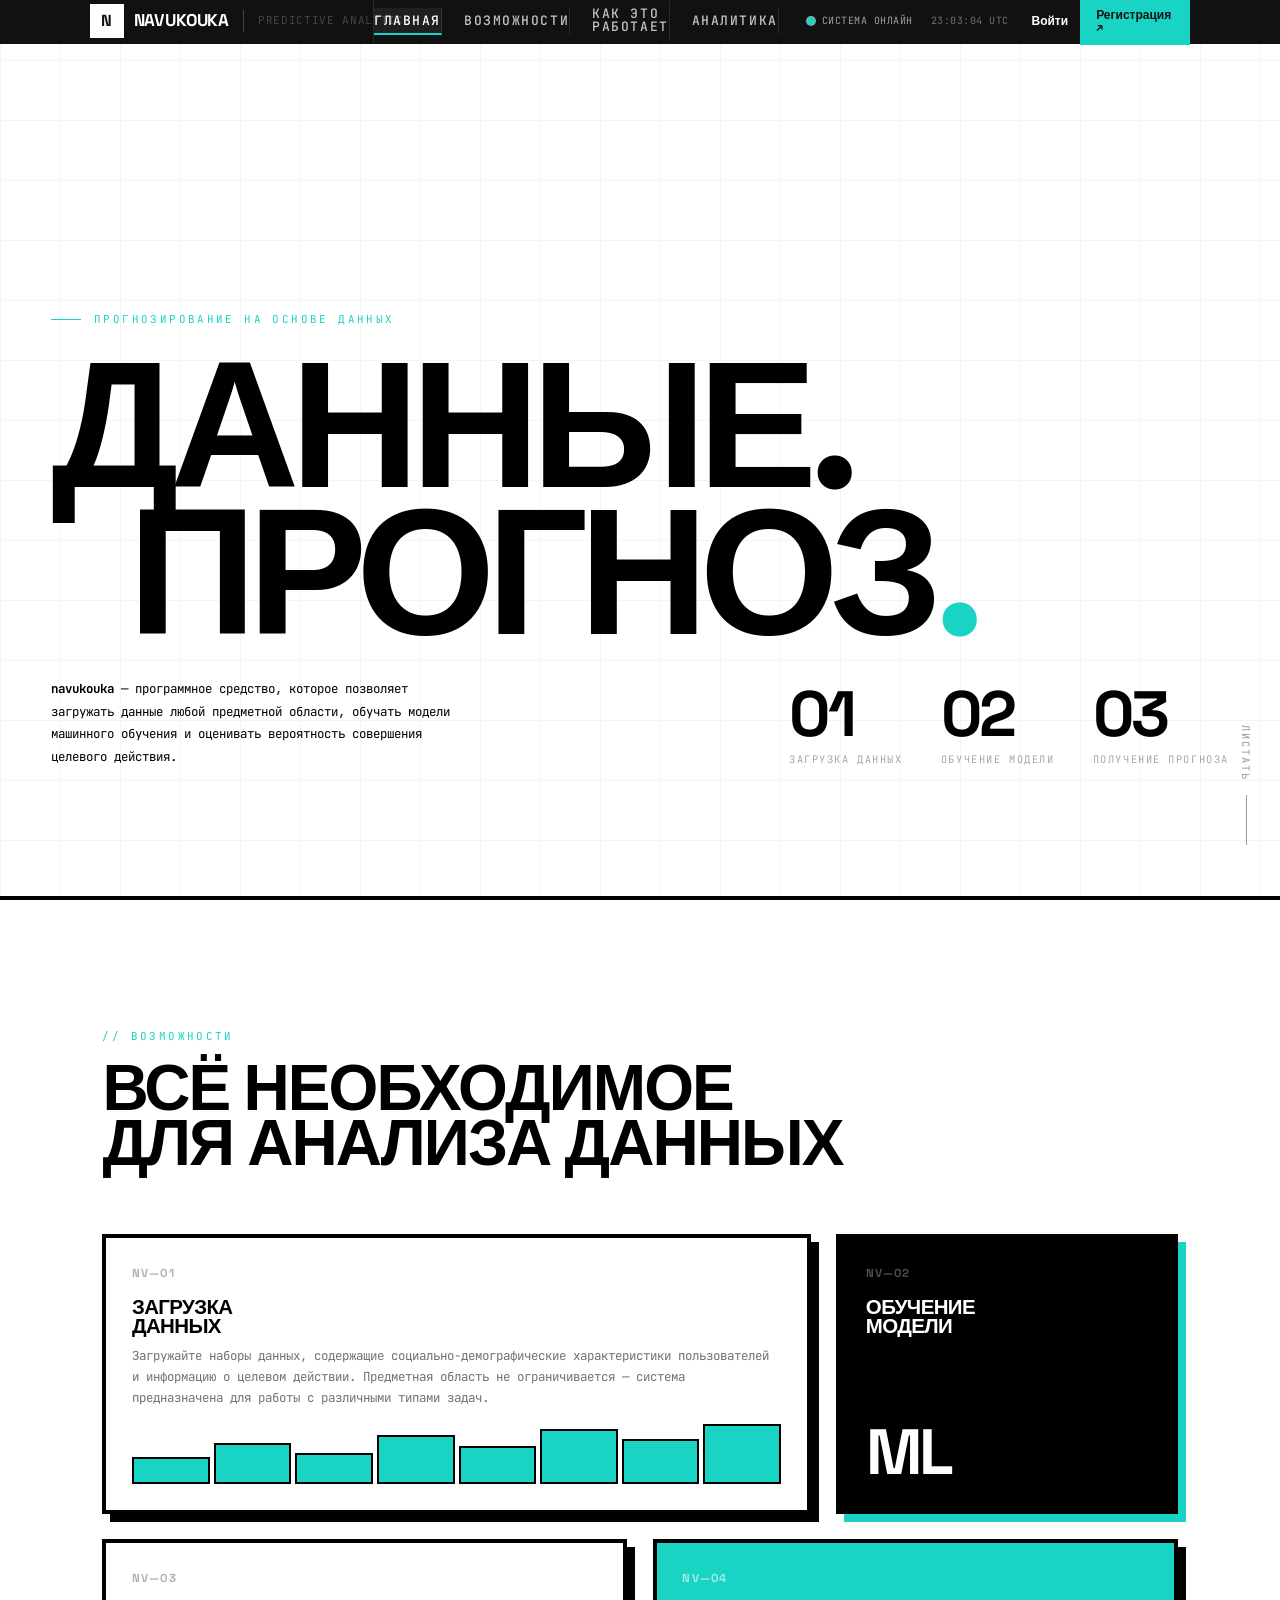
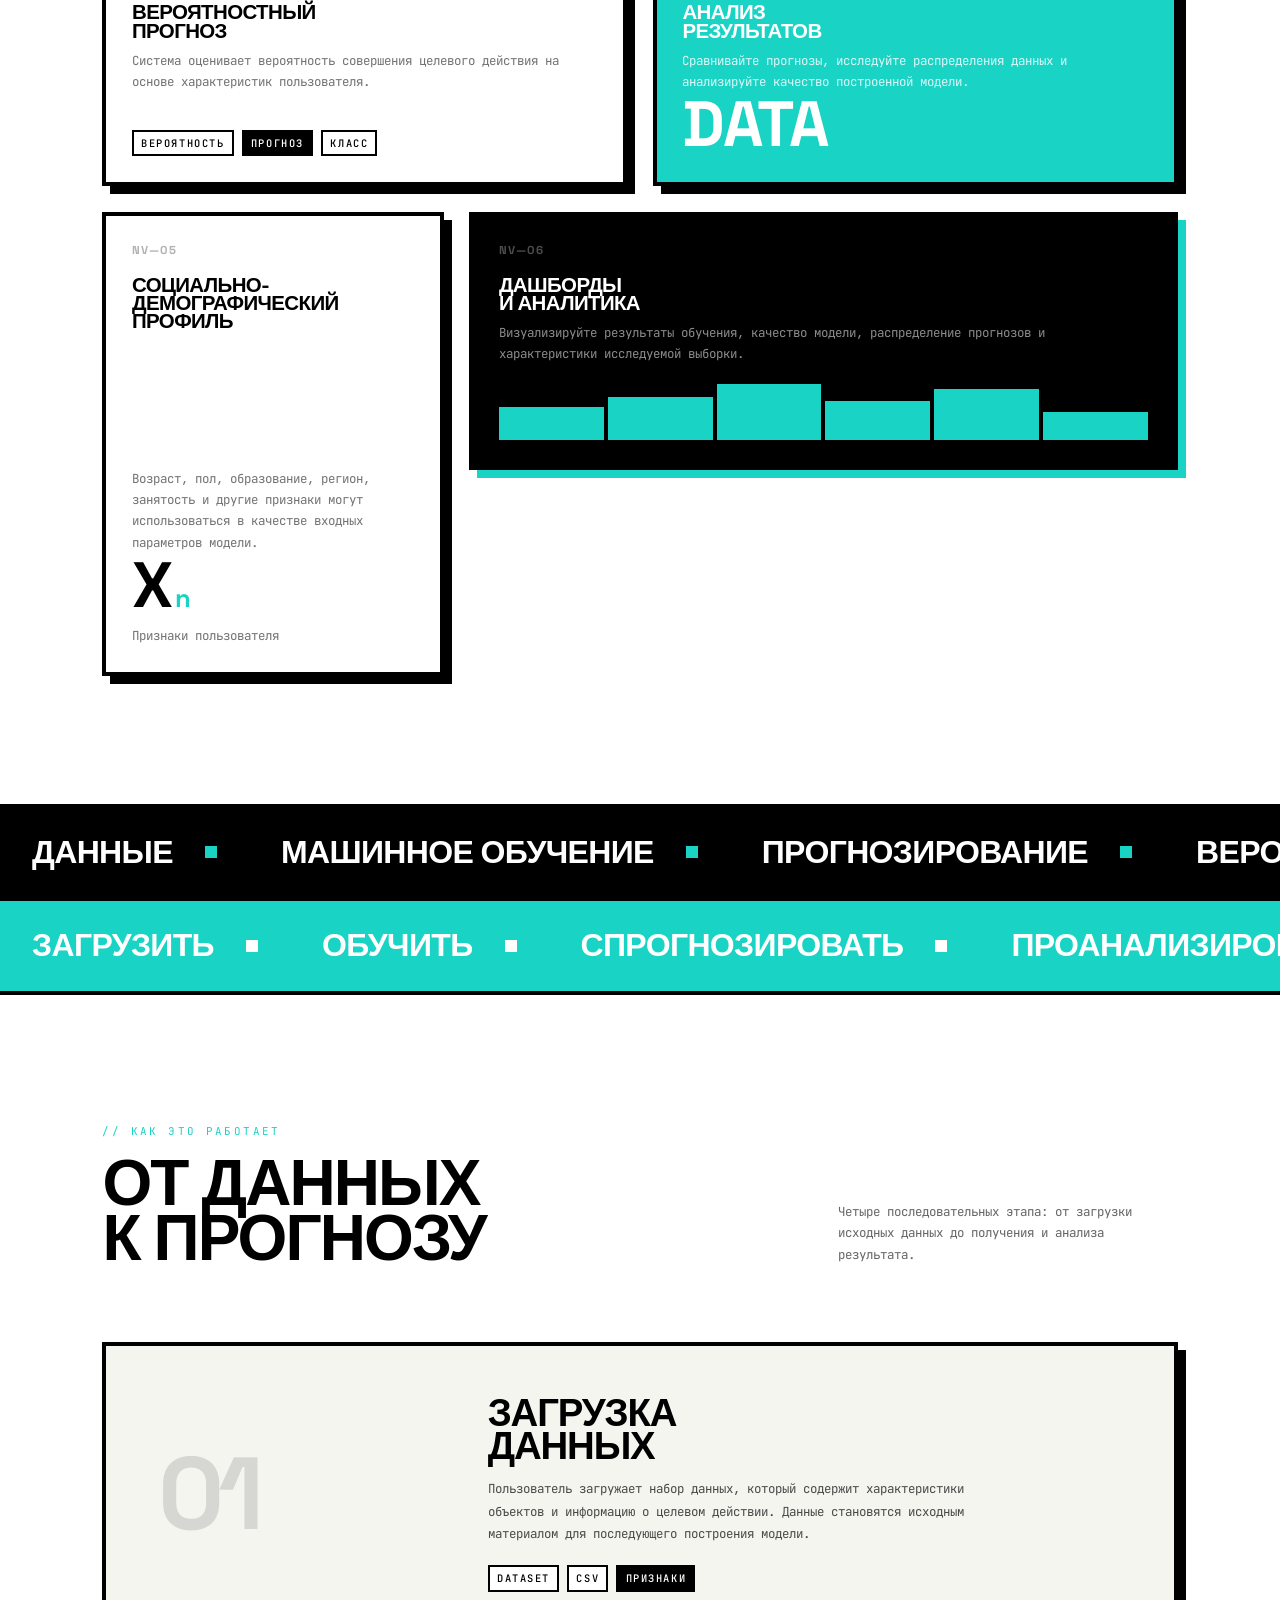
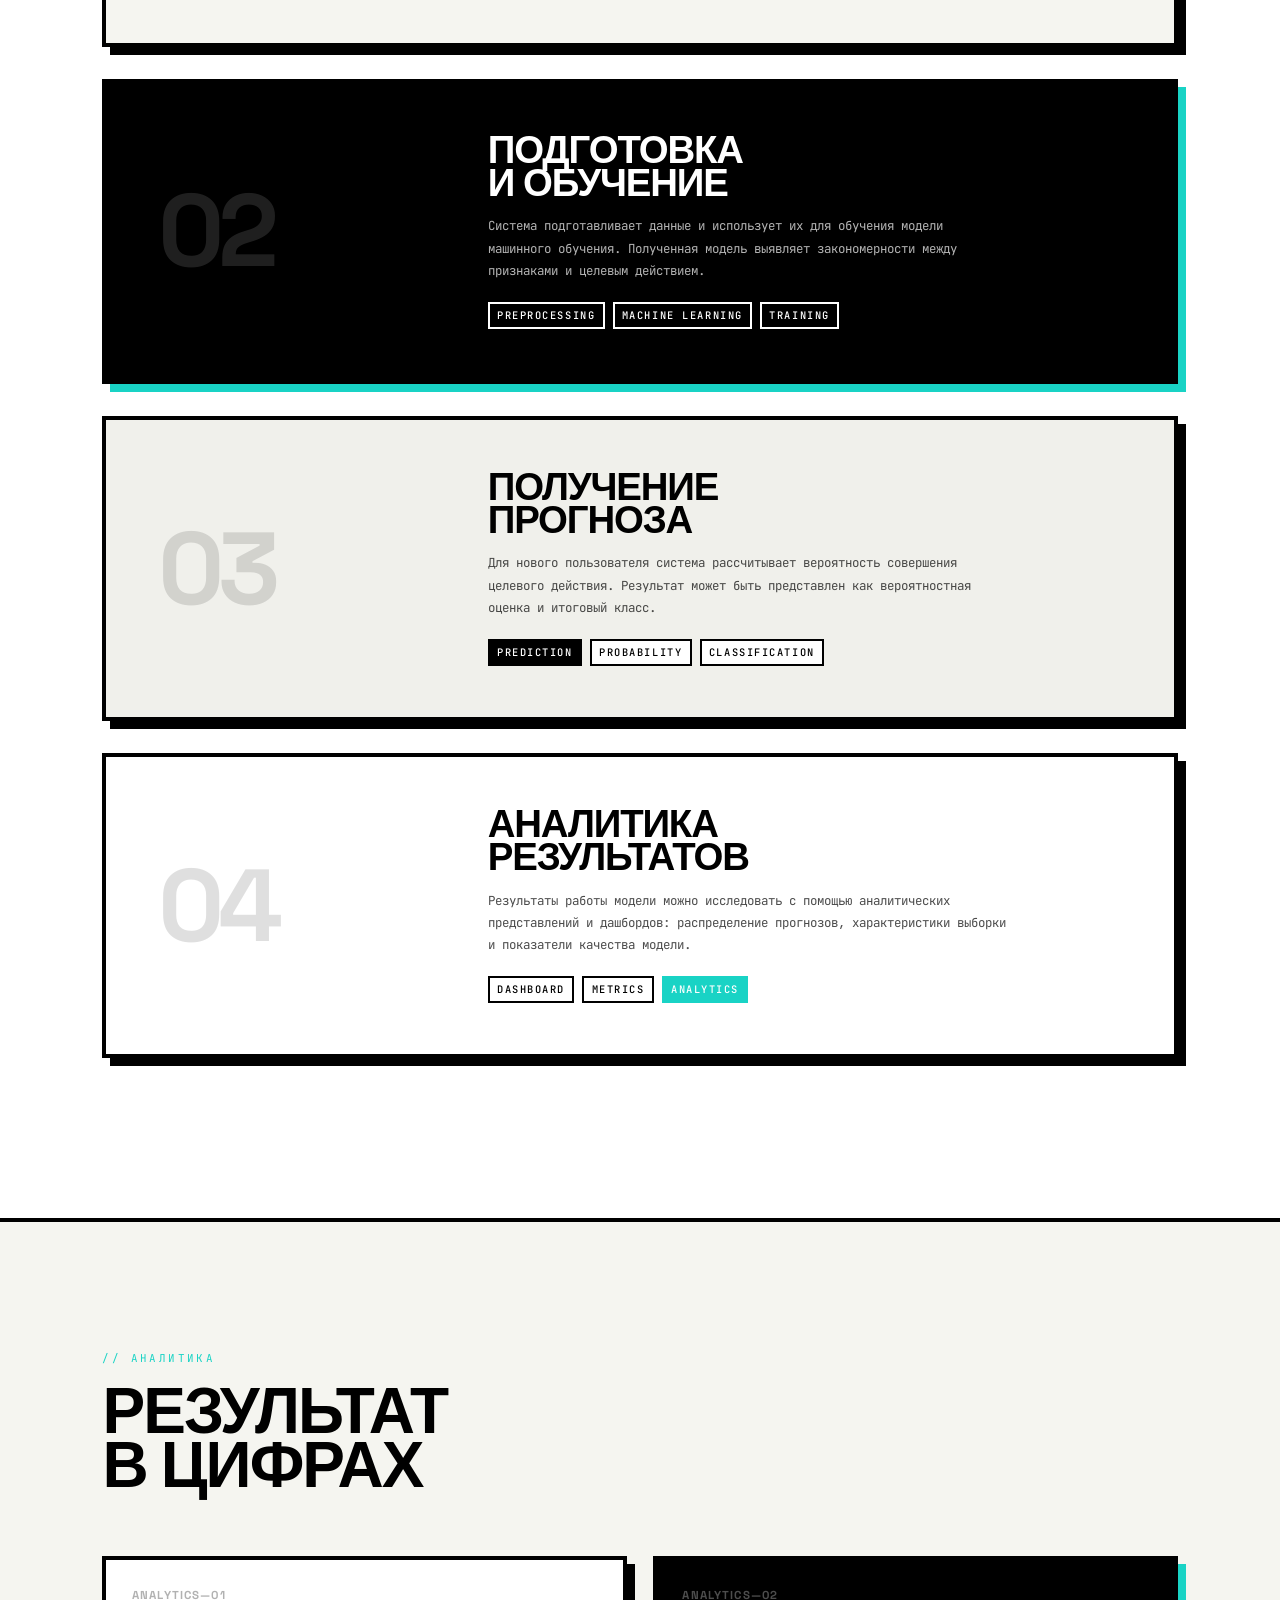
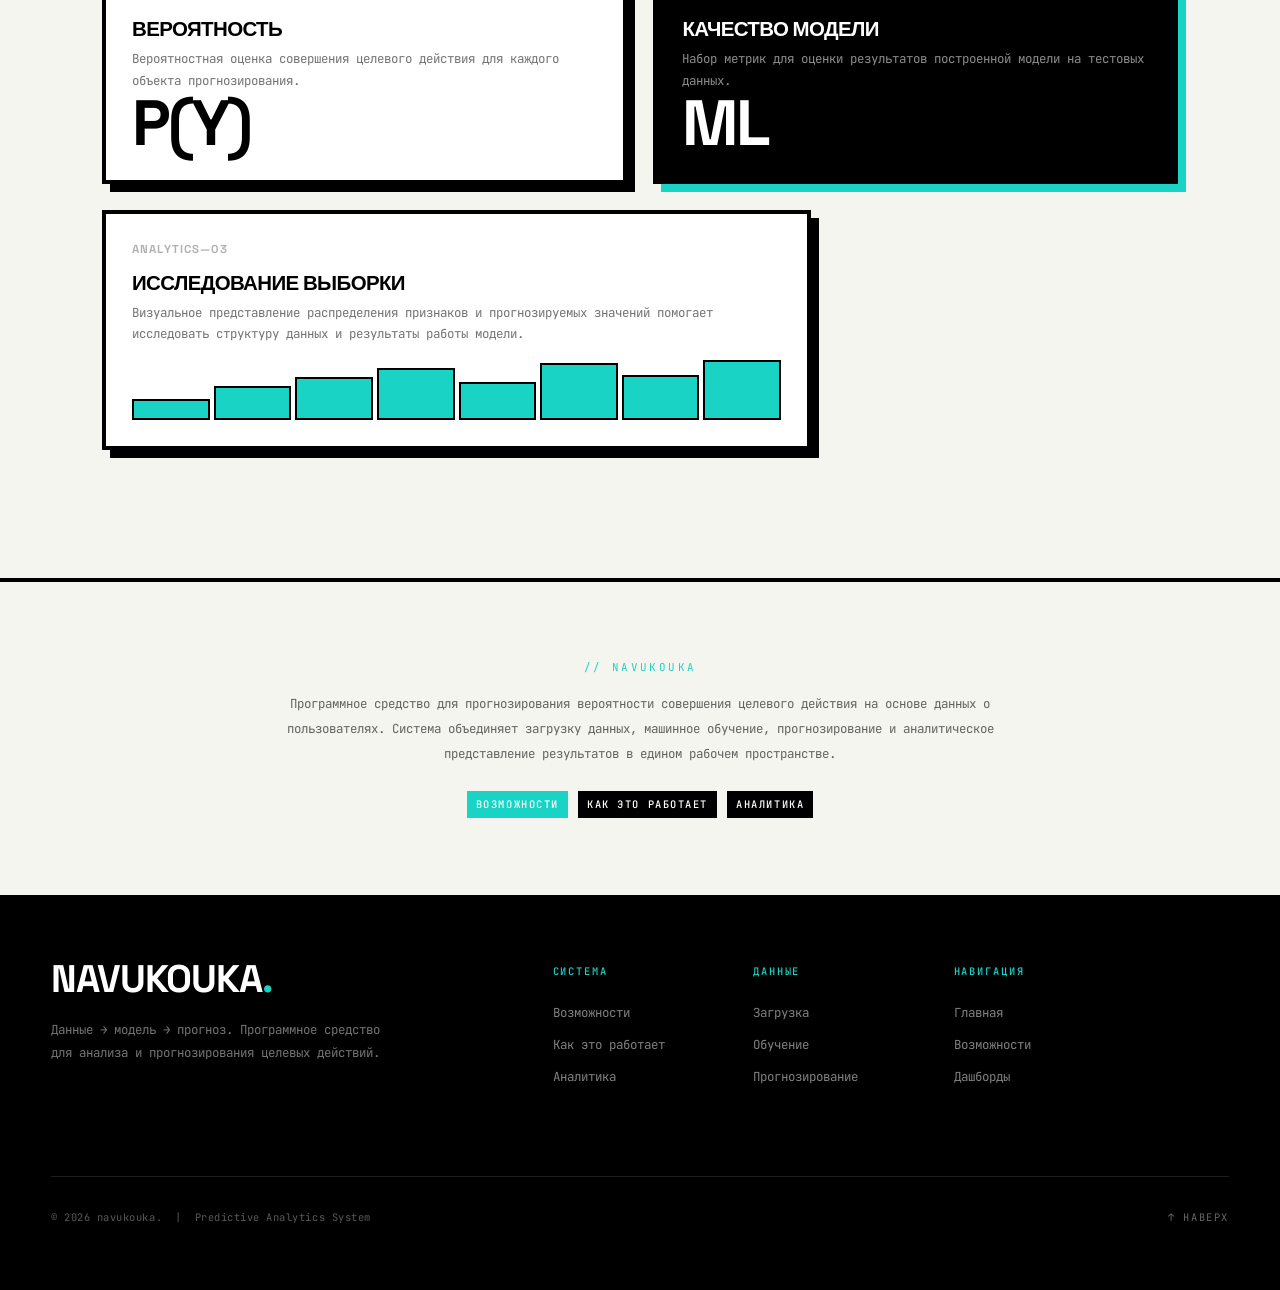
<file: frontend/index.html>
<!DOCTYPE html>
<html lang="ru">
<head>
    <meta charset="UTF-8">
    <meta name="viewport" content="width=device-width, initial-scale=1.0">

    <title>navukouka — прогнозирование целевых действий</title>

    <meta name="description"
          content="navukouka — программное средство для обучения моделей на пользовательских данных и прогнозирования вероятности совершения целевого действия.">

    <link rel="preconnect" href="https://fonts.googleapis.com">
    <link rel="preconnect" href="https://fonts.gstatic.com" crossorigin>

    <link href="https://fonts.googleapis.com/css2?family=JetBrains+Mono:wght@400;500&family=Space+Grotesk:wght@400;700&display=swap"
          rel="stylesheet">

    <link rel="stylesheet" href="css/templatemo-axis-industrial.css">
    <link rel="stylesheet" href="css/templatemo-axis-main-page.css">
</head>

<body>

<!-- =========================================================
     HEADER
========================================================= -->
<header class="header">

    <div class="header__inner">

        <div class="header__left">

            <a href="index.html" class="header__logo" aria-label="navukouka">
                <span class="header__logo-mark">N</span>
                NAVUKOUKA
            </a>

            <span class="header__sep"></span>

            <span class="header__product">
                Predictive Analytics
            </span>

        </div>


        <nav class="header__nav" id="headerNav">

            <a href="#home" class="active">Главная</a>
            <a href="#capabilities">Возможности</a>
            <a href="#process">Как это работает</a>
            <a href="#analytics">Аналитика</a>

        </nav>


        <div class="header__right">

            <div class="header__status">
                <span class="header__status-dot"></span>
                <span>Система онлайн</span>
            </div>

            <div class="header__clock" id="utcClock">
                --:--:-- UTC
            </div>

            <div class="header__auth">
                <a href="login.html">Войти</a>
                <a href="register.html">Регистрация ↗</a>
            </div>

        </div>


        <button
            class="header__burger"
            id="headerBurger"
            aria-label="Открыть меню"
            aria-expanded="false">
            <span></span>
            <span></span>
            <span></span>
        </button>

    </div>

</header>



<!-- =========================================================
     HERO
========================================================= -->

<section class="hero" id="home">

    <div
        class="hero__grid hero__grid--dense"
        aria-hidden="true">
    </div>


    <div class="hero__label reveal">
        Прогнозирование на основе данных
    </div>


    <h1 class="hero__title">

        <span class="line">
            Данные.
        </span>

        <span class="line line--indent">
            Прогноз<span class="accent-dot">.</span>
        </span>

    </h1>


    <div class="hero__bottom">

        <p class="hero__desc reveal">

            <strong>navukouka</strong> — программное средство,
            которое позволяет загружать данные любой предметной
            области, обучать модели машинного обучения и
            оценивать вероятность совершения целевого действия.

        </p>


        <div class="hero__stats reveal">

            <div>

                <div class="hero__stat-num">
                    01
                </div>

                <div class="hero__stat-label">
                    Загрузка данных
                </div>

            </div>


            <div>

                <div class="hero__stat-num">
                    02
                </div>

                <div class="hero__stat-label">
                    Обучение модели
                </div>

            </div>


            <div>

                <div class="hero__stat-num">
                    03
                </div>

                <div class="hero__stat-label">
                    Получение прогноза
                </div>

            </div>

        </div>

    </div>


    <div
        class="hero__scroll-cue"
        aria-hidden="true">

        Листать

    </div>

</section>



<!-- =========================================================
     CAPABILITIES
========================================================= -->

<section class="section" id="capabilities">

    <div class="container">

        <div class="section__header reveal">

            <div class="section__eyebrow">
                // Возможности
            </div>

            <h2 class="section__title">
                Всё необходимое<br>
                для анализа данных
            </h2>

        </div>


        <div class="bento__grid">


            <!-- CARD 01 -->

            <div class="bento-card bento-card--wide reveal">

                <div class="bento-card__number">
                    NV—01
                </div>

                <div>

                    <h3 class="bento-card__title">
                        Загрузка<br>
                        данных
                    </h3>

                    <p class="bento-card__text">

                        Загружайте наборы данных, содержащие
                        социально-демографические характеристики
                        пользователей и информацию о целевом действии.

                        Предметная область не ограничивается —
                        система предназначена для работы
                        с различными типами задач.

                    </p>

                </div>


                <div class="bar-chart">

                    <div class="bar-chart__col" style="height:45%"></div>
                    <div class="bar-chart__col" style="height:68%"></div>
                    <div class="bar-chart__col" style="height:52%"></div>
                    <div class="bar-chart__col" style="height:82%"></div>
                    <div class="bar-chart__col" style="height:63%"></div>
                    <div class="bar-chart__col" style="height:92%"></div>
                    <div class="bar-chart__col" style="height:76%"></div>
                    <div class="bar-chart__col" style="height:100%"></div>

                </div>

            </div>



            <!-- CARD 02 -->

            <div class="bento-card bento-card--narrow bento-card--dark reveal">

                <div class="bento-card__number">
                    NV—02
                </div>

                <h3 class="bento-card__title">
                    Обучение<br>
                    модели
                </h3>

                <div class="bento-card__stat">
                    ML
                </div>

            </div>



            <!-- CARD 03 -->

            <div class="bento-card bento-card--mid reveal">

                <div class="bento-card__number">
                    NV—03
                </div>

                <div>

                    <h3 class="bento-card__title">
                        Вероятностный<br>
                        прогноз
                    </h3>

                    <p class="bento-card__text">

                        Система оценивает вероятность
                        совершения целевого действия
                        на основе характеристик пользователя.

                    </p>

                </div>


                <div
                    style="
                        align-self:end;
                        display:flex;
                        flex-wrap:wrap;
                        gap:0.5rem;
                    ">

                    <span class="tag">
                        Вероятность
                    </span>

                    <span class="tag tag--filled">
                        Прогноз
                    </span>

                    <span class="tag">
                        Класс
                    </span>

                </div>

            </div>



            <!-- CARD 04 -->

            <div class="bento-card bento-card--mid bento-card--safety reveal">

                <div class="bento-card__number"
                     style="opacity:0.6">

                    NV—04

                </div>

                <h3 class="bento-card__title">

                    Анализ<br>
                    результатов

                </h3>

                <p class="bento-card__text"
                   style="opacity:0.85">

                    Сравнивайте прогнозы,
                    исследуйте распределения данных
                    и анализируйте качество построенной модели.

                </p>

                <div class="bento-card__stat">
                    DATA
                </div>

            </div>



            <!-- CARD 05 -->

            <div class="bento-card bento-card--narrow bento-card--tall reveal">

                <div class="bento-card__number">
                    NV—05
                </div>

                <h3 class="bento-card__title">

                    Социально-<br>
                    демографический<br>
                    профиль

                </h3>

                <p class="bento-card__text">

                    Возраст, пол, образование,
                    регион, занятость и другие
                    признаки могут использоваться
                    в качестве входных параметров модели.

                </p>


                <div style="align-self:end">

                    <div class="bento-card__stat">

                        X<span class="accent"
                              style="font-size:0.4em">
                            n
                        </span>

                    </div>

                    <div
                        class="bento-card__text"
                        style="margin-top:0.5rem">

                        Признаки пользователя

                    </div>

                </div>

            </div>



            <!-- CARD 06 -->

            <div class="bento-card bento-card--wide bento-card--dark reveal">

                <div class="bento-card__number">
                    NV—06
                </div>

                <div>

                    <h3 class="bento-card__title">

                        Дашборды<br>
                        и аналитика

                    </h3>

                    <p class="bento-card__text"
                       style="opacity:0.55">

                        Визуализируйте результаты обучения,
                        качество модели, распределение прогнозов
                        и характеристики исследуемой выборки.

                    </p>

                </div>


                <div class="bar-chart">

                    <div class="bar-chart__col" style="height:55%"></div>
                    <div class="bar-chart__col" style="height:72%"></div>
                    <div class="bar-chart__col" style="height:94%"></div>
                    <div class="bar-chart__col" style="height:65%"></div>
                    <div class="bar-chart__col" style="height:86%"></div>
                    <div class="bar-chart__col" style="height:48%"></div>

                </div>

            </div>

        </div>

    </div>

</section>



<!-- =========================================================
     TICKER
========================================================= -->

<div class="ticker" aria-hidden="true">

    <div class="ticker__track">

        <span class="ticker__item">
            Данные
        </span>

        <span class="ticker__item">
            Машинное обучение
        </span>

        <span class="ticker__item">
            Прогнозирование
        </span>

        <span class="ticker__item">
            Вероятность
        </span>

        <span class="ticker__item">
            Аналитика
        </span>

        <span class="ticker__item">
            Дашборды
        </span>

        <span class="ticker__item">
            Профили пользователей
        </span>

        <span class="ticker__item">
            Целевое действие
        </span>


        <!-- повтор для бесконечной анимации -->

        <span class="ticker__item">
            Данные
        </span>

        <span class="ticker__item">
            Машинное обучение
        </span>

        <span class="ticker__item">
            Прогнозирование
        </span>

        <span class="ticker__item">
            Вероятность
        </span>

        <span class="ticker__item">
            Аналитика
        </span>

        <span class="ticker__item">
            Дашборды
        </span>

        <span class="ticker__item">
            Профили пользователей
        </span>

        <span class="ticker__item">
            Целевое действие
        </span>

    </div>

</div>



<!-- =========================================================
     SECOND TICKER
========================================================= -->

<div
    class="ticker ticker--reverse ticker--safety"
    aria-hidden="true">

    <div class="ticker__track">

        <span class="ticker__item">
            Загрузить
        </span>

        <span class="ticker__item">
            Обучить
        </span>

        <span class="ticker__item">
            Спрогнозировать
        </span>

        <span class="ticker__item">
            Проанализировать
        </span>

        <span class="ticker__item">
            Загрузить
        </span>

        <span class="ticker__item">
            Обучить
        </span>

        <span class="ticker__item">
            Спрогнозировать
        </span>

        <span class="ticker__item">
            Проанализировать
        </span>

    </div>

</div>



<!-- =========================================================
     PROCESS
========================================================= -->

<section class="section" id="process">

    <div class="container">

        <div class="stack__header reveal">

            <div>

                <div class="section__eyebrow">
                    // Как это работает
                </div>

                <h2 class="section__title">
                    От данных<br>
                    к прогнозу
                </h2>

            </div>


            <p class="stack__subtitle">

                Четыре последовательных этапа:
                от загрузки исходных данных
                до получения и анализа результата.

            </p>

        </div>



        <!-- STEP 01 -->

        <article class="stack__card reveal">

            <div class="stack__card-left">

                <div class="stack__card-step">
                    01
                </div>

            </div>


            <div class="stack__card-right">

                <h3 class="stack__card-title">

                    Загрузка<br>
                    данных

                </h3>

                <p class="stack__card-text">

                    Пользователь загружает набор данных,
                    который содержит характеристики объектов
                    и информацию о целевом действии.

                    Данные становятся исходным материалом
                    для последующего построения модели.

                </p>


                <div class="stack__card-tags">

                    <span class="tag">
                        Dataset
                    </span>

                    <span class="tag">
                        CSV
                    </span>

                    <span class="tag tag--filled">
                        Признаки
                    </span>

                </div>

            </div>

        </article>



        <!-- STEP 02 -->

        <article class="stack__card reveal">

            <div class="stack__card-left">

                <div class="stack__card-step">
                    02
                </div>

            </div>


            <div class="stack__card-right">

                <h3 class="stack__card-title">

                    Подготовка<br>
                    и обучение

                </h3>

                <p class="stack__card-text">

                    Система подготавливает данные
                    и использует их для обучения
                    модели машинного обучения.

                    Полученная модель выявляет закономерности
                    между признаками и целевым действием.

                </p>


                <div class="stack__card-tags">

                    <span class="tag">
                        Preprocessing
                    </span>

                    <span class="tag tag--safety">
                        Machine Learning
                    </span>

                    <span class="tag">
                        Training
                    </span>

                </div>

            </div>

        </article>



        <!-- STEP 03 -->

        <article class="stack__card reveal">

            <div class="stack__card-left">

                <div class="stack__card-step">
                    03
                </div>

            </div>


            <div class="stack__card-right">

                <h3 class="stack__card-title">

                    Получение<br>
                    прогноза

                </h3>

                <p class="stack__card-text">

                    Для нового пользователя система
                    рассчитывает вероятность совершения
                    целевого действия.

                    Результат может быть представлен
                    как вероятностная оценка и итоговый класс.

                </p>


                <div class="stack__card-tags">

                    <span class="tag tag--filled">
                        Prediction
                    </span>

                    <span class="tag">
                        Probability
                    </span>

                    <span class="tag">
                        Classification
                    </span>

                </div>

            </div>

        </article>



        <!-- STEP 04 -->

        <article class="stack__card reveal">

            <div class="stack__card-left">

                <div class="stack__card-step">
                    04
                </div>

            </div>


            <div class="stack__card-right">

                <h3 class="stack__card-title">

                    Аналитика<br>
                    результатов

                </h3>

                <p class="stack__card-text">

                    Результаты работы модели можно
                    исследовать с помощью аналитических
                    представлений и дашбордов:
                    распределение прогнозов, характеристики
                    выборки и показатели качества модели.

                </p>


                <div class="stack__card-tags">

                    <span class="tag">
                        Dashboard
                    </span>

                    <span class="tag">
                        Metrics
                    </span>

                    <span class="tag tag--safety">
                        Analytics
                    </span>

                </div>

            </div>

        </article>

    </div>

</section>



<!-- =========================================================
     ANALYTICS
========================================================= -->

<section class="section section--surface" id="analytics">

    <div class="container">

        <div class="section__header reveal">

            <div class="section__eyebrow">
                // Аналитика
            </div>

            <h2 class="section__title">
                Результат<br>
                в цифрах
            </h2>

        </div>


        <div class="bento__grid">


            <div class="bento-card bento-card--mid reveal">

                <div class="bento-card__number">
                    ANALYTICS—01
                </div>

                <h3 class="bento-card__title">
                    Вероятность
                </h3>

                <p class="bento-card__text">

                    Вероятностная оценка совершения
                    целевого действия для каждого объекта
                    прогнозирования.

                </p>

                <div class="bento-card__stat">
                    P(Y)
                </div>

            </div>


            <div class="bento-card bento-card--mid bento-card--dark reveal">

                <div class="bento-card__number">
                    ANALYTICS—02
                </div>

                <h3 class="bento-card__title">
                    Качество
                    модели
                </h3>

                <p class="bento-card__text"
                   style="opacity:0.55">

                    Набор метрик для оценки результатов
                    построенной модели на тестовых данных.

                </p>

                <div class="bento-card__stat">
                    ML
                </div>

            </div>


            <div class="bento-card bento-card--wide reveal">

                <div class="bento-card__number">
                    ANALYTICS—03
                </div>

                <div>

                    <h3 class="bento-card__title">
                        Исследование
                        выборки
                    </h3>

                    <p class="bento-card__text">

                        Визуальное представление распределения
                        признаков и прогнозируемых значений
                        помогает исследовать структуру данных
                        и результаты работы модели.

                    </p>

                </div>


                <div class="bar-chart">

                    <div class="bar-chart__col" style="height:35%"></div>
                    <div class="bar-chart__col" style="height:58%"></div>
                    <div class="bar-chart__col" style="height:72%"></div>
                    <div class="bar-chart__col" style="height:88%"></div>
                    <div class="bar-chart__col" style="height:64%"></div>
                    <div class="bar-chart__col" style="height:95%"></div>
                    <div class="bar-chart__col" style="height:76%"></div>
                    <div class="bar-chart__col" style="height:100%"></div>

                </div>

            </div>

        </div>

    </div>

</section>



<!-- =========================================================
     ABOUT
========================================================= -->

<section class="about">

    <div class="about__inner">

        <div class="section__eyebrow">
            // navukouka
        </div>

        <p class="about__text">

            Программное средство для прогнозирования
            вероятности совершения целевого действия
            на основе данных о пользователях.

            Система объединяет загрузку данных,
            машинное обучение, прогнозирование
            и аналитическое представление результатов
            в едином рабочем пространстве.

        </p>


        <div class="about__links">

            <a href="#capabilities"
               class="tag tag--safety">

                Возможности

            </a>

            <a href="#process"
               class="tag tag--filled">

                Как это работает

            </a>

            <a href="#analytics"
               class="tag tag--filled">

                Аналитика

            </a>

        </div>

    </div>

</section>



<!-- =========================================================
     FOOTER
========================================================= -->

<footer class="footer">

    <div class="footer__inner">

        <div class="footer__top">


            <div class="footer__brand">

                <h2 class="font-display footer__brand-name">

                    navukouka<span class="accent">.</span>

                </h2>

                <p class="footer__brand-desc">

                    Данные → модель → прогноз.
                    Программное средство для анализа
                    и прогнозирования целевых действий.

                </p>

            </div>



            <div class="footer__col">

                <div class="footer__col-title">
                    Система
                </div>

                <a href="#capabilities">
                    Возможности
                </a>

                <a href="#process">
                    Как это работает
                </a>

                <a href="#analytics">
                    Аналитика
                </a>

            </div>



            <div class="footer__col">

                <div class="footer__col-title">
                    Данные
                </div>

                <a href="#">
                    Загрузка
                </a>

                <a href="#">
                    Обучение
                </a>

                <a href="#">
                    Прогнозирование
                </a>

            </div>



            <div class="footer__col">

                <div class="footer__col-title">
                    Навигация
                </div>

                <a href="#home">
                    Главная
                </a>

                <a href="#capabilities">
                    Возможности
                </a>

                <a href="#analytics">
                    Дашборды
                </a>

            </div>

        </div>



        <div class="footer__bottom">

            <span class="footer__copy">

                © 2026 navukouka.
                &nbsp;|&nbsp;
                Predictive Analytics System

            </span>


            <button
                class="footer__back-top"
                id="backToTop"
                aria-label="Вернуться наверх">

                ↑ Наверх

            </button>

        </div>

    </div>

</footer>



<!-- =========================================================
     JAVASCRIPT
========================================================= -->

<script src="js/templatemo-axis-script.js"></script>

</body>
</html>
</file>
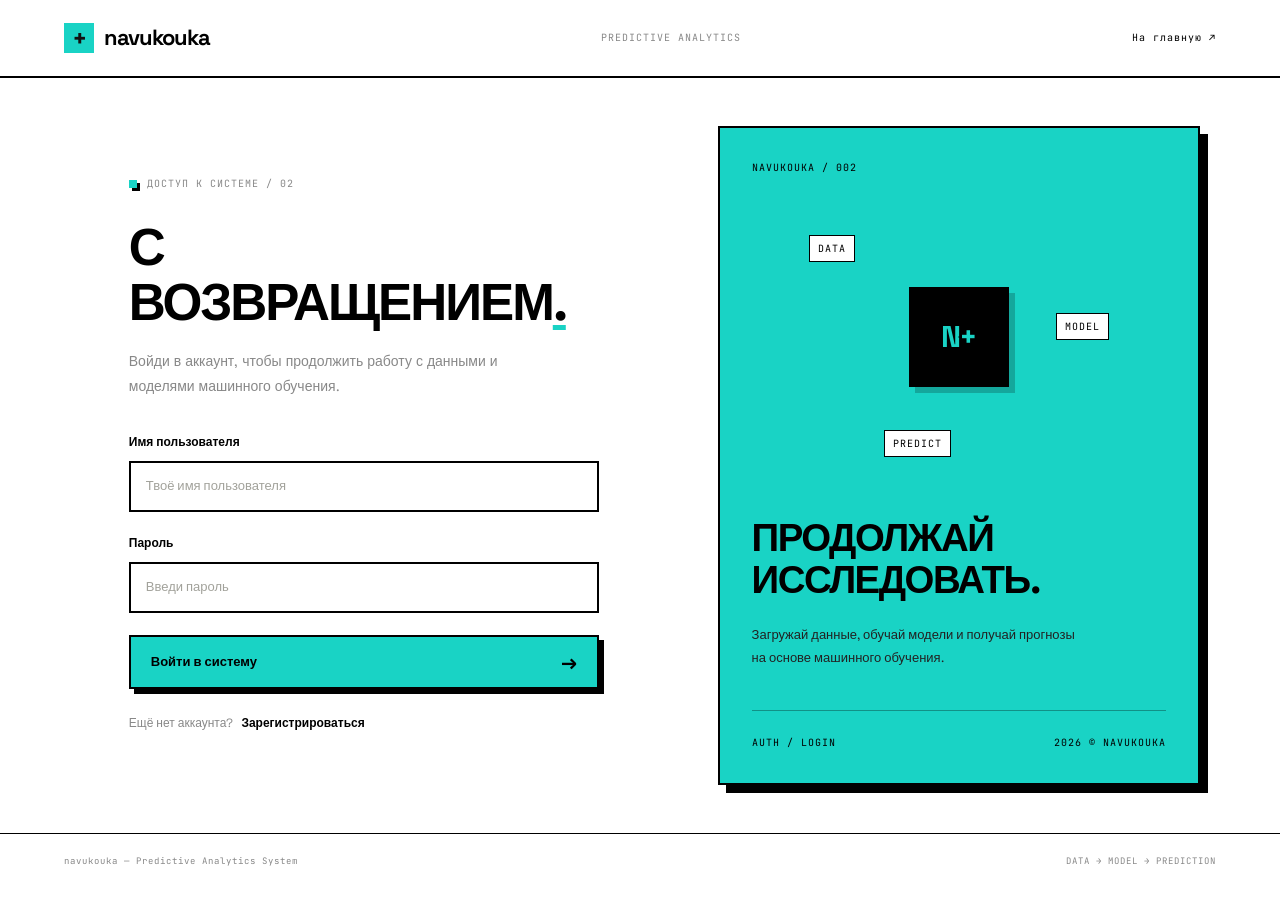
<file: frontend/history.html>
<!DOCTYPE html>
<html lang="ru">
<head>
    <meta charset="UTF-8">
    <meta name="viewport" content="width=device-width, initial-scale=1.0">

    <title>История прогнозов — Navukouka</title>

    <link rel="preconnect" href="https://fonts.googleapis.com">
    <link rel="preconnect" href="https://fonts.gstatic.com" crossorigin>
    <link href="https://fonts.googleapis.com/css2?family=Space+Grotesk:wght@400;500;600;700&family=JetBrains+Mono:wght@400;500;600&display=swap" rel="stylesheet">

    <link rel="stylesheet" href="css/templatemo-axis-industrial.css">
    <link rel="stylesheet" href="css/train.css">
    <link rel="stylesheet" href="css/history.css">

    <script src="js/history.js" defer></script>
</head>

<body class="train-page history-page">

<header class="train-header">
    <a class="train-logo" href="index.html">
        <span class="train-logo-mark">N</span>
        NAVUKOUKA
    </a>

    <nav class="train-nav">
        <a href="index.html">Главная</a>
        <a href="train.html">Обучение модели</a>
        <a href="predict.html">Прогнозирование</a>
        <a href="models.html">Мои модели</a>
        <a href="history.html" class="active">История прогнозов</a>
        <a href="analytics.html">Аналитика</a>
        <button
            type="button"
            id="logoutButton"
            class="logout-button"
            hidden
        >
            Выйти
        </button>

        <a href="login.html" id="authLink">Войти</a>
    </nav>
</header>

<main class="train-container history-container">

    <section class="train-intro history-intro">
        <div>
            <p class="eyebrow">NAVUKOUKA / PREDICTION LOG</p>
            <h1>История <span>прогнозов.</span></h1>
            <p class="intro-description">
                Журнал выполненных прогнозов: результаты, вероятности,
                использованные версии моделей и исходные данные.
            </p>
        </div>

        <div class="intro-number" aria-hidden="true">04</div>
    </section>

    <section class="history-toolbar">
        <div>
            <p class="eyebrow">YOUR WORKSPACE</p>
            <h2>Журнал событий</h2>
            <p id="historyDescription">
                Загружаем историю прогнозов...
            </p>
        </div>

        <button
            id="refreshHistory"
            class="history-refresh-button"
            type="button"
        >
            <span aria-hidden="true">↻</span>
            Обновить журнал
        </button>
    </section>

    <section class="history-stats" aria-label="Статистика истории">
        <article class="history-stat">
            <span class="history-stat-label">Всего записей</span>
            <strong id="totalHistory">—</strong>
            <span class="history-stat-caption">В истории аккаунта</span>
        </article>

        <article class="history-stat">
            <span class="history-stat-label">На этой странице</span>
            <strong id="visibleHistory">—</strong>
            <span class="history-stat-caption">После фильтрации</span>
        </article>

        <article class="history-stat history-stat-accent">
            <span class="history-stat-label">Пакетные прогнозы</span>
            <strong id="batchHistory">—</strong>
            <span class="history-stat-caption">На текущей странице</span>
        </article>
    </section>

    <div
        id="historyMessage"
        class="history-message"
        role="status"
        aria-live="polite"
    >
        Загружаем журнал...
    </div>

    <section class="history-panel" aria-label="Журнал прогнозов">

        <div class="history-filters">
            <label class="history-search">
                <span>Поиск по журналу</span>
                <input
                    type="search"
                    id="historySearch"
                    placeholder="ID, модель, дата или входные данные..."
                    autocomplete="off"
                >
            </label>

            <label class="history-filter">
                <span>Тип записи</span>
                <select id="typeFilter">
                    <option value="all">Все прогнозы</option>
                    <option value="single">Одиночные</option>
                    <option value="batch">Пакетные</option>
                </select>
            </label>

            <label class="history-filter">
                <span>Результат</span>
                <select id="predictionFilter">
                    <option value="all">Все классы</option>
                    <option value="1">Класс 1</option>
                    <option value="0">Класс 0</option>
                </select>
            </label>

            <label class="history-filter">
                <span>На странице</span>
                <select id="pageSize">
                    <option value="20">20 записей</option>
                    <option value="50" selected>50 записей</option>
                    <option value="100">100 записей</option>
                </select>
            </label>
        </div>

        <div class="history-table-wrap">
            <table class="history-table">
                <thead>
                    <tr>
                        <th scope="col">Запись</th>
                        <th scope="col">Дата и время</th>
                        <th scope="col">Тип</th>
                        <th scope="col">Результат</th>
                        <th scope="col">Вероятность</th>
                        <th scope="col">Версия модели</th>
                        <th scope="col">
                            <span class="visually-hidden">Подробности</span>
                        </th>
                    </tr>
                </thead>

                <tbody id="historyTableBody">
                    <tr>
                        <td colspan="7" class="history-table-placeholder">
                            Загружаем записи...
                        </td>
                    </tr>
                </tbody>
            </table>
        </div>

        <div class="history-table-footer">
            <span id="pageDescription">Страница 1</span>

            <div class="history-pagination">
                <button
                    id="previousPage"
                    class="history-page-button"
                    type="button"
                    disabled
                >
                    ← Назад
                </button>

                <button
                    id="nextPage"
                    class="history-page-button"
                    type="button"
                    disabled
                >
                    Далее →
                </button>
            </div>
        </div>
    </section>

    <section id="historyEmpty" class="history-empty" hidden>
        <div class="history-empty-icon" aria-hidden="true">⌁</div>
        <h2>Записей пока нет.</h2>
        <p id="emptyDescription">
            Выполни первый прогноз — и он появится в журнале.
        </p>
        <a class="history-primary-link" href="predict.html">
            Перейти к прогнозированию <span aria-hidden="true">↗</span>
        </a>
    </section>

    <footer class="train-footer">
        <span>NAVUKOUKA / PREDICTION LOG</span>
        <a href="predict.html">Создать прогноз ↗</a>
    </footer>

</main>

</body>
</html>
</file>
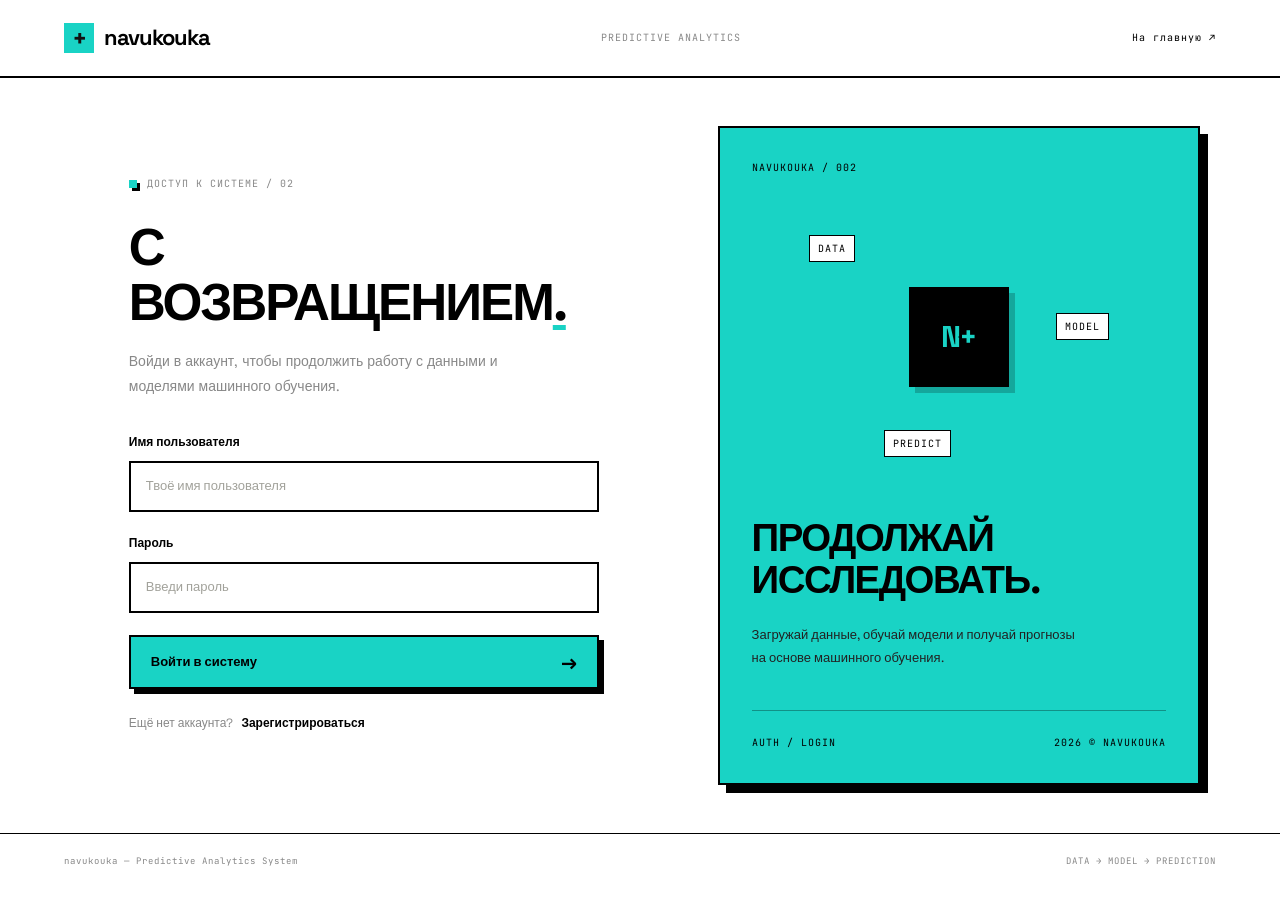
<file: frontend/login.html>
<!DOCTYPE html>
<html lang="ru">
<head>
    <meta charset="UTF-8">
    <meta name="viewport" content="width=device-width, initial-scale=1.0">

    <title>Вход — navukouka</title>
    <meta name="description" content="Вход в систему navukouka Predictive Analytics.">

    <link rel="preconnect" href="https://fonts.googleapis.com">
    <link rel="preconnect" href="https://fonts.gstatic.com" crossorigin>
    <link href="https://fonts.googleapis.com/css2?family=JetBrains+Mono:wght@400;500&family=Space+Grotesk:wght@400;500;600;700&display=swap"
          rel="stylesheet">

    <link rel="stylesheet" href="css/templatemo-axis-industrial.css">
    <link rel="stylesheet" href="css/auth.css">

    <script src="js/auth.js" defer></script>
</head>
<body class="auth-page">

    <header class="auth-header">
        <a class="auth-logo" href="index.html">
            <span class="auth-logo-mark">+</span>
            navukouka
        </a>
        <span class="auth-product">PREDICTIVE ANALYTICS</span>
        <a class="auth-home" href="index.html">На главную ↗</a>
    </header>

    <main class="auth-main">
        <section class="auth-panel">
            <div class="auth-eyebrow">
                <span class="auth-dot"></span>
                ДОСТУП К СИСТЕМЕ / 02
            </div>

            <h1>С возвращением<span>.</span></h1>

            <p class="auth-description">
                Войди в аккаунт, чтобы продолжить работу
                с данными и моделями машинного обучения.
            </p>

            <form id="loginForm" class="auth-form" novalidate>
                <label for="username">Имя пользователя</label>
                <input
                    id="username"
                    name="username"
                    type="text"
                    placeholder="Твоё имя пользователя"
                    minlength="3"
                    maxlength="100"
                    autocomplete="username"
                    required
                >

                <label for="password">Пароль</label>
                <input
                    id="password"
                    name="password"
                    type="password"
                    placeholder="Введи пароль"
                    maxlength="128"
                    autocomplete="current-password"
                    required
                >

                <p id="authMessage" class="auth-message"
                   role="alert" aria-live="polite"></p>

                <button class="auth-submit" type="submit">
                    Войти в систему <span>→</span>
                </button>
            </form>

            <div class="auth-switch">
                Ещё нет аккаунта?
                <a href="register.html">Зарегистрироваться</a>
            </div>
        </section>

        <aside class="auth-aside">
            <span class="aside-index">NAVUKOUKA / 002</span>
            <div class="aside-graphic" aria-hidden="true">
                <div class="graphic-ring ring-one"></div>
                <div class="graphic-ring ring-two"></div>
                <div class="graphic-core">N+</div>
                <span class="graphic-label label-one">DATA</span>
                <span class="graphic-label label-two">MODEL</span>
                <span class="graphic-label label-three">PREDICT</span>
            </div>
            <h2>Продолжай<br>исследовать.</h2>
            <p>Загружай данные, обучай модели и получай прогнозы на основе машинного обучения.</p>
            <div class="aside-footer">
                <span>AUTH / LOGIN</span>
                <span>2026 © NAVUKOUKA</span>
            </div>
        </aside>
    </main>

    <footer class="auth-footer">
        <span>navukouka — Predictive Analytics System</span>
        <span>DATA → MODEL → PREDICTION</span>
    </footer>

</body>
</html>
</file>
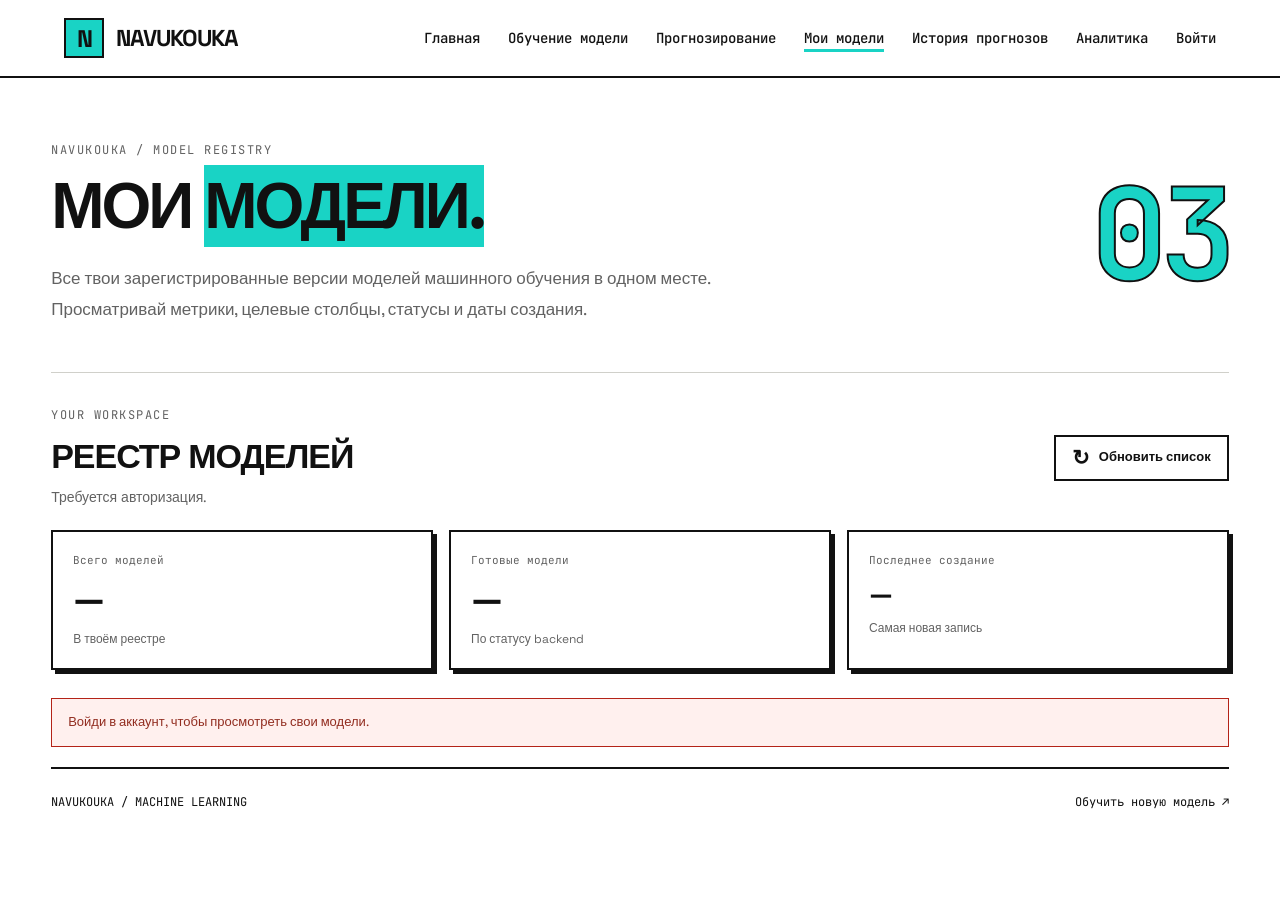
<file: frontend/models.html>
<!DOCTYPE html>
<html lang="ru">
<head>
    <meta charset="UTF-8">
    <meta name="viewport" content="width=device-width, initial-scale=1.0">

    <title>Мои модели — Navukouka</title>

    <link rel="preconnect" href="https://fonts.googleapis.com">
    <link rel="preconnect" href="https://fonts.gstatic.com" crossorigin>
    <link href="https://fonts.googleapis.com/css2?family=Space+Grotesk:wght@400;500;600;700&family=JetBrains+Mono:wght@400;500;600&display=swap" rel="stylesheet">

    <link rel="stylesheet" href="css/templatemo-axis-industrial.css">
    <link rel="stylesheet" href="css/train.css">
    <link rel="stylesheet" href="css/models.css">

    <script src="js/models.js" defer></script>
</head>

<body class="train-page models-page">

<header class="train-header">
    <a class="train-logo" href="index.html">
        <span class="train-logo-mark">N</span>
        NAVUKOUKA
    </a>

    <nav class="train-nav">
        <a href="index.html">Главная</a>
        <a href="train.html">Обучение модели</a>
        <a href="predict.html">Прогнозирование</a>
        <a href="models.html" class="active">Мои модели</a>
        <a href="history.html">История прогнозов</a>
        <a href="analytics.html">Аналитика</a>

        <button
            type="button"
            id="logoutButton"
            class="logout-button"
            hidden
        >
            Выйти
        </button>
        <a href="login.html" id="authLink">Войти</a>
    </nav>
</header>

<main class="train-container models-container">

    <section class="train-intro models-intro">
        <div>
            <p class="eyebrow">NAVUKOUKA / MODEL REGISTRY</p>
            <h1>Мои <span>модели.</span></h1>
            <p class="intro-description">
                Все твои зарегистрированные версии моделей машинного обучения
                в одном месте. Просматривай метрики, целевые столбцы,
                статусы и даты создания.
            </p>
        </div>

        <div class="intro-number" aria-hidden="true">03</div>
    </section>

    <section class="models-toolbar">
        <div>
            <p class="eyebrow">YOUR WORKSPACE</p>
            <h2>Реестр моделей</h2>
            <p id="modelsDescription">
                Загружаем твои модели...
            </p>
        </div>

        <button
            id="refreshModels"
            class="models-refresh-button"
            type="button"
        >
            <span aria-hidden="true">↻</span>
            Обновить список
        </button>
    </section>

    <section class="models-stats" aria-label="Статистика моделей">
        <article class="models-stat-card">
            <span class="models-stat-label">Всего моделей</span>
            <strong id="totalModels">—</strong>
            <span class="models-stat-caption">В твоём реестре</span>
        </article>

        <article class="models-stat-card">
            <span class="models-stat-label">Готовые модели</span>
            <strong id="readyModels">—</strong>
            <span class="models-stat-caption">По статусу backend</span>
        </article>

        <article class="models-stat-card">
            <span class="models-stat-label">Последнее создание</span>
            <strong id="latestModelDate">—</strong>
            <span class="models-stat-caption">Самая новая запись</span>
        </article>
    </section>

    <div
        id="modelsMessage"
        class="models-notice"
        role="status"
        aria-live="polite"
    >
        Загружаем список моделей...
    </div>

    <section
        id="modelsList"
        class="models-grid"
        aria-label="Список обученных моделей"
    ></section>

    <section id="emptyState" class="models-empty" hidden>
        <div class="models-empty-icon" aria-hidden="true">∅</div>
        <h2>Здесь пока пусто.</h2>
        <p>
            Ты ещё не зарегистрировал ни одной модели.
            Загрузи обучающие данные и создай первую модель.
        </p>
        <a class="models-primary-link" href="train.html">
            Перейти к обучению <span aria-hidden="true">↗</span>
        </a>
    </section>

    <footer class="train-footer">
        <span>NAVUKOUKA / MACHINE LEARNING</span>
        <a href="train.html">Обучить новую модель ↗</a>
    </footer>

</main>

</body>
</html>
</file>
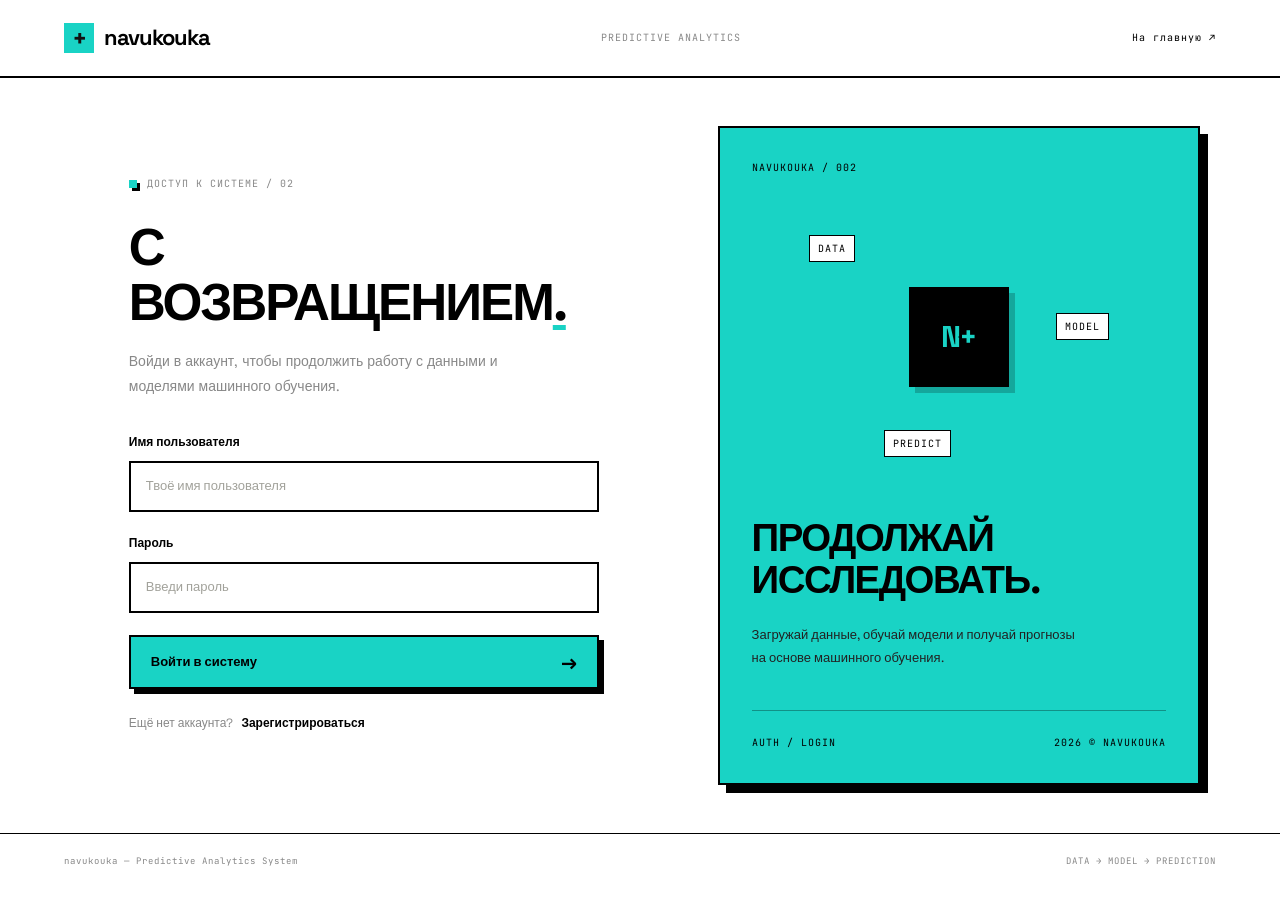
<file: frontend/predict.html>
<!DOCTYPE html>
<html lang="ru">
<head>
    <meta charset="UTF-8">
    <meta name="viewport" content="width=device-width, initial-scale=1.0">
    <title>Прогнозирование — NAVUKOUKA</title>

    <link rel="preconnect" href="https://fonts.googleapis.com">
    <link rel="preconnect" href="https://fonts.gstatic.com" crossorigin>
    <link
        href="https://fonts.googleapis.com/css2?family=Space+Grotesk:wght@400;500;600;700&family=JetBrains+Mono:wght@400;500;600&display=swap"
        rel="stylesheet"
    >

    <link rel="stylesheet" href="css/templatemo-axis-industrial.css">
    <link rel="stylesheet" href="css/train.css">
    <link rel="stylesheet" href="css/predict.css">

    <script src="js/predict.js" defer></script>
</head>

<body class="train-page predict-page">

    <!-- Шапка в стиле страницы обучения -->
    <header class="train-header">
        <a class="train-logo" href="index.html">
            <span class="train-logo-mark">N</span>
            NAVUKOUKA
        </a>

        <nav class="train-nav">
            <a href="index.html">Главная</a>
            <a href="train.html">Обучение модели</a>
            <a href="predict.html" class="active">Прогнозирование</a>
            <a href="models.html">Мои модели</a>
            <a href="history.html">История прогнозов</a>
            <a href="analytics.html">Аналитика</a>
            <button type="button" id="logoutButton" class="logout-button">
                Выйти
            </button>
            <a href="login.html" id="authLink">Войти</a>
        </nav>
    </header>

    <main class="train-container predict-container">

        <!-- Заголовок страницы -->
        <section class="train-intro predict-intro">
            <div class="intro-copy">
                <div class="eyebrow">
                    <span class="status-dot"></span>
                    ИНТЕЛЛЕКТУАЛЬНЫЙ АНАЛИЗ
                </div>

                <h1>
                    Прогнозирование<br>
                    <span>целевого действия.</span>
                </h1>

                <p>
                    Получите прогноз для одного пользователя или обработайте
                    сразу набор данных с помощью обученной модели машинного обучения.
                </p>
            </div>

            <div class="intro-number" aria-hidden="true">02</div>
        </section>

        <!-- Переключение режимов -->
        <section class="predict-mode-section">
            <div class="section-heading">
                <div>
                    <span class="step-number">01 / РЕЖИМ</span>
                    <h2>Выберите тип прогноза</h2>
                </div>
                <p>Один пользователь или целый файл</p>
            </div>

            <div class="predict-mode-grid">
                <button
                    type="button"
                    id="singleModeButton"
                    class="predict-mode-card active"
                    aria-pressed="true"
                >
                    <span class="mode-index">MODE_01</span>
                    <span class="mode-icon" aria-hidden="true">↗</span>
                    <span class="mode-title">Одиночный прогноз</span>
                    <span class="mode-description">
                        Заполните характеристики пользователя и получите
                        индивидуальный результат.
                    </span>
                    <span class="mode-action">Ввести данные <span>→</span></span>
                </button>

                <button
                    type="button"
                    id="batchModeButton"
                    class="predict-mode-card"
                    aria-pressed="false"
                >
                    <span class="mode-index">MODE_02</span>
                    <span class="mode-icon" aria-hidden="true">▤</span>
                    <span class="mode-title">Пакетный прогноз</span>
                    <span class="mode-description">
                        Загрузите CSV-файл, чтобы получить прогнозы
                        сразу для нескольких пользователей.
                    </span>
                    <span class="mode-action">Загрузить CSV <span>→</span></span>
                </button>
            </div>
        </section>

        <!-- Одиночный прогноз -->
        <section id="singleSection" class="predict-section">
            <div class="section-heading">
                <div>
                    <span class="step-number">02 / ДАННЫЕ</span>
                    <h2>Данные пользователя</h2>
                </div>
                <p>Заполните все поля</p>
            </div>

            <div class="predict-panel">
                <div class="predict-panel-heading">
                    <div>
                        <span class="panel-kicker">INDIVIDUAL ANALYSIS</span>
                        <h3>Параметры для анализа</h3>
                    </div>
                    <span class="panel-tag">SINGLE</span>
                </div>

                <form id="predictForm">
                    <div class="prediction-fields">

                        <div class="form-field">
                            <label for="age">Возраст</label>
                            <input
                                type="number"
                                id="age"
                                name="age"
                                min="0"
                                max="120"
                                placeholder="Например, 32"
                                required
                            >
                        </div>

                        <div class="form-field">
                            <label for="income">Доход</label>
                            <input
                                type="number"
                                id="income"
                                name="income"
                                min="0"
                                step="any"
                                placeholder="Например, 75000"
                                required
                            >
                        </div>

                        <div class="form-field">
                            <label for="education">Образование</label>
                            <input
                                type="text"
                                id="education"
                                name="education"
                                placeholder="Например, Высшее"
                                required
                            >
                        </div>

                        <div class="form-field">
                            <label for="industry">Отрасль</label>
                            <input
                                type="text"
                                id="industry"
                                name="industry"
                                placeholder="Например, IT"
                                required
                            >
                        </div>

                        <div class="form-field">
                            <label for="profession">Профессия</label>
                            <input
                                type="text"
                                id="profession"
                                name="profession"
                                placeholder="Например, Аналитик"
                                required
                            >
                        </div>

                        <div class="form-field">
                            <label for="marital_status">Семейное положение</label>
                            <input
                                type="text"
                                id="marital_status"
                                name="marital_status"
                                placeholder="Например, Женат / Замужем"
                                required
                            >
                        </div>

                        <div class="form-field">
                            <label for="gender">Пол</label>
                            <input
                                type="text"
                                id="gender"
                                name="gender"
                                placeholder="Согласно данным модели"
                                required
                            >
                        </div>

                        <div class="form-field">
                            <label for="residence_type">Тип проживания</label>
                            <input
                                type="text"
                                id="residence_type"
                                name="residence_type"
                                placeholder="Согласно данным модели"
                                required
                            >
                        </div>

                        <div class="form-field">
                            <label for="nationality">Гражданство</label>
                            <input
                                type="text"
                                id="nationality"
                                name="nationality"
                                placeholder="Например, Россия"
                                required
                            >
                        </div>

                        <div class="form-field">
                            <label for="children_count">Количество детей</label>
                            <input
                                type="number"
                                id="children_count"
                                name="children_count"
                                min="0"
                                step="1"
                                placeholder="Например, 1"
                                required
                            >
                        </div>

                    </div>

                    <div class="predict-form-footer">
                        <p class="form-note">
                            <span class="required-mark">*</span>
                            Значения категориальных полей должны соответствовать
                            формату данных, на которых обучалась модель.
                        </p>

                        <button type="submit" id="predictButton" class="train-button">
                            <span>Получить прогноз</span>
                            <span aria-hidden="true">↗</span>
                        </button>
                    </div>
                </form>

                <div id="singleError" class="message error" hidden></div>
            </div>

            <!-- Результат одиночного прогноза -->
            <div id="singleResult" class="predict-result" hidden>
                <div class="result-topline">
                    <span class="step-number">03 / РЕЗУЛЬТАТ</span>
                    <span class="result-status">
                        <span class="status-dot"></span>
                        АНАЛИЗ ЗАВЕРШЁН
                    </span>
                </div>

                <div class="result-main">
                    <div class="result-probability">
                        <span class="result-label">Вероятность целевого действия</span>
                        <div class="probability-number">
                            <span id="probabilityValue">0%</span>
                        </div>

                        <div
                            class="probability-track"
                            role="progressbar"
                            aria-label="Вероятность целевого действия"
                            aria-valuemin="0"
                            aria-valuemax="100"
                            aria-valuenow="0"
                            id="probabilityTrack"
                        >
                            <div id="probabilityBar" class="probability-fill"></div>
                        </div>
                    </div>

                    <div class="result-prediction">
                        <span class="result-label">Решение модели</span>
                        <div id="predictionValue" class="prediction-value">—</div>

                        <div class="threshold-box">
                            <span>Порог модели</span>
                            <strong id="thresholdValue">—</strong>
                        </div>
                    </div>
                </div>

                <div class="result-bottom">
                    <span>Результат сформирован на основе текущей модели.</span>
                    <button type="button" id="newPredictionButton" class="train-button">
                        Новый прогноз <span aria-hidden="true">↻</span>
                    </button>
                </div>
            </div>
        </section>

        <!-- Пакетный прогноз -->
        <section id="batchSection" class="predict-section" hidden>
            <div class="section-heading">
                <div>
                    <span class="step-number">02 / ЗАГРУЗКА</span>
                    <h2>Пакетная обработка</h2>
                </div>
                <p>Входные данные в формате CSV</p>
            </div>

            <div class="predict-panel">
                <div class="predict-panel-heading">
                    <div>
                        <span class="panel-kicker">BATCH PROCESSING</span>
                        <h3>Загрузите файл с пользователями</h3>
                    </div>
                    <span class="panel-tag">CSV</span>
                </div>

                <p class="batch-description">
                    Система обработает записи из файла и вернёт результат
                    для каждой записи. Используйте названия столбцов,
                    соответствующие признакам обученной модели.
                </p>

                <form id="batchForm">
                    <label for="csvFile" class="upload-area">
                        <span class="upload-symbol" aria-hidden="true">↑</span>
                        <span class="upload-title">Выберите CSV-файл</span>
                        <span class="upload-subtitle">
                            Нажмите здесь, чтобы выбрать файл на компьютере
                        </span>
                        <span id="fileName" class="upload-filename">
                            Файл не выбран
                        </span>
                        <input
                            type="file"
                            id="csvFile"
                            name="file"
                            accept=".csv,text/csv"
                            required
                        >
                    </label>

                    <p id="fileHint" class="file-hint">
                        Формат: CSV. Максимальный размер: 20 МБ.
                    </p>

                    <div class="batch-format">
                        <span class="format-icon" aria-hidden="true">i</span>
                        <div>
                            <strong>Важно перед загрузкой</strong>
                            <p>
                                CSV должен содержать необходимые признаки,
                                например age, income, education, industry,
                                profession, marital_status, gender,
                                residence_type, nationality и children_count.
                                Точный набор столбцов зависит от обученной модели.
                            </p>
                        </div>
                    </div>

                    <div class="predict-form-footer">
                        <p class="form-note">
                            Проверьте названия и формат столбцов перед отправкой.
                        </p>

                        <button type="submit" id="batchButton" class="train-button">
                            <span>Обработать файл</span>
                            <span aria-hidden="true">↗</span>
                        </button>
                    </div>
                </form>

                <div id="batchError" class="message error" hidden></div>
            </div>

            <!-- Результаты пакетной обработки -->
            <div id="batchResult" class="batch-result" hidden>
                <div class="section-heading batch-result-heading">
                    <div>
                        <span class="step-number">03 / РЕЗУЛЬТАТ</span>
                        <h2>Итоги обработки</h2>
                    </div>
                    <span id="batchStatus" class="panel-tag">—</span>
                </div>

                <div class="batch-stats">
                    <div class="batch-stat">
                        <span class="stat-label">Всего записей</span>
                        <strong id="batchTotal">0</strong>
                        <span class="stat-code">TOTAL</span>
                    </div>

                    <div class="batch-stat stat-success">
                        <span class="stat-label">Успешно обработано</span>
                        <strong id="batchSuccessful">0</strong>
                        <span class="stat-code">SUCCESS</span>
                    </div>

                    <div class="batch-stat stat-failed">
                        <span class="stat-label">Ошибки</span>
                        <strong id="batchFailed">0</strong>
                        <span class="stat-code">FAILED</span>
                    </div>
                </div>

                <div class="batch-id-line">
                    <span>Идентификатор задания</span>
                    <code id="batchId">—</code>
                </div>

                <p id="batchResultsNotice" class="batch-notice"></p>


                <div id="batchResultsBody" class="batch-results-grid"></div>


                <div class="batch-footer">
                    <p>Показаны результаты, возвращённые сервером.</p>
                    <button type="button" id="newBatchButton" class="train-button">
                        Загрузить другой файл <span aria-hidden="true">↻</span>
                    </button>
                </div>
            </div>
        </section>

        <footer class="predict-footer">
            <span>NAVUKOUKA <span class="footer-separator">/</span> ML SYSTEM</span>
            <span>ПРОГНОЗИРОВАНИЕ · 2026</span>
        </footer>

    </main>
</body>
</html>
</file>
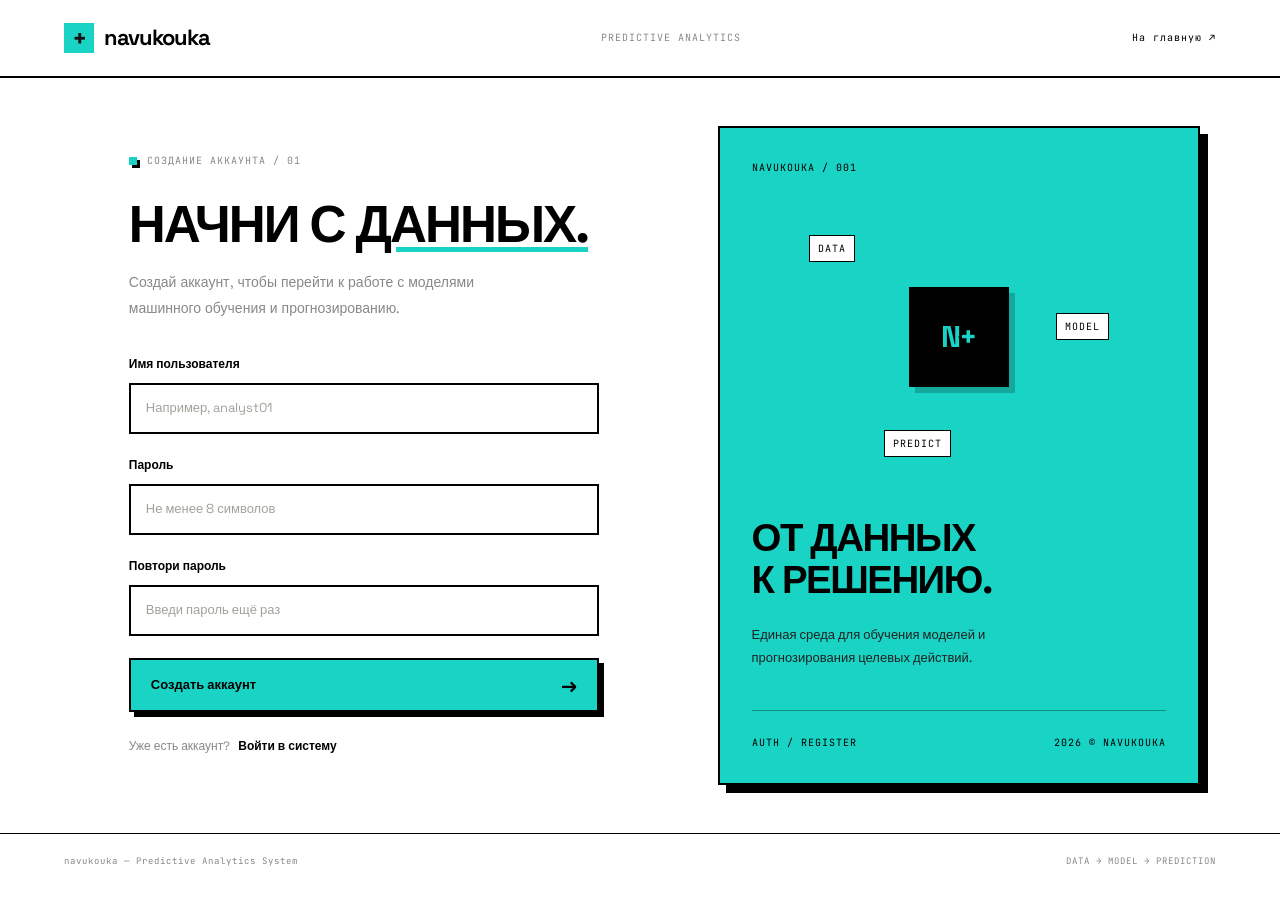
<file: frontend/register.html>
<!DOCTYPE html>
<html lang="ru">
<head>
    <meta charset="UTF-8">
    <meta name="viewport" content="width=device-width, initial-scale=1.0">

    <title>Регистрация — navukouka</title>
    <meta name="description" content="Создание аккаунта в navukouka Predictive Analytics.">

    <link rel="preconnect" href="https://fonts.googleapis.com">
    <link rel="preconnect" href="https://fonts.gstatic.com" crossorigin>
    <link href="https://fonts.googleapis.com/css2?family=JetBrains+Mono:wght@400;500&family=Space+Grotesk:wght@400;500;600;700&display=swap"
          rel="stylesheet">

    <link rel="stylesheet" href="css/templatemo-axis-industrial.css">
    <link rel="stylesheet" href="css/auth.css">

    <script src="js/auth.js" defer></script>
</head>
<body class="auth-page">

    <header class="auth-header">
        <a class="auth-logo" href="index.html">
            <span class="auth-logo-mark">+</span>
            navukouka
        </a>
        <span class="auth-product">PREDICTIVE ANALYTICS</span>
        <a class="auth-home" href="index.html">На главную ↗</a>
    </header>

    <main class="auth-main">
        <section class="auth-panel">
            <div class="auth-eyebrow">
                <span class="auth-dot"></span>
                СОЗДАНИЕ АККАУНТА / 01
            </div>

            <h1>Начни с <span>данных.</span></h1>

            <p class="auth-description">
                Создай аккаунт, чтобы перейти к работе с моделями
                машинного обучения и прогнозированию.
            </p>

            <form id="registerForm" class="auth-form" novalidate>
                <label for="username">Имя пользователя</label>
                <input
                    id="username"
                    name="username"
                    type="text"
                    placeholder="Например, analyst01"
                    minlength="3"
                    maxlength="100"
                    autocomplete="username"
                    required
                >

                <label for="password">Пароль</label>
                <input
                    id="password"
                    name="password"
                    type="password"
                    placeholder="Не менее 8 символов"
                    minlength="8"
                    maxlength="128"
                    autocomplete="new-password"
                    required
                >

                <label for="passwordConfirm">Повтори пароль</label>
                <input
                    id="passwordConfirm"
                    name="passwordConfirm"
                    type="password"
                    placeholder="Введи пароль ещё раз"
                    minlength="8"
                    maxlength="128"
                    autocomplete="new-password"
                    required
                >

                <p id="authMessage" class="auth-message"
                   role="alert" aria-live="polite"></p>

                <button class="auth-submit" type="submit">
                    Создать аккаунт <span>→</span>
                </button>
            </form>

            <div class="auth-switch">
                Уже есть аккаунт?
                <a href="login.html">Войти в систему</a>
            </div>
        </section>

        <aside class="auth-aside">
            <span class="aside-index">NAVUKOUKA / 001</span>
            <div class="aside-graphic" aria-hidden="true">
                <div class="graphic-ring ring-one"></div>
                <div class="graphic-ring ring-two"></div>
                <div class="graphic-core">N+</div>
                <span class="graphic-label label-one">DATA</span>
                <span class="graphic-label label-two">MODEL</span>
                <span class="graphic-label label-three">PREDICT</span>
            </div>
            <h2>От данных<br>к решению.</h2>
            <p>Единая среда для обучения моделей и прогнозирования целевых действий.</p>
            <div class="aside-footer">
                <span>AUTH / REGISTER</span>
                <span>2026 © NAVUKOUKA</span>
            </div>
        </aside>
    </main>

    <footer class="auth-footer">
        <span>navukouka — Predictive Analytics System</span>
        <span>DATA → MODEL → PREDICTION</span>
    </footer>

</body>
</html>
</file>
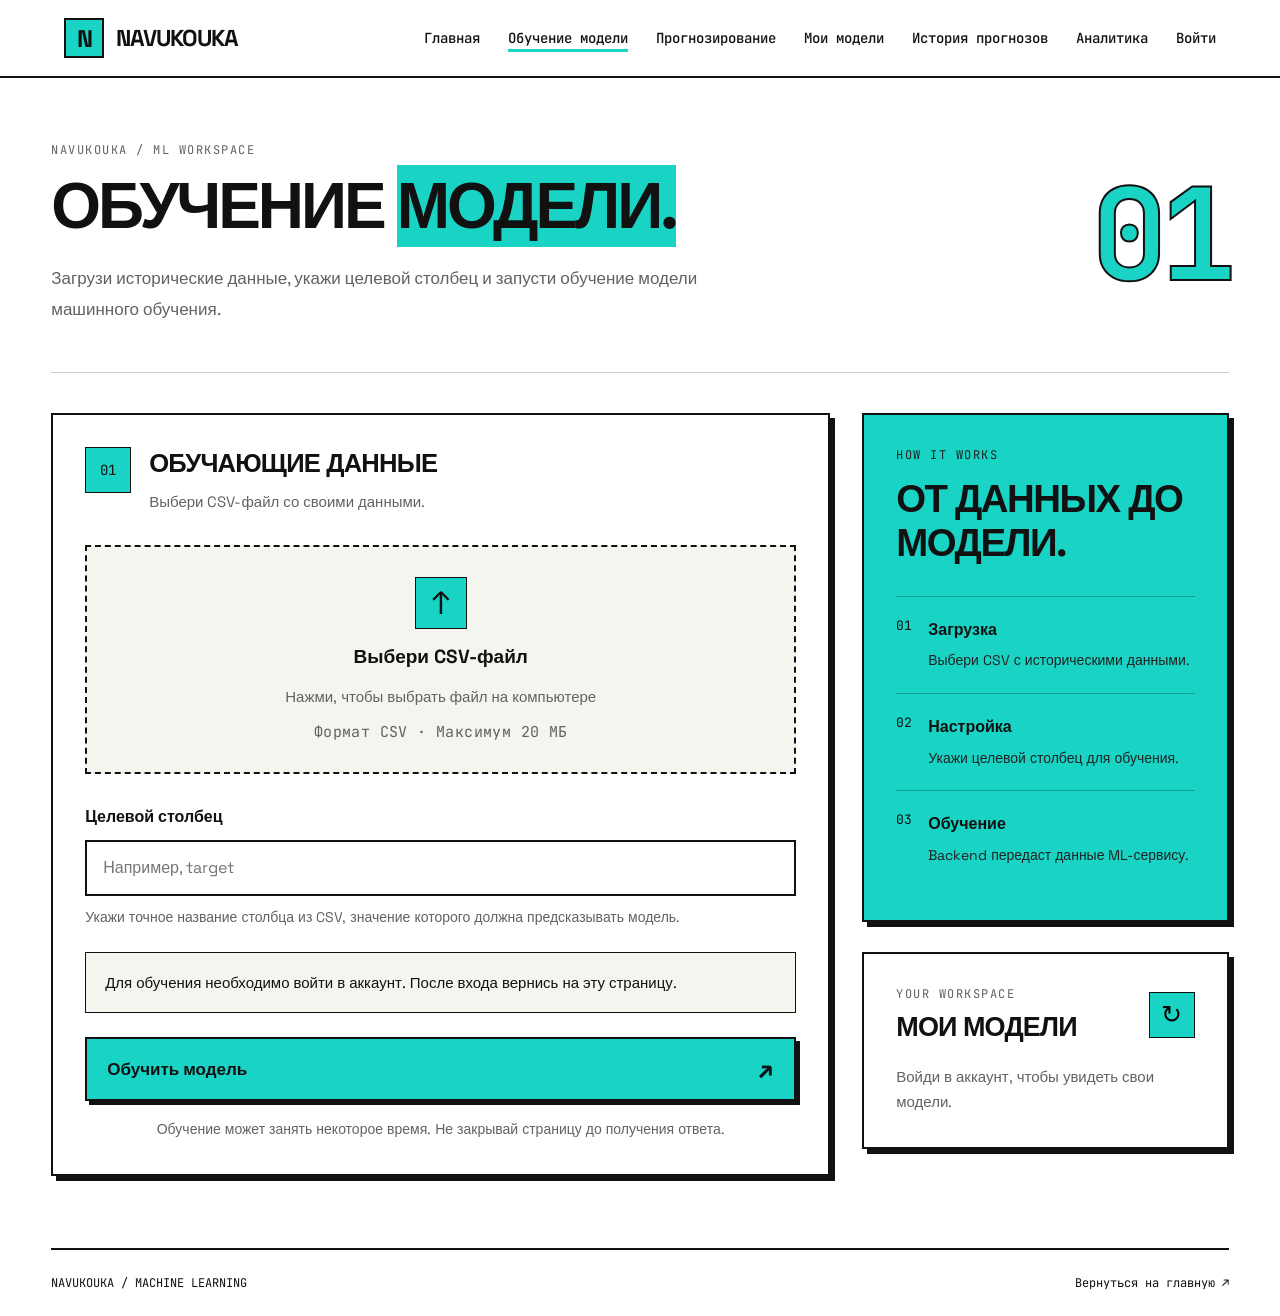
<file: frontend/train.html>
<!DOCTYPE html>
<html lang="ru">
<head>
    <meta charset="UTF-8">
    <meta name="viewport" content="width=device-width, initial-scale=1.0">
    <title>Обучение модели — Navukouka</title>

    <link rel="preconnect" href="https://fonts.googleapis.com">
    <link rel="preconnect" href="https://fonts.gstatic.com" crossorigin>
    <link href="https://fonts.googleapis.com/css2?family=Space+Grotesk:wght@400;500;600;700&family=JetBrains+Mono:wght@400;500;600&display=swap" rel="stylesheet">

    <link rel="stylesheet" href="css/templatemo-axis-industrial.css">
    <link rel="stylesheet" href="css/train.css">

    <script src="js/train.js" defer></script>
</head>
<body class="train-page">

<header class="train-header">
    <a class="train-logo" href="index.html">
        <span class="train-logo-mark">N</span>
        NAVUKOUKA
    </a>

    <nav class="train-nav">
        <a href="index.html">Главная</a>
        <a href="train.html" class="active">Обучение модели</a>

        <a href="predict.html">Прогнозирование</a>
        <a href="models.html">Мои модели</a>
        <a href="history.html">История прогнозов</a>
        <a href="analytics.html">Аналитика</a>
        <button type="button" id="logoutButton" class="logout-button" hidden>
            Выйти
        </button>
        <a href="login.html" id="authLink">Войти</a>
    </nav>
</header>

<main class="train-container">

    <section class="train-intro">
        <div>
            <p class="eyebrow">NAVUKOUKA / ML WORKSPACE</p>
            <h1>Обучение <span>модели.</span></h1>
            <p class="intro-description">
                Загрузи исторические данные, укажи целевой столбец
                и запусти обучение модели машинного обучения.
            </p>
        </div>

        <div class="intro-number" aria-hidden="true">01</div>
    </section>

    <section class="train-layout">

        <div class="train-main-column">

            <section class="train-card">
                <div class="section-heading">
                    <span class="step-number">01</span>
                    <div>
                        <h2>Обучающие данные</h2>
                        <p>Выбери CSV-файл со своими данными.</p>
                    </div>
                </div>

                <form id="trainingForm">
                    <label class="upload-area" for="csvFile">
                        <span class="upload-icon">↑</span>
                        <strong id="uploadTitle">Выбери CSV-файл</strong>
                        <span id="uploadDescription">
                            Нажми, чтобы выбрать файл на компьютере
                        </span>
                        <span class="upload-hint">Формат CSV · Максимум 20 МБ</span>
                    </label>

                    <input
                        id="csvFile"
                        name="file"
                        type="file"
                        accept=".csv,text/csv"
                        required
                    >

                    <div id="fileInfo" class="file-info" hidden></div>

                    <div id="previewSection" class="preview-section" hidden>
                        <h3>Предпросмотр данных</h3>
                        <p id="previewDescription"></p>
                        <div class="table-scroll">
                            <table id="previewTable"></table>
                        </div>
                    </div>

                    <div class="form-field">
                        <label for="targetColumn">Целевой столбец</label>
                        <input
                            id="targetColumn"
                            name="target_column"
                            type="text"
                            placeholder="Например, target"
                            maxlength="200"
                            required
                        >
                        <p class="field-hint">
                            Укажи точное название столбца из CSV,
                            значение которого должна предсказывать модель.
                        </p>
                    </div>

                    <div id="trainMessage" class="message" role="status"
                         aria-live="polite" hidden></div>

                    <button id="trainButton" class="train-button" type="submit">
                        <span id="trainButtonText">Обучить модель</span>
                        <span aria-hidden="true">↗</span>
                    </button>

                    <p class="submit-hint">
                        Обучение может занять некоторое время.
                        Не закрывай страницу до получения ответа.
                    </p>
                </form>
            </section>

            <section id="resultSection" class="train-card result-card" hidden>
                <div class="section-heading">
                    <span class="step-number">02</span>
                    <div>
                        <h2>Результат обучения</h2>
                        <p id="resultSubtitle">Ответ ML-сервиса</p>
                    </div>
                </div>

                <div id="resultStatus" class="result-status"></div>
                <div id="resultDetails" class="result-details"></div>

                <div class="result-block">
                    <h3>Метрики качества</h3>
                    <div id="metricsGrid" class="metrics-grid"></div>
                </div>

                <div class="result-block">
                    <h3>Важность признаков</h3>
                    <div id="featuresList" class="features-list"></div>
                </div>
            </section>

        </div>

        <aside class="train-side-column">

            <section class="side-card side-card-accent">
                <p class="eyebrow">HOW IT WORKS</p>
                <h2>От данных до модели.</h2>

                <ol class="steps-list">
                    <li>
                        <span>01</span>
                        <div>
                            <strong>Загрузка</strong>
                            <p>Выбери CSV с историческими данными.</p>
                        </div>
                    </li>
                    <li>
                        <span>02</span>
                        <div>
                            <strong>Настройка</strong>
                            <p>Укажи целевой столбец для обучения.</p>
                        </div>
                    </li>
                    <li>
                        <span>03</span>
                        <div>
                            <strong>Обучение</strong>
                            <p>Backend передаст данные ML-сервису.</p>
                        </div>
                    </li>
                </ol>
            </section>

            <section class="side-card models-card">
                <div class="models-heading">
                    <div>
                        <p class="eyebrow">YOUR WORKSPACE</p>
                        <h2>Мои модели</h2>
                    </div>
                    <button id="refreshModels" class="refresh-button"
                            type="button" title="Обновить список">
                        ↻
                    </button>
                </div>

                <p id="modelsMessage" class="models-message">
                    Загружаем список моделей...
                </p>

                <div id="modelsList" class="models-list"></div>
            </section>

        </aside>
    </section>

    <footer class="train-footer">
        <span>NAVUKOUKA / MACHINE LEARNING</span>
        <a href="index.html">Вернуться на главную ↗</a>
    </footer>

</main>

</body>
</html>
</file>
<file: frontend/css/templatemo-axis-industrial.css>
/*

TemplateMo 619 Axis Industrial

https://templatemo.com/tm-619-axis-industrial

*/

/* ============================================================
   AXIS INDUSTRIAL — COMMON CSS
   ============================================================
   1. RESET & VARIABLES
   2. BASE TYPOGRAPHY
   3. UTILITY CLASSES
   4. BUTTONS
   5. HEADER / NAV
   6. HERO (BASE)
   7. SECTION SHARED
   8. BENTO / SPEC CARD BASE
   9. TICKER
   10. FOOTER
   11. SCROLL REVEAL
   12. RESPONSIVE — BASE
   ============================================================ */

/* ----- 1. RESET & VARIABLES ----- */
*, *::before, *::after {
    margin: 0;
    padding: 0;
    box-sizing: border-box;
}

:root {
    /* Palette */
    --base: #FFFFFF;
    --ink: #000000;
    --safety: #19D3C5;
    --muted: #888888;
    --surface: #F5F5F0;
    --term-bg: #08080A;
    --term-green: #00FF66;
    --term-amber: #FFAA00;

    /* Borders & Shadows */
    --border: 4px solid var(--ink);
    --border-thin: 1px solid var(--ink);
    --border-hair: 1px solid rgba(0,0,0,0.10);
    --shadow: 8px 8px 0px var(--ink);
    --shadow-safety: 8px 8px 0px var(--safety);
    --shadow-hover: 4px 4px 0px var(--ink);

    /* Type Scale */
    --fs-hero: clamp(4rem, 14vw, 14rem);
    --fs-h1: clamp(2.4rem, 5vw, 5rem);
    --fs-h2: clamp(1.6rem, 3vw, 3rem);
    --fs-h3: clamp(1.1rem, 1.6vw, 1.5rem);
    --fs-body: clamp(0.9rem, 1.1vw, 1.1rem);
    --fs-data: clamp(0.78rem, 0.9vw, 0.95rem);
    --fs-micro: 0.62rem;
    --fs-ticker: clamp(1.4rem, 2.5vw, 2.5rem);
    --fs-stat: clamp(2.4rem, 5vw, 4.5rem);
    --fs-spec-val: clamp(2rem, 4vw, 3.5rem);

    /* Spacing */
    --gap: clamp(1rem, 2vw, 2rem);
    --section-pad: clamp(4rem, 10vw, 10rem) clamp(1rem, 4vw, 4rem);

    /* Layout */
    --cols: 12;
    --header-h: 44px;
}

html {
    scroll-behavior: smooth;
    -webkit-text-size-adjust: 100%;
}

body {
    font-family: 'JetBrains Mono', monospace;
    font-weight: 400;
    font-size: var(--fs-body);
    line-height: 1.6;
    color: var(--ink);
    background-color: var(--base);
    overflow-x: hidden;
}

img { max-width: 100%; display: block; }
a { color: inherit; text-decoration: none; }
ul { list-style: none; }

::selection {
    background: var(--safety);
    color: var(--base);
}


/* ----- 2. BASE TYPOGRAPHY ----- */
h1, h2, h3, h4, h5, h6,
.font-display {
    font-family: 'Space Grotesk', sans-serif;
    font-weight: 700;
    text-transform: uppercase;
    line-height: 0.85;
    letter-spacing: -0.03em;
}


/* ----- 3. UTILITY CLASSES ----- */
.container {
    width: 100%;
    max-width: 1440px;
    margin: 0 auto;
    padding-inline: clamp(1rem, 4vw, 4rem);
}

.grid-12 {
    display: grid;
    grid-template-columns: repeat(var(--cols), 1fr);
    gap: var(--gap);
}

.accent { color: var(--safety); }

.tag {
    display: inline-block;
    font-family: 'JetBrains Mono', monospace;
    font-size: 0.65rem;
    font-weight: 500;
    text-transform: uppercase;
    letter-spacing: 0.15em;
    padding: 0.3em 0.7em;
    border: 2px solid var(--ink);
    background: var(--base);
}

.tag--filled {
    background: var(--ink);
    color: var(--base);
}

.tag--safety {
    background: var(--safety);
    color: var(--base);
    border-color: var(--safety);
}

.tag--ghost {
    border-color: var(--muted);
    color: var(--muted);
    background: transparent;
}


/* ----- 4. BUTTONS ----- */
.btn {
    font-family: 'JetBrains Mono', monospace;
    font-size: 0.72rem;
    font-weight: 500;
    text-transform: uppercase;
    letter-spacing: 0.1em;
    padding: 0.8em 2em;
    border: var(--border);
    cursor: pointer;
    transition: none;
    display: inline-block;
    text-align: center;
}

.btn--primary {
    background: var(--safety);
    color: var(--base);
    box-shadow: var(--shadow);
}

.btn--primary:hover {
    transform: translate(-4px, -4px);
    box-shadow: 12px 12px 0px var(--ink);
}

.btn--primary:active {
    transform: translate(4px, 4px);
    box-shadow: 0 0 0 var(--ink);
}

.btn--ghost {
    background: var(--base);
    color: var(--ink);
    box-shadow: var(--shadow);
}

.btn--ghost:hover {
    background: var(--ink);
    color: var(--base);
    transform: translate(-4px, -4px);
    box-shadow: 12px 12px 0px var(--ink);
}


/* ----- 5. HEADER / NAV ----- */
.header {
    position: fixed;
    top: 0;
    left: 0;
    width: 100%;
    height: var(--header-h);
    z-index: 1000;
    background: var(--ink);
    color: var(--base);
    border-bottom: 2px solid var(--safety);
    display: flex;
    align-items: center;
    padding: 0 clamp(1rem, 3vw, 3rem);
}

.header__inner {
    width: 100%;
    max-width: 1440px;
    margin: 0 auto;
    display: flex;
    align-items: center;
    justify-content: space-between;
    gap: 1rem;
}

.header__left {
    display: flex;
    align-items: center;
    gap: 1.2rem;
}

.header__logo {
    font-family: 'Space Grotesk', sans-serif;
    font-weight: 700;
    font-size: 0.8rem;
    text-transform: uppercase;
    letter-spacing: 0.05em;
    display: flex;
    align-items: center;
    gap: 0.5rem;
    white-space: nowrap;
}

.header__logo-mark {
    width: 22px;
    height: 22px;
    border: 2px solid var(--safety);
    display: flex;
    align-items: center;
    justify-content: center;
    flex-shrink: 0;
}

.header__logo-mark svg {
    width: 12px;
    height: 12px;
}

.header__sep {
    width: 1px;
    height: 16px;
    background: rgba(255,255,255,0.12);
}

.header__product {
    font-size: var(--fs-micro);
    letter-spacing: 0.14em;
    text-transform: uppercase;
    opacity: 0.4;
}

/* Light-switch nav cells */
.header__nav {
    display: flex;
    align-items: stretch;
    height: var(--header-h);
    border-left: 1px solid rgba(255,255,255,0.10);
}

.header__nav a {
    font-family: 'JetBrains Mono', monospace;
    font-size: var(--fs-micro);
    text-transform: uppercase;
    letter-spacing: 0.12em;
    padding: 0 1.2rem;
    display: flex;
    align-items: center;
    border-right: 1px solid rgba(255,255,255,0.10);
    color: rgba(255,255,255,0.5);
    transition: background 0s, color 0s;
}

.header__nav a:hover {
    background: var(--safety);
    color: var(--base);
}

/* Active page highlight */
.header__nav a.active {
    background: rgba(255,255,255,0.06);
    color: var(--base);
}

.header__right {
    display: flex;
    align-items: center;
    gap: 1.2rem;
}

.header__status {
    display: flex;
    align-items: center;
    gap: 0.4rem;
    font-size: var(--fs-micro);
    text-transform: uppercase;
    letter-spacing: 0.12em;
}

.header__status-dot {
    width: 5px;
    height: 5px;
    border-radius: 50%;
    background: var(--term-green);
    animation: pulse 2s ease-in-out infinite;
}

@keyframes pulse {
    0%, 100% { opacity: 1; }
    50% { opacity: 0.4; }
}

.header__clock {
    font-family: 'JetBrains Mono', monospace;
    font-size: var(--fs-micro);
    font-weight: 500;
    letter-spacing: 0.08em;
    opacity: 0.7;
    min-width: 7em;
    text-align: right;
}

.header__burger {
    display: none;
    flex-direction: column;
    gap: 4px;
    cursor: pointer;
    background: none;
    border: none;
    padding: 4px;
}

.header__burger span {
    width: 22px;
    height: 2px;
    background: var(--base);
    transition: transform 0.3s, opacity 0.3s;
}


/* ----- 6. HERO (BASE) ----- */
.hero {
    min-height: 100vh;
    min-height: 100svh;
    display: flex;
    flex-direction: column;
    justify-content: flex-end;
    padding: var(--section-pad);
    padding-top: calc(var(--header-h) + 4rem);
    position: relative;
    overflow: hidden;
    border-bottom: var(--border);
}

.hero--center {
    justify-content: center;
    align-items: center;
    text-align: center;
}

.hero__grid {
    position: absolute;
    inset: 0;
    background-image:
        linear-gradient(rgba(0,0,0,0.045) 1px, transparent 1px),
        linear-gradient(90deg, rgba(0,0,0,0.045) 1px, transparent 1px);
    background-size: 40px 40px;
    pointer-events: none;
}

.hero__label {
    font-family: 'JetBrains Mono', monospace;
    font-size: 0.68rem;
    text-transform: uppercase;
    letter-spacing: 0.22em;
    color: var(--safety);
    margin-bottom: 1.5rem;
    display: flex;
    align-items: center;
    gap: 0.8rem;
    position: relative;
    z-index: 1;
}

.hero__label::before {
    content: '';
    width: 30px;
    height: 1px;
    background: var(--safety);
}

.hero__title {
    font-size: var(--fs-hero);
    line-height: 0.82;
    letter-spacing: -0.05em;
    position: relative;
    z-index: 1;
    margin-bottom: 2rem;
    animation: heroRotate linear both;
    animation-timeline: scroll();
    animation-range: 0vh 55vh;
}

@keyframes heroRotate {
    from { transform: rotate(0deg); opacity: 1; }
    to   { transform: rotate(-2.5deg) translateY(-20px); opacity: 0.25; }
}

.hero__title .line { display: block; }
.hero__title .line--indent { padding-left: clamp(1rem, 6vw, 6rem); }
.hero__title .dot,
.hero__title .accent-dot { color: var(--safety); }

.hero__bottom {
    display: flex;
    align-items: flex-end;
    justify-content: space-between;
    gap: 2rem;
    flex-wrap: wrap;
    position: relative;
    z-index: 1;
}

.hero__desc {
    max-width: 420px;
    font-size: var(--fs-data);
    line-height: 1.8;
    opacity: 0.55;
    position: relative;
    z-index: 1;
}

.hero__stats,
.hero__kpis {
    display: flex;
    gap: clamp(1.5rem, 3vw, 3.5rem);
}

.hero__stat-num,
.hero__kpi-val {
    font-family: 'Space Grotesk', sans-serif;
    font-weight: 700;
    font-size: var(--fs-stat);
    line-height: 1;
    letter-spacing: -0.04em;
}

.hero__stat-label,
.hero__kpi-label {
    font-size: 0.65rem;
    text-transform: uppercase;
    letter-spacing: 0.15em;
    opacity: 0.35;
    margin-top: 0.35rem;
}

.hero__scroll-cue {
    position: absolute;
    right: clamp(1rem, 2vw, 4rem);
    bottom: clamp(2rem, 4vw, 4rem);
    writing-mode: vertical-rl;
    font-size: 0.65rem;
    text-transform: uppercase;
    letter-spacing: 0.2em;
    opacity: 0.4;
    display: flex;
    align-items: center;
    gap: 0.8rem;
}

.hero__scroll-cue::after {
    content: '';
    width: 1px;
    height: 50px;
    background: var(--ink);
    animation: scrollPulse 2s ease-in-out infinite;
}

@keyframes scrollPulse {
    0%, 100% { opacity: 0.3; transform: scaleY(0.5); }
    50% { opacity: 1; transform: scaleY(1); }
}


/* ----- 7. SECTION SHARED ----- */
.section {
    padding: var(--section-pad);
    border-bottom: var(--border);
}

.section--surface {
    background: var(--surface);
}

.section__eyebrow {
    font-family: 'JetBrains Mono', monospace;
    font-size: 0.68rem;
    text-transform: uppercase;
    letter-spacing: 0.22em;
    color: var(--safety);
    margin-bottom: 1rem;
}

.section__title {
    font-size: var(--fs-h1);
}

.section__header {
    margin-bottom: clamp(2.5rem, 5vw, 5rem);
}


/* ----- 8. BENTO / SPEC CARD BASE ----- */
.bento-card {
    border: var(--border);
    box-shadow: var(--shadow);
    padding: clamp(1.2rem, 2vw, 2rem);
    background: var(--base);
    position: relative;
    display: grid;
    grid-template-rows: auto 1fr auto;
    transition: none;
    cursor: default;
    overflow: hidden;
}

.bento-card:hover {
    transform: translate(-4px, -4px);
    box-shadow: 12px 12px 0px var(--ink);
}

.bento-card--dark {
    background: var(--ink);
    color: var(--base);
    box-shadow: var(--shadow-safety);
}

.bento-card--dark:hover {
    box-shadow: 12px 12px 0px var(--safety);
}

.bento-card--safety {
    background: var(--safety);
    color: var(--base);
}

.bento-card--safety:hover {
    box-shadow: 12px 12px 0px var(--ink);
}

.bento-card__number {
    font-family: 'Space Grotesk', sans-serif;
    font-weight: 700;
    font-size: 0.72rem;
    text-transform: uppercase;
    letter-spacing: 0.1em;
    opacity: 0.3;
    margin-bottom: 1rem;
}

.bento-card__title {
    font-size: var(--fs-h3);
    margin-bottom: 0.6rem;
    line-height: 0.9;
}

.bento-card__text {
    font-size: var(--fs-data);
    line-height: 1.7;
    opacity: 0.55;
}

.bento-card__stat {
    font-family: 'Space Grotesk', sans-serif;
    font-weight: 700;
    font-size: clamp(2.5rem, 5vw, 4rem);
    line-height: 1;
    letter-spacing: -0.04em;
    align-self: end;
}

/* Mini bar chart inside cards */
.bar-chart {
    display: flex;
    align-items: flex-end;
    gap: 4px;
    height: 60px;
    margin-top: 1rem;
}

.bar-chart__col {
    flex: 1;
    background: var(--safety);
    min-height: 4px;
    border: 2px solid var(--ink);
}

.bento-card--dark .bar-chart__col {
    border-color: var(--safety);
}

/* Sparkline bars */
.spark {
    display: flex;
    align-items: flex-end;
    gap: 2px;
    height: 32px;
    margin-top: 1rem;
}

.spark__bar {
    flex: 1;
    background: var(--safety);
    min-height: 2px;
    opacity: 0.7;
}

/* Progress bar track */
.bar-track {
    width: 100%;
    height: 4px;
    background: rgba(0,0,0,0.06);
    margin-top: 0.8rem;
    overflow: hidden;
}

.bar-track--dark,
.bento-card--dark .bar-track {
    background: rgba(255,255,255,0.12);
}

.bar-track__fill {
    height: 100%;
    background: var(--safety);
    transition: width 0.8s ease;
}

.bento-card--safety .bar-track {
    background: rgba(255,255,255,0.2);
}

.bento-card--safety .bar-track__fill {
    background: var(--base);
}


/* ----- 9. TICKER ----- */
.ticker {
    border-bottom: var(--border);
    background: var(--ink);
    color: var(--base);
    overflow: hidden;
    padding: 1.2rem 0;
}

.ticker--safety {
    background: var(--safety);
}

.ticker--safety .ticker__item::after {
    background: var(--base);
}

.ticker__track {
    display: flex;
    width: max-content;
    animation: tickerScroll 20s linear infinite;
}

.ticker--reverse .ticker__track {
    animation-direction: reverse;
    animation-duration: 28s;
}

.ticker__item {
    font-family: 'Space Grotesk', sans-serif;
    font-weight: 700;
    font-size: var(--fs-ticker);
    text-transform: uppercase;
    letter-spacing: -0.02em;
    white-space: nowrap;
    padding: 0 2rem;
    display: flex;
    align-items: center;
    gap: 2rem;
}

.ticker__item::after {
    content: '';
    width: 12px;
    height: 12px;
    background: var(--safety);
    flex-shrink: 0;
}

@keyframes tickerScroll {
    0% { transform: translateX(0); }
    100% { transform: translateX(-50%); }
}


/* ----- 10. FOOTER ----- */
.footer {
    background: var(--ink);
    color: var(--base);
    padding: clamp(2.5rem, 5vw, 4rem) clamp(1rem, 4vw, 4rem);
}

.footer__inner {
    max-width: 1440px;
    margin: 0 auto;
}

/* Footer — Compact (landing / observer) */
.footer--compact .footer__inner {
    display: flex;
    justify-content: space-between;
    align-items: center;
    flex-wrap: wrap;
    gap: 1rem;
}

.footer__left {
    display: flex;
    align-items: center;
    gap: 1.5rem;
    flex-wrap: wrap;
}

.footer__logo {
    font-family: 'Space Grotesk', sans-serif;
    font-weight: 700;
    font-size: 0.85rem;
    text-transform: uppercase;
    letter-spacing: 0.04em;
}

.footer__links {
    display: flex;
    gap: 1.2rem;
}

.footer__links a {
    font-size: var(--fs-micro);
    text-transform: uppercase;
    letter-spacing: 0.12em;
    opacity: 0.4;
    transition: opacity 0.2s, color 0.2s;
}

.footer__links a:hover {
    opacity: 1;
    color: var(--safety);
}

/* Footer — Full (index page) */
.footer__top {
    display: grid;
    grid-template-columns: repeat(12, 1fr);
    gap: var(--gap);
    padding-bottom: clamp(3rem, 6vw, 6rem);
    border-bottom: 1px solid rgba(255,255,255,0.12);
}

.footer__brand {
    grid-column: span 5;
}

.footer__brand-name {
    font-size: var(--fs-h2);
    margin-bottom: 1.5rem;
}

.footer__brand-desc {
    font-size: var(--fs-data);
    opacity: 0.45;
    line-height: 1.8;
    max-width: 340px;
}

.footer__col {
    grid-column: span 2;
}

.footer__col:last-child {
    grid-column: span 3;
}

.footer__col-title {
    font-family: 'JetBrains Mono', monospace;
    font-size: 0.65rem;
    text-transform: uppercase;
    letter-spacing: 0.18em;
    color: var(--safety);
    margin-bottom: 1.5rem;
    font-weight: 500;
}

.footer__col a {
    display: block;
    font-size: var(--fs-data);
    opacity: 0.5;
    margin-bottom: 0.75rem;
    transition: opacity 0.2s;
}

.footer__col a:hover {
    opacity: 1;
    color: var(--safety);
}

.footer__bottom {
    display: flex;
    justify-content: space-between;
    align-items: center;
    padding-top: 2rem;
    gap: 1rem;
    flex-wrap: wrap;
}

.footer__copy {
    font-size: 0.65rem;
    color: rgba(255,255,255,0.35);
    letter-spacing: 0.05em;
}

.footer__copy a {
    color: var(--safety);
    font-weight: 500;
}

.footer__copy a:hover {
    text-decoration: underline;
}

.footer__back-top {
    font-family: 'JetBrains Mono', monospace;
    font-size: 0.65rem;
    text-transform: uppercase;
    letter-spacing: 0.15em;
    opacity: 0.4;
    cursor: pointer;
    background: none;
    border: none;
    color: var(--base);
    transition: opacity 0.2s;
}

.footer__back-top:hover {
    opacity: 1;
    color: var(--safety);
}


/* ----- 11. SCROLL REVEAL ----- */
.reveal {
    opacity: 0;
    transform: translateY(24px);
    transition: opacity 0.5s ease, transform 0.5s ease;
}

.reveal.visible {
    opacity: 1;
    transform: translateY(0);
}


/* ----- 12. RESPONSIVE — BASE ----- */
@media (max-width: 1024px) {
    .footer__brand { grid-column: span 12; margin-bottom: 2rem; }
    .footer__col { grid-column: span 4; }
    .footer__col:last-child { grid-column: span 4; }
}

@media (max-width: 768px) {
    :root {
        --cols: 4;
    }

    .header__nav { display: none; }
    .header__product { display: none; }
    .header__burger { display: flex; }

    .header__nav.open {
        display: flex;
        flex-direction: column;
        position: absolute;
        top: var(--header-h);
        left: 0;
        width: 100%;
        height: auto;
        background: var(--ink);
        border-bottom: 2px solid var(--safety);
        overflow-y: auto;
        max-height: calc(100vh - var(--header-h));
        max-height: calc(100svh - var(--header-h));
    }

    .header__nav.open a {
        border-right: none;
        border-bottom: 1px solid rgba(255,255,255,0.06);
        padding: 0.9rem clamp(1rem, 3vw, 3rem);
        height: auto;
    }

    .hero__bottom {
        flex-direction: column;
        align-items: flex-start;
    }

    .hero__scroll-cue { display: none; }

    .footer__col { grid-column: span 6; }
    .footer__col:last-child { grid-column: span 6; }

    .footer--compact .footer__inner {
        flex-direction: column;
        align-items: flex-start;
    }

    .footer__left {
        flex-direction: column;
        align-items: flex-start;
        gap: 1rem;
    }
}

@media (max-width: 480px) {
    .hero__stats,
    .hero__kpis {
        flex-direction: column;
        gap: 1rem;
    }

    .footer__col,
    .footer__col:last-child { grid-column: 1 / -1; }

    .header__status span { display: none; }
}
</file>
<file: frontend/css/templatemo-axis-main-page.css>
/*

TemplateMo 619 Axis Industrial

https://templatemo.com/tm-619-axis-industrial

*/

/* ============================================================
   INDEX PAGE — SPECIFIC STYLES
   ============================================================ */

.hero__grid--dense {
    background-size: 60px 60px;
    opacity: 0.04;
    background-image:
        linear-gradient(var(--ink) 1px, transparent 1px),
        linear-gradient(90deg, var(--ink) 1px, transparent 1px);
}

/* Bento Grid */
.bento__grid {
    display: grid;
    grid-template-columns: repeat(12, 1fr);
    grid-auto-rows: minmax(180px, auto);
    gap: var(--gap);
}

.bento-card--wide    { grid-column: span 8; }
.bento-card--mid     { grid-column: span 6; }
.bento-card--narrow  { grid-column: span 4; }
.bento-card--tall    { grid-row: span 2; }

.bento-card__visual {
    position: absolute;
    right: -10px;
    bottom: -10px;
    width: 120px;
    height: 120px;
    border: 3px solid currentColor;
    border-radius: 50%;
    opacity: 0.08;
}

/* Sticky Stack Cards */
.stack__header {
    margin-bottom: clamp(3rem, 6vw, 6rem);
    display: flex;
    align-items: flex-end;
    justify-content: space-between;
    gap: 2rem;
    flex-wrap: wrap;
}

.stack__subtitle {
    font-size: var(--fs-data);
    max-width: 340px;
    opacity: 0.6;
    line-height: 1.7;
}

.stack__card {
    position: sticky;
    top: 80px;
    border: var(--border);
    box-shadow: var(--shadow);
    background: var(--base);
    padding: clamp(2rem, 4vw, 4rem);
    margin-bottom: 2rem;
    display: grid;
    grid-template-columns: repeat(12, 1fr);
    gap: var(--gap);
    align-items: center;
    transition: none;
}

.stack__card:nth-child(2) { top: 110px; background: #F5F5F0; }
.stack__card:nth-child(3) { top: 140px; background: var(--ink); color: var(--base); box-shadow: var(--shadow-safety); }
.stack__card:nth-child(4) { top: 170px; background: #F0F0EB; }

.stack__card:hover { transform: translate(-4px, -4px); box-shadow: 12px 12px 0px var(--ink); }
.stack__card:nth-child(3):hover { box-shadow: 12px 12px 0px var(--safety); }

.stack__card-left  { grid-column: span 4; }
.stack__card-right { grid-column: span 8; }

.stack__card-step {
    font-family: 'Space Grotesk', sans-serif;
    font-weight: 700;
    font-size: clamp(4rem, 8vw, 7rem);
    line-height: 0.8;
    letter-spacing: -0.05em;
    opacity: 0.12;
}

.stack__card-title { font-size: var(--fs-h2); margin-bottom: 1rem; }
.stack__card-text { font-size: var(--fs-data); line-height: 1.8; opacity: 0.7; max-width: 520px; }
.stack__card-tags { display: flex; flex-wrap: wrap; gap: 0.5rem; margin-top: 1.2rem; }

.stack__card:nth-child(3) .tag { border-color: var(--base); color: var(--base); background: transparent; }
.stack__card:nth-child(3) .tag--filled { background: var(--safety); border-color: var(--safety); }

.header__auth {
    display: flex;
    align-items: center;
    gap: 12px;
    margin-left: 20px;
}

.header__auth a {
    color: inherit;
    text-decoration: none;
    font-size: 12px;
}

.header__auth a:last-child {
    padding: 10px 14px;
    background: var(--accent, #19D3C5);
    color: #111;
}

.header__auth a:hover {
    opacity: 0.75;
}

@media (max-width: 800px) {
    .header__auth {
        margin-left: 0;
    }
}

/* About / Template Info */
.about {
    padding: clamp(3rem, 6vw, 5rem) clamp(1rem, 4vw, 4rem);
    border-bottom: var(--border);
    background: var(--surface);
}

.about__inner { max-width: 760px; margin: 0 auto; text-align: center; }
.about__text { font-size: var(--fs-data); line-height: 2; opacity: 0.6; margin-bottom: 1.5rem; }
.about__links { display: flex; gap: 0.6rem; justify-content: center; flex-wrap: wrap; }

@media (max-width: 1024px) {
    .bento-card--wide,
    .bento-card--mid,
    .bento-card--narrow { grid-column: span 6; }
    .stack__card-left  { grid-column: span 3; }
    .stack__card-right { grid-column: span 9; }
}

@media (max-width: 768px) {
    .bento-card--wide,
    .bento-card--mid,
    .bento-card--narrow { grid-column: 1 / -1; }
    .bento-card--tall { grid-row: span 1; }
    .stack__card { grid-template-columns: 1fr; position: relative; top: auto !important; }
    .stack__card-left, .stack__card-right { grid-column: 1 / -1; }
    .stack__card-step { font-size: 4rem; }
}
/* ============================================================
   HEADER — чёрный, белый текст, в стиле train/predict
   ============================================================ */

.header {
    background: #111111;
    color: #ffffff;
    border-bottom: 2px solid #111111;
}

.header__inner {
    max-width: 1440px;
    margin: 0 auto;
    padding: 0 clamp(20px, 4vw, 60px);
    min-height: 72px;
    display: flex;
    align-items: center;
    gap: 28px;
}

.header__left {
    display: flex;
    align-items: center;
    gap: 14px;
    min-width: 0;
}

.header__logo {
    display: inline-flex;
    align-items: center;
    gap: 10px;
    color: #ffffff;
    text-decoration: none;
    font-family: "Space Grotesk", sans-serif;
    font-size: 17px;
    font-weight: 700;
    letter-spacing: -0.01em;
    white-space: nowrap;
}

.header__logo-mark {
    display: inline-flex;
    align-items: center;
    justify-content: center;
    width: 34px;
    height: 34px;
    border: 2px solid #ffffff;
    background: #ffffff;
    color: #111111;
    font-size: 16px;
    font-weight: 700;
    line-height: 1;
    flex-shrink: 0;
}

.header__logo-mark svg {
    display: none;
}

.header__sep {
    width: 1px;
    height: 22px;
    background: rgba(255, 255, 255, 0.22);
    flex-shrink: 0;
}

.header__product {
    color: rgba(255, 255, 255, 0.55);
    font-family: "JetBrains Mono", monospace;
    font-size: 11px;
    letter-spacing: 0.06em;
    text-transform: uppercase;
    white-space: nowrap;
}

.header__nav {
    display: flex;
    align-items: center;
    gap: 22px;
    margin-left: 20px;
}

.header__nav a {
    color: rgba(255, 255, 255, 0.75);
    text-decoration: none;
    font-size: 13px;
    font-weight: 500;
    line-height: 1;
    padding: 6px 0;
    border-bottom: 2px solid transparent;
    transition: color 0.15s ease, border-color 0.15s ease;
}

.header__nav a:hover {
    color: #ffffff;
}

.header__nav a.active {
    color: #ffffff;
    border-bottom-color: #19D3C5;
}

.header__right {
    display: flex;
    align-items: center;
    gap: 18px;
    margin-left: auto;
}

.header__status {
    display: inline-flex;
    align-items: center;
    gap: 7px;
    color: rgba(255, 255, 255, 0.6);
    font-family: "JetBrains Mono", monospace;
    font-size: 10px;
    letter-spacing: 0.05em;
    text-transform: uppercase;
    white-space: nowrap;
}

.header__status-dot {
    display: inline-block;
    width: 8px;
    height: 8px;
    border-radius: 50%;
    background: #19D3C5;
    box-shadow: 0 0 0 1px rgba(255, 255, 255, 0.6);
}

.header__clock {
    color: rgba(255, 255, 255, 0.5);
    font-family: "JetBrains Mono", monospace;
    font-size: 10px;
    letter-spacing: 0.05em;
    white-space: nowrap;
}

.header__auth {
    display: flex;
    align-items: center;
    gap: 12px;
    margin-left: 8px;
}

.header__auth a {
    color: #ffffff;
    text-decoration: none;
    font-family: "Space Grotesk", sans-serif;
    font-size: 12px;
    font-weight: 600;
    line-height: 1;
    padding: 9px 0;
    transition: opacity 0.15s ease;
}

.header__auth a:last-child {
    padding: 10px 14px;
    border: 2px solid #19D3C5;
    background: #19D3C5;
    color: #111111;
    line-height: 1;
}

.header__auth a:hover {
    opacity: 0.75;
}

.header__auth a:last-child:hover {
    opacity: 1;
    background: #ffffff;
    border-color: #ffffff;
}

.header__burger {
    display: none;
    flex-direction: column;
    justify-content: center;
    gap: 4px;
    width: 38px;
    height: 38px;
    padding: 0;
    border: 2px solid #ffffff;
    background: transparent;
    cursor: pointer;
}

.header__burger span {
    display: block;
    width: 18px;
    height: 2px;
    margin: 0 auto;
    background: #ffffff;
}

@media (max-width: 1100px) {
    .header__product,
    .header__status {
        display: none;
    }

    .header__nav {
        gap: 16px;
    }
}

@media (max-width: 860px) {
    .header__nav {
        display: none;
    }

    .header__burger {
        display: flex;
        margin-left: auto;
    }

    .header__right {
        display: none;
    }

    .header__inner {
        gap: 14px;
    }
}

@media (max-width: 520px) {
    .header__product {
        display: none;
    }

    .header__sep {
        display: none;
    }

    .header__logo {
        font-size: 15px;
    }

    .header__logo-mark {
        width: 30px;
        height: 30px;
        font-size: 14px;
    }
}
</file>
<file: frontend/css/train.css>
:root {
    --train-accent: #19D3C5;
    --train-ink: #111111;
    --train-muted: #626262;
    --train-surface: #F5F5F0;
    --train-border: 2px solid var(--train-ink);
    --train-shadow: 5px 5px 0 var(--train-ink);
}

[hidden] {
    display: none !important;
}

* {
    box-sizing: border-box;
}

.train-page {
    margin: 0;
    min-height: 100vh;
    background: #FFFFFF;
    color: var(--train-ink);
    font-family: "Space Grotesk", Arial, sans-serif;
    font-size: 16px;
    line-height: 1.6;
}

/* Шапка */

.train-header {
    min-height: 78px;
    padding: 16px 5%;
    display: flex;
    justify-content: space-between;
    align-items: center;
    gap: 28px;
    border-bottom: var(--train-border);
}

.train-logo {
    display: inline-flex;
    align-items: center;
    gap: 12px;
    color: var(--train-ink);
    text-decoration: none;
    font-size: 23px;
    font-weight: 700;
    letter-spacing: -1px;
}

.train-logo-mark {
    width: 40px;
    height: 40px;
    display: grid;
    place-items: center;
    flex-shrink: 0;
    background: var(--train-accent);
    border: 2px solid var(--train-ink);
    font-size: 24px;
}

.train-nav {
    display: flex;
    align-items: center;
    gap: 28px;
    flex-wrap: wrap;
}

.train-nav a,
.logout-button {
    color: var(--train-ink);
    font: 500 14px "JetBrains Mono", monospace;
    text-decoration: none;
}

.train-nav a:hover,
.train-nav a.active {
    text-decoration: underline;
    text-decoration-color: var(--train-accent);
    text-decoration-thickness: 3px;
    text-underline-offset: 6px;
}

.logout-button {
    padding: 11px 16px;
    background: #FFFFFF;
    border: 1px solid var(--train-ink);
    cursor: pointer;
}

.logout-button:hover {
    background: var(--train-accent);
}

/* Ширина страницы */

.train-container {
    width: 92%;
    max-width: 1680px;
    margin: 0 auto;
}

/* Заголовок страницы */

.train-intro {
    padding: 64px 0 48px;
    display: flex;
    justify-content: space-between;
    align-items: center;
    gap: 40px;
    border-bottom: 1px solid #D0D0CA;
}

.eyebrow {
    margin: 0 0 14px;
    color: var(--train-muted);
    font: 12px "JetBrains Mono", monospace;
    letter-spacing: 1.5px;
}

.train-intro h1 {
    margin: 0;
    font-size: clamp(42px, 5vw, 76px);
    line-height: 1.08;
    letter-spacing: -3px;
}

.train-intro h1 span {
    background: var(--train-accent);
    box-decoration-break: clone;
    -webkit-box-decoration-break: clone;
}

.intro-description {
    max-width: 700px;
    margin: 22px 0 0;
    color: var(--train-muted);
    font-size: 17px;
    line-height: 1.8;
}

.intro-number {
    flex-shrink: 0;
    font: 700 clamp(70px, 10vw, 145px) "JetBrains Mono", monospace;
    letter-spacing: -8px;
    color: var(--train-accent);
    -webkit-text-stroke: 2px var(--train-ink);
}

/* Основная сетка */

.train-layout {
    display: grid;
    grid-template-columns: minmax(0, 1.7fr) minmax(320px, 0.8fr);
    gap: 32px;
    padding: 40px 0 72px;
    align-items: start;
}

.train-main-column,
.train-side-column {
    min-width: 0;
    display: flex;
    flex-direction: column;
    gap: 30px;
}

.train-card,
.side-card {
    min-width: 0;
    padding: clamp(24px, 2.5vw, 38px);
    border: var(--train-border);
    box-shadow: var(--train-shadow);
    background: #FFFFFF;
}

/* Заголовки секций */

.section-heading {
    display: flex;
    align-items: flex-start;
    gap: 18px;
    margin-bottom: 30px;
}

.step-number {
    flex-shrink: 0;
    width: 46px;
    height: 46px;
    display: grid;
    place-items: center;
    background: var(--train-accent);
    border: 1px solid var(--train-ink);
    font: 14px "JetBrains Mono", monospace;
}

.section-heading h2,
.side-card h2 {
    margin: 0;
    font-size: clamp(23px, 2vw, 30px);
    line-height: 1.25;
    letter-spacing: -0.8px;
}

.section-heading p {
    margin: 10px 0 0;
    color: var(--train-muted);
    font-size: 15px;
    line-height: 1.7;
}

/* Загрузка файла */

#csvFile {
    position: absolute;
    width: 1px;
    height: 1px;
    overflow: hidden;
    clip: rect(0, 0, 0, 0);
    white-space: nowrap;
}

.upload-area {
    min-height: 220px;
    padding: 30px;
    display: flex;
    flex-direction: column;
    align-items: center;
    justify-content: center;
    gap: 13px;
    text-align: center;
    border: 2px dashed var(--train-ink);
    background: var(--train-surface);
    cursor: pointer;
    transition: background 0.2s, box-shadow 0.2s;
}

.upload-area:hover,
.upload-area:focus-within {
    background: #E6FFFC;
    box-shadow: inset 0 0 0 2px var(--train-accent);
}

.upload-icon {
    width: 52px;
    height: 52px;
    display: grid;
    place-items: center;
    background: var(--train-accent);
    border: 1px solid var(--train-ink);
    font-size: 32px;
}

.upload-area strong {
    font-size: 19px;
}

.upload-area > span:not(.upload-icon) {
    font-size: 15px;
    color: var(--train-muted);
}

.upload-area .upload-hint {
    font: 12px "JetBrains Mono", monospace;
    letter-spacing: 0.4px;
}

.file-info {
    margin-top: 16px;
    padding: 15px 18px;
    display: flex;
    gap: 12px;
    align-items: center;
    overflow-wrap: anywhere;
    background: #E6FFFC;
    border: 1px solid var(--train-ink);
    font-size: 15px;
}

/* Поля формы */

.form-field {
    margin-top: 30px;
}

.form-field label {
    display: block;
    margin-bottom: 10px;
    font-size: 16px;
    font-weight: 700;
}

.form-field input {
    width: 100%;
    min-height: 56px;
    padding: 14px 16px;
    border: var(--train-border);
    border-radius: 0;
    background: #FFFFFF;
    color: var(--train-ink);
    font: 16px "Space Grotesk", sans-serif;
}

.form-field input:focus {
    outline: 3px solid var(--train-accent);
    outline-offset: 3px;
}

.field-hint,
.submit-hint {
    color: var(--train-muted);
    font-size: 14px;
    line-height: 1.7;
}

.field-hint {
    margin: 10px 0 0;
}

.train-button {
    width: 100%;
    min-height: 64px;
    margin-top: 24px;
    padding: 14px 20px;
    display: flex;
    justify-content: space-between;
    align-items: center;
    gap: 15px;
    border: var(--train-border);
    border-radius: 0;
    background: var(--train-accent);
    color: var(--train-ink);
    box-shadow: 4px 4px 0 var(--train-ink);
    font: 700 17px "Space Grotesk", sans-serif;
    cursor: pointer;
    transition: transform 0.15s, box-shadow 0.15s;
}

.train-button:hover:not(:disabled) {
    transform: translate(2px, 2px);
    box-shadow: 2px 2px 0 var(--train-ink);
}

.train-button:disabled {
    cursor: wait;
    opacity: 0.65;
}

.train-button span:last-child {
    font-size: 25px;
}

.submit-hint {
    margin: 17px 0 0;
    text-align: center;
}

/* Сообщения */

.message {
    margin-top: 22px;
    padding: 17px 19px;
    border: 1px solid #A52A2A;
    background: #FFF0F0;
    color: #8A2020;
    font-size: 15px;
    line-height: 1.7;
    overflow-wrap: anywhere;
}

.message.success {
    border-color: var(--train-ink);
    background: #E6FFFC;
    color: var(--train-ink);
}

.message.info {
    border-color: var(--train-ink);
    background: var(--train-surface);
    color: var(--train-ink);
}

/* Боковые карточки */

.side-card-accent {
    background: var(--train-accent);
}

.side-card-accent .eyebrow {
    color: #222222;
}

.side-card-accent h2 {
    max-width: 400px;
    font-size: clamp(28px, 3vw, 40px);
    line-height: 1.15;
    letter-spacing: -1.5px;
}

.steps-list {
    margin: 30px 0 0;
    padding: 0;
    list-style: none;
}

.steps-list li {
    display: flex;
    gap: 16px;
    padding: 20px 0;
    border-top: 1px solid #00000040;
}

.steps-list li > span {
    flex-shrink: 0;
    font: 13px "JetBrains Mono", monospace;
}

.steps-list strong {
    font-size: 16px;
}

.steps-list p {
    margin: 7px 0 0;
    font-size: 14px;
    line-height: 1.7;
    color: #222222;
}

/* Список моделей */

.models-heading {
    display: flex;
    align-items: center;
    justify-content: space-between;
    gap: 15px;
}

.models-heading .eyebrow {
    margin-bottom: 8px;
}

.models-heading h2 {
    font-size: 27px;
}

.refresh-button {
    flex-shrink: 0;
    width: 46px;
    height: 46px;
    border: 1px solid var(--train-ink);
    background: var(--train-accent);
    font-size: 25px;
    cursor: pointer;
}

.refresh-button:hover {
    background: #E6FFFC;
}

.models-message {
    margin: 20px 0 0;
    color: var(--train-muted);
    font-size: 15px;
    line-height: 1.7;
}

.model-item {
    padding: 20px 0;
    border-top: 1px solid #D0D0CA;
    overflow-wrap: anywhere;
}

.model-item:first-child {
    margin-top: 18px;
}

.model-item h3 {
    margin: 0 0 10px;
    font-size: 17px;
}

.model-item p {
    margin: 7px 0;
    color: var(--train-muted);
    font-size: 14px;
    line-height: 1.7;
}

.model-status {
    display: inline-block;
    margin-top: 10px;
    padding: 6px 10px;
    border: 1px solid var(--train-ink);
    background: var(--train-accent);
    font: 12px "JetBrains Mono", monospace;
}

/* Предпросмотр CSV */

.preview-section {
    margin-top: 30px;
}

.preview-section h3,
.result-block h3 {
    margin: 0 0 12px;
    font-size: 19px;
}

.preview-section > p {
    color: var(--train-muted);
    font-size: 14px;
    line-height: 1.7;
}

.table-scroll {
    max-width: 100%;
    overflow-x: auto;
    border: 1px solid var(--train-ink);
}

#previewTable {
    width: 100%;
    border-collapse: collapse;
    font-size: 14px;
}

#previewTable th,
#previewTable td {
    padding: 13px 15px;
    text-align: left;
    white-space: nowrap;
    border-right: 1px solid #D0D0CA;
    border-bottom: 1px solid #D0D0CA;
}

#previewTable th {
    background: var(--train-accent);
    font-weight: 700;
}

#previewTable tr:nth-child(even) td {
    background: #F8F8F5;
}

/* Результаты обучения */

.result-status {
    padding: 19px 21px;
    border: 1px solid var(--train-ink);
    background: var(--train-surface);
    font-size: 16px;
    line-height: 1.8;
    overflow-wrap: anywhere;
}

.result-status.accepted {
    background: #E6FFFC;
    border-left: 6px solid #078C81;
}

.result-status.rejected {
    background: #FFF0F0;
    border-left: 6px solid #A52A2A;
}

.result-details {
    margin-top: 22px;
    display: grid;
    grid-template-columns: repeat(2, minmax(0, 1fr));
    gap: 15px;
}

.detail-item,
.metric-item {
    min-width: 0;
    padding: 18px;
    border: 1px solid #D0D0CA;
    background: #FFFFFF;
    overflow-wrap: anywhere;
}

.detail-item span,
.metric-item span {
    display: block;
    color: var(--train-muted);
    font-size: 13px;
    line-height: 1.6;
}

.detail-item strong,
.metric-item strong {
    display: block;
    margin-top: 8px;
    font-size: 18px;
    line-height: 1.5;
    overflow-wrap: anywhere;
}

.result-block {
    margin-top: 32px;
}

.metrics-grid {
    display: grid;
    grid-template-columns: repeat(3, minmax(0, 1fr));
    gap: 14px;
}

.metric-item {
    background: var(--train-surface);
}

.metric-item strong {
    font: 700 clamp(18px, 2vw, 25px) "JetBrains Mono", monospace;
}

/* Важность признаков */

.features-list {
    display: flex;
    flex-direction: column;
    gap: 13px;
}

.feature-item {
    display: grid;
    grid-template-columns: minmax(100px, 0.8fr) minmax(70px, 1.5fr) auto;
    align-items: center;
    gap: 14px;
    padding: 8px 0;
    border-bottom: 1px solid #E0E0DA;
    font-size: 14px;
}

.feature-item span:first-child {
    overflow-wrap: anywhere;
}

.feature-item span:last-child {
    flex-shrink: 0;
    font: 13px "JetBrains Mono", monospace;
}

.feature-item .feature-bar {
    display: block;
    height: 10px;
    min-width: 2px;
    max-width: 100%;
    background: var(--train-accent);
    border: 1px solid var(--train-ink);
}

/* Нижняя часть */

.train-footer {
    padding: 25px 0;
    display: flex;
    justify-content: space-between;
    flex-wrap: wrap;
    gap: 15px;
    border-top: var(--train-border);
    font: 12px "JetBrains Mono", monospace;
}

.train-footer a {
    color: var(--train-ink);
}

/* Планшеты */

@media (max-width: 1100px) {
    .train-layout {
        grid-template-columns: minmax(0, 1.4fr) minmax(280px, 0.9fr);
        gap: 24px;
    }

    .train-card,
    .side-card {
        padding: 24px;
    }

    .metrics-grid {
        grid-template-columns: repeat(2, minmax(0, 1fr));
    }

    .intro-number {
        letter-spacing: -5px;
    }
}

@media (max-width: 850px) {
    .train-layout {
        grid-template-columns: 1fr;
    }

    .train-side-column {
        display: grid;
        grid-template-columns: repeat(2, minmax(0, 1fr));
        align-items: start;
    }

    .train-intro {
        padding-top: 44px;
    }

    .intro-number {
        font-size: 80px;
    }
}

/* Телефоны */

@media (max-width: 600px) {
    .train-header {
        align-items: flex-start;
        flex-direction: column;
        padding: 16px 5%;
    }

    .train-nav {
        gap: 15px;
    }

    .train-nav a,
    .logout-button {
        font-size: 13px;
    }

    .train-container {
        width: 92%;
    }

    .train-intro {
        padding: 35px 0 28px;
    }

    .train-intro h1 {
        font-size: 42px;
        letter-spacing: -2px;
    }

    .intro-description {
        font-size: 15px;
    }

    .intro-number {
        display: none;
    }

    .train-layout {
        padding-top: 26px;
        gap: 24px;
    }

    .train-main-column,
    .train-side-column {
        gap: 24px;
    }

    .train-card,
    .side-card {
        padding: 20px;
        box-shadow: 3px 3px 0 var(--train-ink);
    }

    .train-side-column {
        display: flex;
    }

    .section-heading h2,
    .side-card h2 {
        font-size: 23px;
    }

    .section-heading {
        gap: 12px;
    }

    .step-number {
        width: 38px;
        height: 38px;
    }

    .upload-area {
        min-height: 190px;
        padding: 20px;
    }

    .result-details,
    .metrics-grid {
        grid-template-columns: repeat(2, minmax(0, 1fr));
        gap: 10px;
    }

    .detail-item,
    .metric-item {
        padding: 12px;
    }

    .detail-item strong,
    .metric-item strong {
        font-size: 16px;
    }

    .feature-item {
        grid-template-columns: minmax(80px, 0.8fr) minmax(35px, 1fr) auto;
        gap: 8px;
        font-size: 12px;
    }

    .feature-item span:last-child {
        font-size: 11px;
    }

    .train-footer {
        flex-direction: column;
    }
}

@media (max-width: 380px) {
    .result-details,
    .metrics-grid {
        grid-template-columns: 1fr;
    }

    .train-intro h1 {
        font-size: 36px;
    }
}

@media (prefers-reduced-motion: reduce) {
    *,
    *::before,
    *::after {
        transition: none !important;
    }
}
</file>
<file: frontend/css/history.css>
/* =========================================
   NAVUKOUKA — PREDICTION HISTORY JOURNAL
   ========================================= */

.history-page {
    --history-accent: #19D3C5;
    --history-ink: #111111;
    --history-muted: #626262;
    --history-line: #DEDED7;
    --history-surface: #F5F5F0;
}

.history-page .history-container {
    padding-bottom: 36px;
}

.history-page .history-intro {
    margin-bottom: 34px;
}

.history-page .history-toolbar {
    display: flex;
    justify-content: space-between;
    align-items: center;
    gap: 20px;
    margin-bottom: 22px;
}

.history-page .history-toolbar h2 {
    margin: 5px 0 8px;
    font-size: clamp(24px, 3vw, 34px);
    line-height: 1.2;
}

.history-page .history-toolbar p:not(.eyebrow) {
    margin: 0;
    color: var(--history-muted);
    font-size: 14px;
    line-height: 1.6;
}

.history-page .history-refresh-button,
.history-page .history-page-button {
    display: inline-flex;
    align-items: center;
    justify-content: center;
    gap: 8px;
    min-height: 43px;
    padding: 0 14px;
    border: 2px solid var(--history-ink);
    background: #FFFFFF;
    color: var(--history-ink);
    font: inherit;
    font-size: 12px;
    font-weight: 700;
    cursor: pointer;
    transition: background 150ms ease, transform 150ms ease;
}

.history-page .history-refresh-button:hover,
.history-page .history-page-button:not(:disabled):hover {
    background: var(--history-accent);
    transform: translateY(-1px);
}

.history-page .history-refresh-button:disabled,
.history-page .history-page-button:disabled {
    opacity: 0.45;
    cursor: not-allowed;
    transform: none;
}

.history-page .history-refresh-button span {
    font-size: 21px;
    line-height: 1;
}

.history-page .history-stats {
    display: grid;
    grid-template-columns: repeat(3, minmax(0, 1fr));
    gap: 15px;
    margin-bottom: 25px;
}

.history-page .history-stat {
    display: flex;
    flex-direction: column;
    align-items: flex-start;
    gap: 8px;
    min-width: 0;
    padding: 18px 20px;
    border: 2px solid var(--history-ink);
    background: #FFFFFF;
    box-shadow: 4px 4px 0 var(--history-ink);
}

.history-page .history-stat-accent {
    background: var(--history-accent);
}

.history-page .history-stat-label {
    font-family: "JetBrains Mono", monospace;
    font-size: 10px;
    line-height: 1.6;
    color: var(--history-muted);
}

.history-page .history-stat-accent .history-stat-label {
    color: var(--history-ink);
}

.history-page .history-stat strong {
    font-family: "Space Grotesk", sans-serif;
    font-size: clamp(25px, 3vw, 34px);
    line-height: 1.15;
    overflow-wrap: anywhere;
}

.history-page .history-stat-caption {
    color: var(--history-muted);
    font-size: 11px;
    line-height: 1.5;
}

.history-page .history-stat-accent .history-stat-caption {
    color: #303030;
}

.history-page .history-message {
    margin-bottom: 17px;
    padding: 12px 15px;
    border: 1px solid #D2D2CA;
    background: #FFFFFF;
    color: var(--history-muted);
    font-size: 13px;
    line-height: 1.6;
}

.history-page .history-message:empty {
    display: none;
}

.history-page .history-message.message-error {
    border-color: #B42318;
    background: #FFF0EE;
    color: #922D20;
}

.history-page .history-message.message-success {
    border-color: var(--history-ink);
    background: var(--history-accent);
    color: var(--history-ink);
}

.history-page .history-panel {
    border: 2px solid var(--history-ink);
    background: #FFFFFF;
    box-shadow: 4px 4px 0 var(--history-ink);
}

.history-page .history-filters {
    display: grid;
    grid-template-columns: minmax(210px, 2fr) repeat(3, minmax(125px, 1fr));
    align-items: end;
    gap: 12px;
    padding: 18px;
    border-bottom: 2px solid var(--history-ink);
    background: var(--history-surface);
}

.history-page .history-search,
.history-page .history-filter {
    display: flex;
    flex-direction: column;
    gap: 7px;
    min-width: 0;
}

.history-page .history-search > span,
.history-page .history-filter > span {
    color: var(--history-muted);
    font-family: "JetBrains Mono", monospace;
    font-size: 10px;
    line-height: 1.5;
}

.history-page .history-search input,
.history-page .history-filter select {
    width: 100%;
    min-width: 0;
    min-height: 43px;
    padding: 9px 10px;
    border: 1px solid #BDBDB5;
    border-radius: 0;
    background: #FFFFFF;
    color: var(--history-ink);
    font: inherit;
    font-size: 12px;
}

.history-page .history-search input:focus,
.history-page .history-filter select:focus {
    outline: 2px solid var(--history-accent);
    outline-offset: 1px;
    border-color: var(--history-ink);
}

.history-page .history-table-wrap {
    width: 100%;
    overflow-x: auto;
}

.history-page .history-table {
    width: 100%;
    border-collapse: collapse;
    text-align: left;
    font-size: 12px;
}

.history-page .history-table thead {
    background: #ECECE6;
}

.history-page .history-table th {
    padding: 13px 12px;
    border-bottom: 1px solid #CFCFC7;
    color: var(--history-muted);
    font-family: "JetBrains Mono", monospace;
    font-size: 9px;
    font-weight: 600;
    line-height: 1.5;
    letter-spacing: 0.025em;
    text-transform: uppercase;
    white-space: nowrap;
}

.history-page .history-table td {
    padding: 13px 12px;
    border-bottom: 1px solid #E6E6E0;
    vertical-align: middle;
}

.history-page .history-table tbody tr.history-main-row {
    transition: background 120ms ease;
}

.history-page .history-table tbody tr.history-main-row:hover,
.history-page .history-table tbody tr.history-main-row.is-expanded {
    background: #F2FFFD;
}

.history-page .history-table tbody tr:last-child td {
    border-bottom: 0;
}

.history-page .history-record-id {
    color: var(--history-ink);
    font-family: "JetBrains Mono", monospace;
    font-size: 11px;
    font-weight: 600;
    white-space: nowrap;
}

.history-page .history-date {
    min-width: 125px;
    color: #333333;
    line-height: 1.6;
    white-space: nowrap;
}

.history-page .history-date span {
    display: block;
    color: var(--history-muted);
    font-size: 10px;
}

.history-page .history-type {
    display: inline-flex;
    align-items: center;
    gap: 6px;
    white-space: nowrap;
}

.history-page .history-type-mark {
    display: inline-block;
    width: 7px;
    height: 7px;
    flex: 0 0 7px;
    background: #777777;
}

.history-page .history-type.type-single .history-type-mark {
    background: #087F77;
}

.history-page .history-type.type-batch .history-type-mark {
    background: #777777;
}

.history-page .history-result {
    display: inline-flex;
    align-items: center;
    justify-content: center;
    min-width: 57px;
    padding: 5px 8px;
    border: 1px solid #CFCFC7;
    background: #F5F5F0;
    color: var(--history-ink);
    font-family: "JetBrains Mono", monospace;
    font-size: 10px;
    font-weight: 600;
}

.history-page .history-result.result-positive {
    border-color: #087F77;
    background: #E5FAF7;
    color: #075E58;
}

.history-page .history-probability {
    font-family: "JetBrains Mono", monospace;
    font-size: 12px;
    font-weight: 600;
    white-space: nowrap;
}

.history-page .history-model {
    color: #454545;
    font-family: "JetBrains Mono", monospace;
    font-size: 10px;
    overflow-wrap: anywhere;
}

.history-page .history-details-button {
    width: 32px;
    height: 32px;
    border: 1px solid #BDBDB5;
    background: #FFFFFF;
    color: var(--history-ink);
    font-size: 17px;
    line-height: 1;
    cursor: pointer;
}

.history-page .history-details-button:hover,
.history-page .history-details-button[aria-expanded="true"] {
    border-color: var(--history-ink);
    background: var(--history-accent);
}

.history-page .history-details-row td {
    padding: 0;
    background: #F7F7F3;
}

.history-page .history-details-content {
    padding: 20px;
    border-bottom: 2px solid var(--history-ink);
}

.history-page .history-details-heading {
    margin: 0 0 14px;
    font-size: 14px;
    font-weight: 700;
}

.history-page .history-details-grid {
    display: grid;
    grid-template-columns: repeat(3, minmax(0, 1fr));
    gap: 10px;
    margin-bottom: 16px;
}

.history-page .history-detail-field {
    min-width: 0;
    padding: 11px;
    border: 1px solid var(--history-line);
    background: #FFFFFF;
}

.history-page .history-detail-label {
    display: block;
    margin-bottom: 6px;
    color: var(--history-muted);
    font-family: "JetBrains Mono", monospace;
    font-size: 9px;
}

.history-page .history-detail-value {
    display: block;
    overflow-wrap: anywhere;
    font-size: 12px;
    font-weight: 600;
}

.history-page .history-json {
    max-height: 320px;
    margin: 0;
    padding: 14px;
    overflow: auto;
    border: 1px solid #D5D5CE;
    background: #FFFFFF;
    color: #222222;
    font-family: "JetBrains Mono", monospace;
    font-size: 11px;
    line-height: 1.7;
    white-space: pre-wrap;
    overflow-wrap: anywhere;
}

.history-page .history-table-placeholder {
    padding: 36px 16px !important;
    color: var(--history-muted);
    text-align: center;
    line-height: 1.7;
}

.history-page .history-table-footer {
    display: flex;
    align-items: center;
    justify-content: space-between;
    gap: 15px;
    padding: 15px 18px;
    border-top: 1px solid var(--history-line);
    background: #FAFAF7;
}

.history-page #pageDescription {
    color: var(--history-muted);
    font-family: "JetBrains Mono", monospace;
    font-size: 10px;
}

.history-page .history-pagination {
    display: flex;
    flex-wrap: wrap;
    gap: 8px;
}

.history-page .history-empty {
    margin-top: 20px;
    padding: 42px 22px;
    border: 2px dashed #B8B8B0;
    background: rgba(255, 255, 255, 0.6);
    text-align: center;
}

.history-page .history-empty[hidden] {
    display: none;
}

.history-page .history-empty-icon {
    margin-bottom: 12px;
    font-family: "JetBrains Mono", monospace;
    font-size: 38px;
}

.history-page .history-empty h2 {
    margin: 0 0 10px;
    font-size: 25px;
}

.history-page .history-empty p {
    max-width: 480px;
    margin: 0 auto 20px;
    color: var(--history-muted);
    font-size: 14px;
    line-height: 1.7;
}

.history-page .history-primary-link {
    display: inline-flex;
    align-items: center;
    gap: 10px;
    min-height: 45px;
    padding: 0 16px;
    border: 2px solid var(--history-ink);
    background: var(--history-accent);
    color: var(--history-ink);
    font-size: 12px;
    font-weight: 700;
    text-decoration: none;
}

.history-page .history-primary-link:hover {
    transform: translateY(-1px);
}

.history-page .visually-hidden {
    position: absolute;
    width: 1px;
    height: 1px;
    padding: 0;
    margin: -1px;
    overflow: hidden;
    clip: rect(0, 0, 0, 0);
    white-space: nowrap;
    border: 0;
}

@media (max-width: 1050px) {
    .history-page .history-filters {
        grid-template-columns: repeat(2, minmax(0, 1fr));
    }

    .history-page .history-details-grid {
        grid-template-columns: repeat(2, minmax(0, 1fr));
    }
}

@media (max-width: 700px) {
    .history-page .history-toolbar {
        align-items: flex-start;
        flex-direction: column;
    }

    .history-page .history-refresh-button {
        width: 100%;
    }

    .history-page .history-stats {
        grid-template-columns: 1fr;
        gap: 12px;
    }

    .history-page .history-stat {
        padding: 15px 16px;
    }

    .history-page .history-filters {
        grid-template-columns: 1fr;
        padding: 14px;
    }

    .history-page .history-table {
        min-width: 850px;
    }

    .history-page .history-table-footer {
        align-items: flex-start;
        flex-direction: column;
    }

    .history-page .history-pagination {
        width: 100%;
    }

    .history-page .history-page-button {
        flex: 1;
    }

    .history-page .history-details-content {
        padding: 14px;
    }

    .history-page .history-details-grid {
        grid-template-columns: 1fr 1fr;
    }
}

@media (max-width: 380px) {
    .history-page .history-details-grid {
        grid-template-columns: 1fr;
    }
}
</file>
<file: frontend/css/auth.css>
:root {
    --auth-bg: var(--base, #FFFFFF);
    --auth-ink: var(--ink, #000000);
    --auth-muted: var(--muted, #888888);
    --auth-accent: var(--safety, #19D3C5);
    --auth-line: #000000;
}

.auth-page {
    min-height: 100vh;
    background: var(--auth-bg);
    color: var(--auth-ink);
    font-family: "Space Grotesk", sans-serif;
}

.auth-header {
    min-height: 78px;
    padding: 18px 5%;
    display: flex;
    align-items: center;
    justify-content: space-between;
    gap: 20px;
    border-bottom: 2px solid var(--auth-ink);
}

.auth-logo {
    display: inline-flex;
    align-items: center;
    gap: 10px;
    color: var(--auth-ink);
    text-decoration: none;
    font-size: 22px;
    font-weight: 700;
    letter-spacing: -1px;
}

.auth-logo-mark {
    display: grid;
    place-items: center;
    width: 30px;
    height: 30px;
    background: var(--auth-accent);
    color: #111;
    font-size: 25px;
    line-height: 1;
}

.auth-product,
.auth-home,
.auth-eyebrow,
.aside-index,
.aside-footer,
.auth-footer {
    font-family: "JetBrains Mono", monospace;
    font-size: 10px;
    letter-spacing: 1px;
}

.auth-product {
    color: var(--auth-muted);
}

.auth-home {
    color: var(--auth-ink);
    text-decoration: none;
}

.auth-home:hover,
.auth-switch a:hover {
    text-decoration: underline;
}

.auth-main {
    width: min(1120px, 90%);
    min-height: calc(100vh - 145px);
    margin: 0 auto;
    padding: 48px 0;
    display: grid;
    grid-template-columns: 1fr 0.85fr;
    align-items: stretch;
    gap: 70px;
}

.auth-panel {
    width: 100%;
    max-width: 470px;
    margin: auto;
    padding: 20px 0;
}

.auth-eyebrow {
    display: flex;
    align-items: center;
    gap: 10px;
    color: var(--auth-muted);
    margin-bottom: 28px;
}

.auth-dot {
    width: 8px;
    height: 8px;
    background: var(--auth-accent);
    border-radius: 0;
    box-shadow: 3px 3px 0 var(--auth-ink);
}

.auth-panel h1 {
    margin: 0 0 18px;
    font-size: clamp(34px, 4vw, 52px);
    line-height: 1.08;
    letter-spacing: -2px;
}

.auth-panel h1 span {
    color: var(--auth-ink);
    text-decoration: underline;
    text-decoration-color: var(--auth-accent);
    text-decoration-thickness: 5px;
    text-underline-offset: 5px;
}

.auth-description {
    max-width: 390px;
    margin-bottom: 34px;
    color: var(--auth-muted);
    font-size: 14px;
    line-height: 1.8;
}

.auth-form {
    display: flex;
    flex-direction: column;
}

.auth-form label {
    margin: 0 0 9px;
    font-size: 12px;
    font-weight: 600;
}

.auth-form input {
    width: 100%;
    min-height: 51px;
    margin-bottom: 22px;
    padding: 0 15px;
    border: 2px solid var(--auth-ink);
    border-radius: 0;
    outline: none;
    background: #FFFFFF;
    color: var(--auth-ink);
    font: inherit;
    font-size: 13px;
    transition: border-color 0.2s, box-shadow 0.2s;
}

.auth-form input::placeholder {
    color: #a2a29b;
}

.auth-form input:focus {
    border: 2px solid var(--auth-ink);
    box-shadow: 4px 4px 0 var(--auth-accent);
}

.auth-form input:focus-visible,
.auth-submit:focus-visible,
.auth-home:focus-visible,
.auth-switch a:focus-visible {
    outline: 2px solid var(--auth-ink);
    outline-offset: 3px;
}

.auth-submit {
    width: 100%;
    min-height: 54px;
    padding: 0 20px;
    display: flex;
    align-items: center;
    justify-content: space-between;
    gap: 15px;
    border: 2px solid var(--auth-ink);
    border-radius: 0;
    background: var(--auth-accent);
    color: var(--auth-ink);
    box-shadow: 5px 5px 0 var(--auth-ink);
    font: inherit;
    font-size: 13px;
    font-weight: 700;
    cursor: pointer;
    transition: transform 0.15s, box-shadow 0.15s;
}

.auth-submit:hover {
    transform: translate(3px, 3px);
    box-shadow: 2px 2px 0 var(--auth-ink);
    background: var(--auth-accent);
    color: var(--auth-ink);
}

.auth-submit:active {
    transform: translate(5px, 5px);
    box-shadow: none;
}

.auth-submit:disabled {
    cursor: wait;
    opacity: 0.65;
}

.auth-submit span {
    font-size: 20px;
}

.auth-message {
    display: none;
    margin: -4px 0 18px;
    padding: 12px;
    border: 1px solid #d9a4a4;
    background: #fff0f0;
    color: #9b2929;
    font-size: 12px;
    line-height: 1.6;
    overflow-wrap: anywhere;
}

.auth-message.is-visible {
    display: block;
}

.auth-message.is-success {
    border-color: #a6c87b;
    background: #f0f8e7;
    color: #365d19;
}

.auth-switch {
    margin-top: 24px;
    color: var(--auth-muted);
    font-size: 12px;
    line-height: 1.8;
}

.auth-switch a {
    margin-left: 5px;
    color: var(--auth-ink);
    font-weight: 700;
    text-underline-offset: 4px;
}

.auth-aside {
    position: relative;
    min-height: 520px;
    padding: 32px;
    display: flex;
    flex-direction: column;
    justify-content: space-between;
    overflow: hidden;
    background: var(--auth-accent);
    color: var(--auth-ink);
    border: 2px solid var(--auth-ink);
    box-shadow: 8px 8px 0 var(--auth-ink);
}

.aside-index {
    color: var(--auth-ink);
}

.aside-graphic {
    position: relative;
    width: min(300px, 100%);
    aspect-ratio: 1;
    align-self: center;
    display: grid;
    place-items: center;
}

.graphic-ring {
    position: absolute;
    border: 1px solid #ffffff2a;
    border-radius: 50%;
}

.ring-one,
.ring-two {
    border-color: #00000040;
}

.graphic-core {
    width: 100px;
    height: 100px;
    display: grid;
    place-items: center;
    background: var(--auth-ink);
    color: var(--auth-accent);
    border: 2px solid var(--auth-ink);
    box-shadow: 6px 6px 0 #00000035;
    font-size: 30px;
    font-weight: 700;
    letter-spacing: -2px;
}

.graphic-label {
    position: absolute;
    padding: 6px 8px;
    background: #FFFFFF;
    color: var(--auth-ink);
    border: 1px solid var(--auth-ink);
    font: 10px "JetBrains Mono", monospace;
    letter-spacing: 1px;
}

.label-one {
    top: 16%;
    left: 0;
}

.label-two {
    top: 42%;
    right: 0;
}

.label-three {
    bottom: 10%;
    left: 25%;
}

.auth-aside h2 {
    margin: 20px 0 12px;
    font-size: clamp(30px, 3vw, 42px);
    line-height: 1.08;
    letter-spacing: -1.5px;
}

.auth-aside > p {
    max-width: 340px;
    color: #222222;
    font-size: 13px;
    line-height: 1.8;
}

.aside-footer {
    display: flex;
    justify-content: space-between;
    flex-wrap: wrap;
    gap: 10px;
    padding-top: 24px;
    margin-top: 30px;
    border-top: 1px solid #00000050;
    color: var(--auth-ink);
}

.auth-footer {
    padding: 20px 5%;
    display: flex;
    justify-content: space-between;
    flex-wrap: wrap;
    gap: 12px;
    border-top: 1px solid var(--auth-line);
    color: var(--auth-muted);
    font-size: 9px;
}

@keyframes auth-rotate {
    to {
        transform: rotate(360deg);
    }
}

@media (max-width: 800px) {
    .auth-main {
        grid-template-columns: 1fr;
        gap: 35px;
        padding: 35px 0;
    }

    .auth-panel {
        max-width: 520px;
    }

    .auth-aside {
        min-height: 440px;
    }

    .aside-graphic {
        width: 220px;
    }

    .auth-product {
        display: none;
    }
}

@media (max-width: 480px) {
    .auth-header {
        padding: 16px 5%;
    }

    .auth-logo {
        font-size: 19px;
    }

    .auth-home {
        font-size: 9px;
    }

    .auth-main {
        width: 88%;
        padding: 24px 0;
    }

    .auth-panel h1 {
        font-size: 36px;
    }

    .auth-aside {
        min-height: 400px;
        padding: 24px;
    }

    .auth-footer {
        flex-direction: column;
    }
}

@media (prefers-reduced-motion: reduce) {
    .ring-two {
        animation: none;
    }

    .auth-form input,
    .auth-submit {
        transition: none;
    }
}
</file>
<file: frontend/css/models.css>
/* =========================================
   NAVUKOUKA — MY MODELS PAGE
   ========================================= */

.models-page {
    --models-accent: #19D3C5;
    --models-ink: #111111;
    --models-muted: #626262;
    --models-surface: #F5F5F0;
}

.models-page .models-container {
    padding-bottom: 36px;
}

.models-page .models-intro {
    margin-bottom: 34px;
}

.models-page .models-toolbar {
    display: flex;
    justify-content: space-between;
    align-items: center;
    gap: 20px;
    margin-bottom: 22px;
}

.models-page .models-toolbar h2 {
    margin: 5px 0 8px;
    font-size: clamp(24px, 3vw, 34px);
    line-height: 1.2;
}

.models-page .models-toolbar p:not(.eyebrow) {
    margin: 0;
    color: var(--models-muted);
    font-size: 14px;
    line-height: 1.6;
}

.models-page .models-refresh-button {
    display: inline-flex;
    align-items: center;
    justify-content: center;
    gap: 9px;
    flex-shrink: 0;
    min-height: 46px;
    padding: 0 16px;
    border: 2px solid var(--models-ink);
    background: #FFFFFF;
    color: var(--models-ink);
    font: inherit;
    font-size: 13px;
    font-weight: 700;
    cursor: pointer;
    transition: background 150ms ease, transform 150ms ease;
}

.models-page .models-refresh-button:hover {
    background: var(--models-accent);
    transform: translateY(-2px);
}

.models-page .models-refresh-button:disabled {
    opacity: 0.55;
    cursor: wait;
    transform: none;
}

.models-page .models-refresh-button span {
    font-size: 21px;
    line-height: 1;
}

.models-page .models-stats {
    display: grid;
    grid-template-columns: repeat(3, minmax(0, 1fr));
    gap: 16px;
    margin-bottom: 28px;
}

.models-page .models-stat-card {
    display: flex;
    flex-direction: column;
    align-items: flex-start;
    gap: 9px;
    min-width: 0;
    padding: 20px;
    border: 2px solid var(--models-ink);
    background: #FFFFFF;
    box-shadow: 4px 4px 0 var(--models-ink);
}

.models-page .models-stat-label {
    color: var(--models-muted);
    font-family: "JetBrains Mono", monospace;
    font-size: 11px;
    line-height: 1.5;
}

.models-page .models-stat-card strong {
    color: var(--models-ink);
    font-family: "Space Grotesk", sans-serif;
    font-size: clamp(25px, 3vw, 36px);
    font-weight: 700;
    line-height: 1.2;
    overflow-wrap: anywhere;
}

.models-page #latestModelDate {
    font-size: clamp(19px, 2.3vw, 27px);
}

.models-page .models-stat-caption {
    color: var(--models-muted);
    font-size: 12px;
    line-height: 1.5;
}

.models-page .models-notice {
    margin: 0 0 20px;
    padding: 13px 16px;
    border: 1px solid #D2D2CA;
    background: #FFFFFF;
    color: var(--models-muted);
    font-size: 13px;
    line-height: 1.6;
}

.models-page .models-notice:empty {
    display: none;
}

.models-page .models-notice.notice-error {
    border-color: #B42318;
    background: #FFF0EE;
    color: #922D20;
}

.models-page .models-notice.notice-success {
    border-color: var(--models-ink);
    background: var(--models-accent);
    color: var(--models-ink);
}

.models-page .models-grid {
    display: grid;
    grid-template-columns: repeat(2, minmax(0, 1fr));
    align-items: start;
    gap: 22px;
}

.models-page .model-card {
    min-width: 0;
    overflow: hidden;
    border: 2px solid var(--models-ink);
    background: #FFFFFF;
    box-shadow: 4px 4px 0 var(--models-ink);
    transition: transform 150ms ease, box-shadow 150ms ease;
}

.models-page .model-card:hover {
    transform: translate(-2px, -2px);
    box-shadow: 6px 6px 0 var(--models-ink);
}

.models-page .model-card-header {
    display: flex;
    justify-content: space-between;
    align-items: flex-start;
    gap: 14px;
    padding: 17px 18px;
    border-bottom: 2px solid var(--models-ink);
    background: var(--models-accent);
}

.models-page .model-card-heading {
    min-width: 0;
}

.models-page .model-card-version {
    margin: 0;
    font-size: 20px;
    font-weight: 700;
    line-height: 1.35;
    overflow-wrap: anywhere;
}

.models-page .model-card-id {
    margin: 6px 0 0;
    color: #303030;
    font-family: "JetBrains Mono", monospace;
    font-size: 11px;
}

.models-page .model-status {
    display: inline-flex;
    align-items: center;
    justify-content: center;
    max-width: 48%;
    padding: 6px 9px;
    border: 1px solid var(--models-ink);
    background: #FFFFFF;
    color: var(--models-ink);
    font-family: "JetBrains Mono", monospace;
    font-size: 10px;
    font-weight: 600;
    line-height: 1.4;
    overflow-wrap: anywhere;
    text-align: center;
}

.models-page .model-status.status-ready {
    background: #FFFFFF;
}

.models-page .model-status.status-failed {
    background: #FFF0EE;
    color: #B42318;
}

.models-page .model-card-body {
    padding: 18px;
}

.models-page .model-card-info {
    display: grid;
    grid-template-columns: repeat(2, minmax(0, 1fr));
    gap: 10px;
}

.models-page .model-info-field {
    min-width: 0;
    padding: 12px;
    border: 1px solid #DEDED7;
    background: #F7F7F3;
}

.models-page .model-info-label {
    display: block;
    margin-bottom: 7px;
    color: var(--models-muted);
    font-family: "JetBrains Mono", monospace;
    font-size: 10px;
    line-height: 1.5;
    overflow-wrap: anywhere;
}

.models-page .model-info-value {
    display: block;
    color: var(--models-ink);
    font-size: 13px;
    font-weight: 600;
    line-height: 1.5;
    overflow-wrap: anywhere;
}

.models-page .model-metrics {
    margin-top: 20px;
    padding-top: 18px;
    border-top: 1px solid #D6D6D0;
}

.models-page .model-metrics-title {
    margin: 0 0 12px;
    color: var(--models-muted);
    font-family: "JetBrains Mono", monospace;
    font-size: 11px;
    font-weight: 600;
    letter-spacing: 0.05em;
    text-transform: uppercase;
}

.models-page .model-metrics-grid {
    display: grid;
    grid-template-columns: repeat(2, minmax(0, 1fr));
    gap: 10px;
}

.models-page .model-metric {
    min-width: 0;
    padding: 12px;
    border: 1px solid var(--models-ink);
    background: #FFFFFF;
}

.models-page .model-metric-name {
    display: block;
    margin-bottom: 7px;
    color: var(--models-muted);
    font-family: "JetBrains Mono", monospace;
    font-size: 10px;
    line-height: 1.5;
    overflow-wrap: anywhere;
}

.models-page .model-metric-value {
    display: block;
    color: var(--models-ink);
    font-family: "Space Grotesk", sans-serif;
    font-size: 21px;
    font-weight: 700;
    line-height: 1.3;
    overflow-wrap: anywhere;
}

.models-page .model-card-footer {
    display: flex;
    justify-content: space-between;
    align-items: center;
    flex-wrap: wrap;
    gap: 8px;
    margin-top: 18px;
    padding-top: 13px;
    border-top: 1px solid #D6D6D0;
    color: var(--models-muted);
    font-size: 11px;
    line-height: 1.6;
}

.models-page .model-card-footer strong {
    color: var(--models-ink);
    font-weight: 600;
}

.models-page .models-empty {
    padding: 42px 22px;
    border: 2px dashed #B8B8B0;
    background: rgba(255, 255, 255, 0.6);
    text-align: center;
}

.models-page .models-empty[hidden] {
    display: none;
}

.models-page .models-empty-icon {
    margin-bottom: 12px;
    font-family: "JetBrains Mono", monospace;
    font-size: 38px;
}

.models-page .models-empty h2 {
    margin: 0 0 10px;
    font-size: 25px;
}

.models-page .models-empty p {
    max-width: 480px;
    margin: 0 auto 20px;
    color: var(--models-muted);
    font-size: 14px;
    line-height: 1.7;
}

.models-page .models-primary-link {
    display: inline-flex;
    align-items: center;
    gap: 10px;
    min-height: 46px;
    padding: 0 17px;
    border: 2px solid var(--models-ink);
    background: var(--models-accent);
    color: var(--models-ink);
    font-size: 13px;
    font-weight: 700;
    text-decoration: none;
    transition: transform 150ms ease;
}

.models-page .models-primary-link:hover {
    transform: translateY(-2px);
}

.models-page .models-loading {
    opacity: 0.65;
    pointer-events: none;
}

@media (max-width: 900px) {
    .models-page .models-grid {
        grid-template-columns: 1fr;
        gap: 18px;
    }
}

@media (max-width: 600px) {
    .models-page .models-toolbar {
        align-items: flex-start;
        flex-direction: column;
    }

    .models-page .models-refresh-button {
        width: 100%;
    }

    .models-page .models-stats {
        grid-template-columns: 1fr;
        gap: 12px;
    }

    .models-page .models-stat-card {
        padding: 16px;
    }

    .models-page .model-card-header,
    .models-page .model-card-body {
        padding: 14px;
    }

    .models-page .model-card-info {
        grid-template-columns: 1fr 1fr;
        gap: 8px;
    }

    .models-page .model-info-field,
    .models-page .model-metric {
        padding: 9px;
    }

    .models-page .model-metric-value {
        font-size: 18px;
    }
}

@media (max-width: 380px) {
    .models-page .model-card-header {
        flex-direction: column;
    }

    .models-page .model-status {
        max-width: 100%;
    }

    .models-page .model-card-info,
    .models-page .model-metrics-grid {
        grid-template-columns: 1fr;
    }
}
</file>
<file: frontend/css/predict.css>
/* =========================================================
   NAVUKOUKA — Prediction page
   Базовые стили берутся из train.css.
   Здесь находятся только стили страницы прогнозирования.
   ========================================================= */

.predict-page {
    --predict-accent: #19D3C5;
    --predict-ink: #111111;
    --predict-muted: #626262;
    --predict-surface: #F5F5F0;
    --predict-border: 2px solid var(--predict-ink);
    --predict-shadow: 5px 5px 0 var(--predict-ink);
}

.predict-page [hidden] {
    display: none !important;
}

.predict-container {
    padding-bottom: 24px;
}

/* Intro */

.predict-intro {
    position: relative;
}

.predict-intro .intro-copy {
    max-width: 900px;
}

.predict-intro .intro-copy p {
    max-width: 680px;
}

/* Section headings */

.predict-mode-section,
.predict-section {
    margin-top: 52px;
}

.predict-mode-section .section-heading,
.predict-section > .section-heading,
.batch-result-heading {
    display: flex;
    align-items: flex-end;
    justify-content: space-between;
    gap: 24px;
    margin-bottom: 22px;
}

.predict-mode-section .section-heading h2,
.predict-section > .section-heading h2 {
    margin: 8px 0 0;
    font-size: clamp(25px, 3vw, 38px);
    line-height: 1.1;
    font-weight: 700;
    letter-spacing: -1.4px;
}

.predict-mode-section .section-heading > p,
.predict-section > .section-heading > p {
    margin: 0 0 4px;
    color: var(--predict-muted);
    font-size: 13px;
}

/* Mode selector */

.predict-mode-grid {
    display: grid;
    grid-template-columns: repeat(2, minmax(0, 1fr));
    gap: 22px;
}

.predict-mode-card {
    position: relative;
    display: flex;
    flex-direction: column;
    align-items: flex-start;
    min-height: 245px;
    padding: 26px;
    border: var(--predict-border);
    border-radius: 0;
    background: #FFFFFF;
    box-shadow: 5px 5px 0 var(--predict-ink);
    color: var(--predict-ink);
    text-align: left;
    font: inherit;
    cursor: pointer;
    transition:
        transform 150ms ease,
        box-shadow 150ms ease,
        background-color 150ms ease;
}

.predict-mode-card:hover {
    transform: translate(-2px, -2px);
    box-shadow: 7px 7px 0 var(--predict-ink);
}

.predict-mode-card:active {
    transform: translate(2px, 2px);
    box-shadow: 2px 2px 0 var(--predict-ink);
}

.predict-mode-card.active {
    background: var(--predict-accent);
}

.predict-mode-card:focus-visible,
.predict-page button:focus-visible,
.predict-page input:focus-visible {
    outline: 3px solid var(--predict-accent);
    outline-offset: 4px;
}

.mode-index,
.panel-kicker,
.stat-code {
    font-family: "JetBrains Mono", monospace;
    font-size: 11px;
    font-weight: 600;
    letter-spacing: 0.07em;
}

.mode-index {
    padding: 6px 8px;
    border: 1px solid currentColor;
}

.mode-icon {
    display: flex;
    align-items: center;
    justify-content: center;
    width: 46px;
    height: 46px;
    margin: 20px 0 14px;
    border: var(--predict-border);
    background: #FFFFFF;
    font-size: 27px;
    line-height: 1;
}

.mode-title {
    font-size: 23px;
    font-weight: 700;
    letter-spacing: -0.7px;
}

.mode-description {
    max-width: 440px;
    margin-top: 9px;
    color: #3F3F3F;
    font-size: 14px;
    line-height: 1.65;
}

.mode-action {
    display: flex;
    justify-content: space-between;
    align-items: center;
    width: 100%;
    margin-top: auto;
    padding-top: 22px;
    font-size: 13px;
    font-weight: 700;
    text-transform: uppercase;
    letter-spacing: 0.035em;
}

.mode-action span {
    font-size: 20px;
}

/* Main panels */

.predict-panel {
    padding: clamp(20px, 3.2vw, 38px);
    border: var(--predict-border);
    border-radius: 0;
    background: #FFFFFF;
    box-shadow: var(--predict-shadow);
}

.predict-panel-heading {
    display: flex;
    align-items: flex-start;
    justify-content: space-between;
    gap: 20px;
    margin-bottom: 30px;
    padding-bottom: 20px;
    border-bottom: 1px solid #D6D6D0;
}

.panel-kicker {
    display: block;
    margin-bottom: 9px;
    color: var(--predict-muted);
}

.predict-panel-heading h3 {
    margin: 0;
    font-size: clamp(21px, 2.4vw, 29px);
    font-weight: 700;
    letter-spacing: -0.8px;
}

.panel-tag {
    display: inline-flex;
    align-items: center;
    justify-content: center;
    min-height: 32px;
    padding: 6px 10px;
    border: 2px solid var(--predict-ink);
    background: var(--predict-accent);
    color: var(--predict-ink);
    font-family: "JetBrains Mono", monospace;
    font-size: 11px;
    font-weight: 600;
    letter-spacing: 0.04em;
    white-space: nowrap;
}

/* Prediction form */

.prediction-fields {
    display: grid;
    grid-template-columns: repeat(2, minmax(0, 1fr));
    gap: 22px;
}

.predict-page .form-field {
    min-width: 0;
}

.predict-page .form-field label {
    display: block;
    margin-bottom: 9px;
    color: var(--predict-ink);
    font-size: 13px;
    font-weight: 700;
}

.predict-page .form-field input {
    display: block;
    width: 100%;
    min-height: 49px;
    padding: 12px 14px;
    border: var(--predict-border);
    border-radius: 0;
    background: #FFFFFF;
    color: var(--predict-ink);
    font-family: "Space Grotesk", Arial, sans-serif;
    font-size: 14px;
    box-shadow: none;
    transition: background-color 150ms ease;
}

.predict-page .form-field input::placeholder {
    color: #898989;
}

.predict-page .form-field input:focus {
    border-color: var(--predict-ink);
    background: #F0FFFD;
    outline: 2px solid var(--predict-accent);
    outline-offset: 2px;
}

.predict-form-footer {
    display: flex;
    align-items: center;
    justify-content: space-between;
    flex-wrap: wrap;
    gap: 16px 24px;
    width: 100%;
    min-width: 0;
    margin-top: 30px;
    padding-top: 22px;
    border-top: 1px solid #D6D6D0;
    box-sizing: border-box;
}

.form-note {
    flex: 1 1 240px;
    min-width: 0;
    max-width: 560px;
    margin: 0;
    color: var(--predict-muted);
    font-size: 12px;
    line-height: 1.7;
    overflow-wrap: anywhere;
}

.required-mark {
    color: #C13D2D;
    font-weight: 700;
}

/* Reuse the existing train-button style, with a predictable layout. */

.predict-page .train-button {
    display: inline-flex;
    align-items: center;
    justify-content: center;
    gap: 20px;
    flex-shrink: 0;
    min-height: 49px;
    padding: 13px 19px;
    border: var(--predict-border);
    border-radius: 0;
    background: var(--predict-accent);
    color: var(--predict-ink);
    font-family: "Space Grotesk", Arial, sans-serif;
    font-size: 13px;
    font-weight: 700;
    cursor: pointer;
    box-shadow: 4px 4px 0 var(--predict-ink);
    transition:
        transform 150ms ease,
        box-shadow 150ms ease;
}

.predict-page .train-button:hover {
    transform: translate(-2px, -2px);
    box-shadow: 6px 6px 0 var(--predict-ink);
}

.predict-page .train-button:active {
    transform: translate(2px, 2px);
    box-shadow: 2px 2px 0 var(--predict-ink);
}

.predict-page .train-button span:last-child {
    font-size: 19px;
}

/* Messages */

.predict-page .message {
    margin-top: 22px;
    padding: 14px 16px;
    border: var(--predict-border);
    border-radius: 0;
    font-size: 13px;
    line-height: 1.6;
}

.predict-page .message.error {
    background: #FFF0EE;
    color: #922D20;
}

.predict-page .message.success {
    background: #E8FFF9;
    color: #125B50;
}

/* Single prediction result */

.predict-result {
    margin-top: 34px;
    padding: clamp(20px, 3.2vw, 38px);
    border: var(--predict-border);
    background: var(--predict-surface);
    box-shadow: var(--predict-shadow);
}

.result-topline {
    display: flex;
    align-items: center;
    justify-content: space-between;
    flex-wrap: wrap;
    gap: 14px;
    padding-bottom: 20px;
    border-bottom: 1px solid #D0D0C9;
}

.result-status {
    display: inline-flex;
    align-items: center;
    gap: 8px;
    font-family: "JetBrains Mono", monospace;
    font-size: 10px;
    font-weight: 600;
    letter-spacing: 0.05em;
}

.status-dot {
    display: inline-block;
    width: 8px;
    height: 8px;
    flex-shrink: 0;
    border-radius: 50%;
    background: var(--predict-accent);
    border: 1px solid var(--predict-ink);
}

.result-main {
    display: grid;
    grid-template-columns: minmax(0, 1.3fr) minmax(0, 1fr);
    gap: 35px;
    padding: 30px 0;
}

.result-label {
    display: block;
    margin-bottom: 13px;
    color: var(--predict-muted);
    font-size: 13px;
    font-weight: 500;
}

.probability-number {
    margin-bottom: 18px;
    font-size: clamp(44px, 7vw, 76px);
    font-weight: 700;
    line-height: 1;
    letter-spacing: -4px;
}

.probability-track {
    width: 100%;
    height: 18px;
    overflow: hidden;
    border: 2px solid var(--predict-ink);
    background: #FFFFFF;
}

.probability-fill {
    width: 0;
    height: 100%;
    background: var(--predict-accent);
    border-right: 2px solid var(--predict-ink);
    transition: width 300ms ease;
}

.result-prediction {
    padding-left: 30px;
    border-left: 1px solid #D0D0C9;
}

.prediction-value {
    display: inline-block;
    margin: 2px 0 23px;
    padding: 10px 14px;
    border: var(--predict-border);
    background: var(--predict-accent);
    font-size: 23px;
    font-weight: 700;
}

.threshold-box {
    display: flex;
    justify-content: space-between;
    align-items: center;
    gap: 12px;
    padding-top: 14px;
    border-top: 1px solid #D0D0C9;
    font-size: 12px;
}

.threshold-box span {
    color: var(--predict-muted);
}

.threshold-box strong {
    font-family: "JetBrains Mono", monospace;
    font-size: 13px;
}

.result-bottom {
    display: flex;
    align-items: center;
    justify-content: space-between;
    gap: 20px;
    padding-top: 22px;
    border-top: 1px solid #D0D0C9;
}

.result-bottom > span,
.batch-footer > p {
    color: var(--predict-muted);
    font-size: 12px;
    line-height: 1.6;
}

/* Batch upload */

.batch-description {
    max-width: 760px;
    margin: -8px 0 24px;
    color: var(--predict-muted);
    font-size: 14px;
    line-height: 1.75;
}

.predict-page .upload-area {
    display: flex;
    flex-direction: column;
    align-items: center;
    justify-content: center;
    min-height: 230px;
    padding: 28px;
    border: 2px dashed var(--predict-ink);
    border-radius: 0;
    background: var(--predict-surface);
    text-align: center;
    cursor: pointer;
    transition: background-color 150ms ease;
}

.predict-page .upload-area:hover {
    background: #E8FFFC;
}

.upload-symbol {
    display: flex;
    align-items: center;
    justify-content: center;
    width: 54px;
    height: 54px;
    margin-bottom: 15px;
    border: var(--predict-border);
    background: var(--predict-accent);
    font-size: 31px;
    font-weight: 500;
}

.upload-title {
    font-size: 19px;
    font-weight: 700;
}

.upload-subtitle {
    margin-top: 8px;
    color: var(--predict-muted);
    font-size: 13px;
    line-height: 1.6;
}

.upload-filename {
    display: inline-block;
    max-width: 100%;
    margin-top: 16px;
    padding: 7px 10px;
    border: 1px solid var(--predict-ink);
    background: #FFFFFF;
    font-family: "JetBrains Mono", monospace;
    font-size: 11px;
    overflow-wrap: anywhere;
}

.predict-page #csvFile {
    position: absolute;
    width: 1px;
    height: 1px;
    padding: 0;
    margin: -1px;
    overflow: hidden;
    clip: rect(0, 0, 0, 0);
    white-space: nowrap;
    border: 0;
}

.file-hint {
    margin: 12px 0 22px;
    color: var(--predict-muted);
    font-size: 12px;
}

.batch-format {
    display: flex;
    align-items: flex-start;
    gap: 14px;
    padding: 17px;
    border: 1px solid var(--predict-ink);
    background: #FAFAF7;
}

.format-icon {
    display: flex;
    align-items: center;
    justify-content: center;
    width: 25px;
    height: 25px;
    flex-shrink: 0;
    border: 1px solid var(--predict-ink);
    background: var(--predict-accent);
    font-weight: 700;
}

.batch-format strong {
    display: block;
    margin-bottom: 5px;
    font-size: 13px;
}

.batch-format p {
    margin: 0;
    color: var(--predict-muted);
    font-size: 12px;
    line-height: 1.75;
}

/* Batch result statistics */

.batch-result {
    margin-top: 38px;
}

.batch-result-heading {
    margin-bottom: 22px;
}

.batch-result-heading h2 {
    margin: 8px 0 0;
    font-size: clamp(25px, 3vw, 38px);
    letter-spacing: -1.4px;
}

.batch-stats {
    display: grid;
    grid-template-columns: repeat(3, minmax(0, 1fr));
    gap: 18px;
}

.batch-stat {
    position: relative;
    display: flex;
    flex-direction: column;
    min-height: 150px;
    padding: 22px;
    border: var(--predict-border);
    background: #FFFFFF;
    box-shadow: 4px 4px 0 var(--predict-ink);
}

.batch-stat.stat-success {
    background: #E8FFF9;
}

.batch-stat.stat-failed {
    background: #FFF0EE;
}

.stat-label {
    font-size: 12px;
    line-height: 1.5;
}

.batch-stat strong {
    margin-top: 13px;
    font-size: clamp(32px, 4vw, 46px);
    font-weight: 700;
    line-height: 1;
    letter-spacing: -1.5px;
}

.stat-code {
    margin-top: auto;
    padding-top: 15px;
    color: var(--predict-muted);
}

.batch-id-line {
    display: flex;
    align-items: center;
    justify-content: space-between;
    flex-wrap: wrap;
    gap: 12px;
    margin-top: 24px;
    padding: 15px 17px;
    border: 1px solid var(--predict-ink);
    background: var(--predict-surface);
    font-size: 12px;
}

.batch-id-line > span {
    color: var(--predict-muted);
}

.batch-id-line code {
    max-width: 100%;
    font-family: "JetBrains Mono", monospace;
    overflow-wrap: anywhere;
}

.batch-notice {
    margin: 18px 0;
    color: var(--predict-muted);
    font-size: 13px;
    line-height: 1.7;
}

/* Batch results table */

.batch-table-wrap {
    width: 100%;
    overflow-x: auto;
    border: var(--predict-border);
    background: #FFFFFF;
}

.batch-table {
    width: 100%;
    min-width: 680px;
    border-collapse: collapse;
    font-size: 12px;
}

.batch-table th {
    padding: 14px 15px;
    border-right: 1px solid var(--predict-ink);
    border-bottom: var(--predict-border);
    background: var(--predict-accent);
    color: var(--predict-ink);
    text-align: left;
    font-family: "JetBrains Mono", monospace;
    font-size: 10px;
    font-weight: 600;
    letter-spacing: 0.035em;
    text-transform: uppercase;
}

.batch-table th:last-child {
    border-right: 0;
}

.batch-table td {
    max-width: 320px;
    padding: 13px 15px;
    border-right: 1px solid #D6D6D0;
    border-bottom: 1px solid #D6D6D0;
    color: var(--predict-ink);
    vertical-align: top;
    overflow-wrap: anywhere;
    line-height: 1.6;
}

.batch-table td:last-child {
    border-right: 0;
}

.batch-table tbody tr:last-child td {
    border-bottom: 0;
}

.batch-table tbody tr:nth-child(even) {
    background: #F7F7F3;
}

.batch-table tbody tr:hover {
    background: #E8FFFC;
}

.batch-footer {
    display: flex;
    align-items: center;
    justify-content: space-between;
    gap: 20px;
    margin-top: 20px;
}

/* Footer */

.predict-footer {
    display: flex;
    align-items: center;
    justify-content: space-between;
    gap: 16px;
    margin-top: 75px;
    padding: 20px 0;
    border-top: 2px solid var(--predict-ink);
    color: var(--predict-muted);
    font-family: "JetBrains Mono", monospace;
    font-size: 10px;
    letter-spacing: 0.04em;
}

.footer-separator {
    margin: 0 5px;
    color: var(--predict-ink);
}

/* Responsive */

@media (max-width: 760px) {
    .predict-mode-section,
    .predict-section {
        margin-top: 38px;
    }

    .predict-mode-grid {
        grid-template-columns: 1fr;
        gap: 18px;
    }

    .predict-mode-card {
        min-height: 220px;
    }

    .prediction-fields {
        grid-template-columns: 1fr;
        gap: 18px;
    }

    .predict-form-footer {
        align-items: stretch;
        flex-direction: column;
    }

    .predict-form-footer .train-button {
        width: 100%;
        justify-content: space-between;
    }

    .result-main {
        grid-template-columns: 1fr;
        gap: 25px;
    }

    .result-prediction {
        padding: 22px 0 0;
        border-top: 1px solid #D0D0C9;
        border-left: 0;
    }

    .result-bottom,
    .batch-footer {
        align-items: stretch;
        flex-direction: column;
    }

    .batch-footer .train-button,
    .result-bottom .train-button {
        width: 100%;
    }

    .batch-stats {
        grid-template-columns: 1fr;
        gap: 14px;
    }

    .batch-stat {
        min-height: 125px;
    }

    .predict-mode-section .section-heading,
    .predict-section > .section-heading {
        align-items: flex-start;
        flex-direction: column;
        gap: 8px;
    }

    .predict-footer {
        align-items: flex-start;
        flex-direction: column;
    }
}

@media (max-width: 480px) {
    .predict-panel {
        padding: 18px;
    }

    .predict-mode-card {
        padding: 20px;
    }

    .predict-panel-heading {
        align-items: flex-start;
    }

    .panel-tag {
        font-size: 9px;
    }

    .probability-number {
        letter-spacing: -2px;
    }

    .batch-id-line {
        align-items: flex-start;
        flex-direction: column;
    }
}

/* Фикс расположения кнопки «Новый прогноз» */
.predict-page .result-bottom {
    display: flex;
    align-items: center;
    justify-content: space-between;
    flex-wrap: wrap;
    gap: 16px;
    width: 100%;
    min-width: 0;
    box-sizing: border-box;
}

.predict-page .result-bottom > span {
    flex: 1 1 220px;
    min-width: 0;
    overflow-wrap: anywhere;
}

.predict-page .result-bottom .train-button {
    flex: 0 1 auto;
    width: auto;
    max-width: 100%;
    min-width: 0;
    margin: 0;
    box-sizing: border-box;
    white-space: normal;
}

@media (max-width: 760px) {
    .predict-page .result-bottom {
        align-items: stretch;
        flex-direction: column;
    }

    .predict-page .result-bottom .train-button {
        width: 100%;
        justify-content: space-between;
    }
}


.batch-table-wrap {
    width: 100%;
    max-width: 100%;
    overflow-x: auto;
    border: 2px solid var(--train-ink, #111111);
    background: #ffffff;
}

.batch-table {
    width: 100%;
    min-width: 760px;
    table-layout: fixed;
    border-collapse: collapse;
}

.batch-table th,
.batch-table td {
    padding: 12px;
    border: 1px solid var(--train-ink, #111111);
    text-align: left;
    vertical-align: top;
    overflow-wrap: anywhere;
    word-break: normal;
}

.batch-table th {
    background: var(--train-accent, #19D3C5);
    color: var(--train-ink, #111111);
    font-weight: 700;
}

.batch-table th:nth-child(1),
.batch-table td:nth-child(1) {
    width: 55px;
}

.batch-table th:nth-child(2),
.batch-table td:nth-child(2) {
    width: 35%;
}

.batch-table th:nth-child(3),
.batch-table td:nth-child(3) {
    width: 100px;
}

.batch-table th:nth-child(4),
.batch-table td:nth-child(4) {
    width: 120px;
}

.batch-table th:nth-child(5),
.batch-table td:nth-child(5) {
    width: 130px;
}

.batch-table .row-data {
    white-space: pre-wrap;
    overflow-wrap: anywhere;
    font-family: "JetBrains Mono", monospace;
    font-size: 12px;
}

.batch-table .status-success {
    color: #176b43;
    font-weight: 700;
}

.batch-table .status-failed {
    color: #b42318;
    font-weight: 700;
}

.predict-form-footer,
.result-bottom,
.batch-footer {
    display: flex;
    align-items: center;
    justify-content: space-between;
    gap: 16px;
    flex-wrap: wrap;
    width: 100%;
    min-width: 0;
}

.predict-form-footer > *,
.result-bottom > *,
.batch-footer > * {
    min-width: 0;
    max-width: 100%;
}

.predict-form-footer .form-note {
    flex: 1 1 280px;
    margin: 0;
}

.predict-form-footer button,
.result-bottom button,
.batch-footer button {
    flex: 0 1 auto;
    white-space: normal;
}

@media (max-width: 640px) {
    .predict-form-footer,
    .result-bottom,
    .batch-footer {
        align-items: stretch;
        flex-direction: column;
    }

    .predict-form-footer button,
    .result-bottom button,
    .batch-footer button {
        width: 100%;
    }
}


/* =========================================================
   BATCH RESULTS — улучшенная читаемость таблицы
   Добавить в самый конец predict.css
   ========================================================= */

.predict-page .batch-table-wrap {
    width: 100%;
    max-width: 100%;
    max-height: 620px;
    overflow: auto;
    border: 2px solid var(--predict-ink);
    background: #fff;
    box-shadow: 4px 4px 0 var(--predict-ink);
}

/* Таблица */
.predict-page .batch-table {
    width: 100%;
    min-width: 760px;
    table-layout: fixed;
    border-collapse: separate;
    border-spacing: 0;
    font-size: 13px;
    line-height: 1.55;
}

/* Заголовок остаётся видимым при прокрутке */
.predict-page .batch-table thead th {
    position: sticky;
    top: 0;
    z-index: 2;
    padding: 15px 14px;
    border: 0;
    border-right: 1px solid #111;
    border-bottom: 2px solid #111;
    background: var(--predict-accent);
    color: #111;
    text-align: left;
    font-family: "JetBrains Mono", monospace;
    font-size: 10px;
    font-weight: 700;
    line-height: 1.5;
    letter-spacing: .045em;
    text-transform: uppercase;
}

.predict-page .batch-table thead th:last-child {
    border-right: 0;
}

/* Размеры колонок */
.predict-page .batch-table th:nth-child(1),
.predict-page .batch-table td:nth-child(1) {
    width: 58px;
    text-align: center;
}

.predict-page .batch-table th:nth-child(2),
.predict-page .batch-table td:nth-child(2) {
    width: 42%;
}

.predict-page .batch-table th:nth-child(3),
.predict-page .batch-table td:nth-child(3) {
    width: 105px;
}

.predict-page .batch-table th:nth-child(4),
.predict-page .batch-table td:nth-child(4) {
    width: 125px;
}

.predict-page .batch-table th:nth-child(5),
.predict-page .batch-table td:nth-child(5) {
    width: 115px;
}

/* Ячейки */
.predict-page .batch-table tbody td {
    padding: 16px 14px;
    border: 0;
    border-right: 1px solid #E1E1DA;
    border-bottom: 1px solid #E1E1DA;
    color: #242424;
    background: transparent;
    vertical-align: top;
    overflow-wrap: anywhere;
    word-break: normal;
}

.predict-page .batch-table tbody td:last-child {
    border-right: 0;
}

.predict-page .batch-table tbody tr:last-child td {
    border-bottom: 0;
}

/* Спокойное чередование строк */
.predict-page .batch-table tbody tr:nth-child(odd) {
    background: #FFFFFF;
}

.predict-page .batch-table tbody tr:nth-child(even) {
    background: #F5F5F0;
}

.predict-page .batch-table tbody tr:hover {
    background: #E8FFFC;
}

/* Номер строки */
.predict-page .batch-table tbody td:first-child {
    color: #737373;
    font-family: "JetBrains Mono", monospace;
    font-size: 12px;
    font-weight: 600;
}

/* Данные пользователя */
.predict-page .batch-table .row-data {
    color: #414141;
    font-family: "JetBrains Mono", monospace;
    font-size: 11px;
    line-height: 1.8;
    white-space: pre-wrap;
    overflow-wrap: anywhere;
}

/* Прогноз */
.predict-page .batch-table tbody td:nth-child(3) {
    font-weight: 700;
    white-space: nowrap;
}

/* Вероятность */
.predict-page .batch-table tbody td:nth-child(4) {
    font-family: "JetBrains Mono", monospace;
    font-size: 13px;
    font-weight: 700;
    font-variant-numeric: tabular-nums;
    white-space: nowrap;
}

/* Статус */
.predict-page .batch-table .status-success,
.predict-page .batch-table .status-failed {
    display: inline-block;
    padding: 5px 8px;
    border: 1px solid currentColor;
    font-size: 11px;
    line-height: 1.4;
    white-space: nowrap;
}

.predict-page .batch-table .status-success {
    color: #176B43;
    background: #E8FFF2;
}

.predict-page .batch-table .status-failed {
    color: #B42318;
    background: #FFF0EE;
}

/* Прокрутка и адаптация */
@media (max-width: 760px) {
    .predict-page .batch-table-wrap {
        max-height: 520px;
        box-shadow: 3px 3px 0 var(--predict-ink);
    }

    .predict-page .batch-table {
        min-width: 760px;
    }

    .predict-page .batch-table tbody td {
        padding: 12px 10px;
    }
}

/* =========================================================
   BATCH RESULT CARDS
   ========================================================= */

.predict-page .batch-results-grid {
    display: grid;
    grid-template-columns: repeat(2, minmax(0, 1fr));
    gap: 22px;
    margin-top: 24px;
    align-items: start;
}

.predict-page .batch-record-card {
    min-width: 0;
    overflow: hidden;
    border: 2px solid var(--predict-ink);
    background: #FFFFFF;
    box-shadow: 4px 4px 0 var(--predict-ink);
    transition: transform 150ms ease, box-shadow 150ms ease;
}

.predict-page .batch-record-card:hover {
    transform: translate(-2px, -2px);
    box-shadow: 6px 6px 0 var(--predict-ink);
}

/* Верхняя полоса карточки */

.predict-page .batch-card-header {
    display: flex;
    align-items: center;
    justify-content: space-between;
    flex-wrap: wrap;
    gap: 12px;
    padding: 15px 18px;
    border-bottom: 2px solid var(--predict-ink);
    background: var(--predict-accent);
}

.predict-page .batch-card-number {
    display: flex;
    align-items: center;
    gap: 10px;
    font-family: "JetBrains Mono", monospace;
    font-size: 12px;
    font-weight: 700;
}

.predict-page .batch-card-index {
    display: inline-flex;
    align-items: center;
    justify-content: center;
    min-width: 34px;
    min-height: 32px;
    padding: 4px 7px;
    border: 1px solid var(--predict-ink);
    background: #FFFFFF;
}

.predict-page .batch-card-status {
    display: inline-flex;
    align-items: center;
    gap: 6px;
    padding: 5px 8px;
    border: 1px solid var(--predict-ink);
    background: #FFFFFF;
    color: #176B43;
    font-size: 11px;
    font-weight: 700;
}

.predict-page .batch-card-status.failed {
    background: #FFF0EE;
    color: #B42318;
}

/* Характеристики пользователя */

.predict-page .batch-card-body {
    padding: 18px;
}

.predict-page .batch-card-section-title {
    margin: 0 0 13px;
    color: var(--predict-muted);
    font-family: "JetBrains Mono", monospace;
    font-size: 10px;
    font-weight: 600;
    letter-spacing: .06em;
    text-transform: uppercase;
}

.predict-page .batch-card-fields {
    display: grid;
    grid-template-columns: repeat(2, minmax(0, 1fr));
    gap: 10px;
}

.predict-page .batch-card-field {
    min-width: 0;
    padding: 11px 12px;
    border: 1px solid #DEDED7;
    background: #F7F7F3;
}

.predict-page .batch-card-field-label {
    display: block;
    margin-bottom: 6px;
    color: #666666;
    font-family: "JetBrains Mono", monospace;
    font-size: 10px;
    line-height: 1.5;
    overflow-wrap: anywhere;
}

.predict-page .batch-card-field-value {
    display: block;
    color: var(--predict-ink);
    font-size: 13px;
    font-weight: 600;
    line-height: 1.5;
    overflow-wrap: anywhere;
    word-break: normal;
}

.predict-page .batch-card-empty {
    padding: 14px;
    border: 1px dashed #B8B8B0;
    color: var(--predict-muted);
    font-size: 12px;
    line-height: 1.7;
}

/* Результат модели */

.predict-page .batch-card-result {
    margin-top: 18px;
    padding-top: 17px;
    border-top: 1px solid #D6D6D0;
}

.predict-page .batch-card-result-top {
    display: flex;
    align-items: flex-end;
    justify-content: space-between;
    flex-wrap: wrap;
    gap: 12px;
    margin-bottom: 13px;
}

.predict-page .batch-card-prediction-label,
.predict-page .batch-card-probability-label {
    display: block;
    margin-bottom: 6px;
    color: var(--predict-muted);
    font-size: 10px;
    font-weight: 600;
    letter-spacing: .04em;
    text-transform: uppercase;
}

.predict-page .batch-card-prediction {
    display: inline-block;
    padding: 7px 10px;
    border: 2px solid var(--predict-ink);
    background: var(--predict-accent);
    color: var(--predict-ink);
    font-size: 15px;
    font-weight: 700;
}

.predict-page .batch-card-probability {
    font-family: "JetBrains Mono", monospace;
    font-size: clamp(21px, 2.4vw, 28px);
    font-weight: 700;
    line-height: 1.2;
    font-variant-numeric: tabular-nums;
}

.predict-page .batch-card-progress {
    width: 100%;
    height: 10px;
    overflow: hidden;
    border: 1px solid var(--predict-ink);
    background: #F0F0EA;
}

.predict-page .batch-card-progress-fill {
    height: 100%;
    background: var(--predict-accent);
    transition: width 250ms ease;
}

/* Ошибки */

.predict-page .batch-card-error {
    margin-top: 16px;
    padding: 12px;
    border: 1px solid #B42318;
    background: #FFF0EE;
    color: #922D20;
    font-size: 12px;
    line-height: 1.6;
    overflow-wrap: anywhere;
}

/* Адаптация */

@media (max-width: 900px) {
    .predict-page .batch-results-grid {
        grid-template-columns: 1fr;
        gap: 18px;
    }
}

@media (max-width: 480px) {
    .predict-page .batch-card-header,
    .predict-page .batch-card-body {
        padding: 14px;
    }

    .predict-page .batch-card-fields {
        grid-template-columns: 1fr 1fr;
        gap: 8px;
    }

    .predict-page .batch-card-field {
        padding: 9px;
    }

    .predict-page .batch-card-field-value {
        font-size: 12px;
    }
}
</file>
